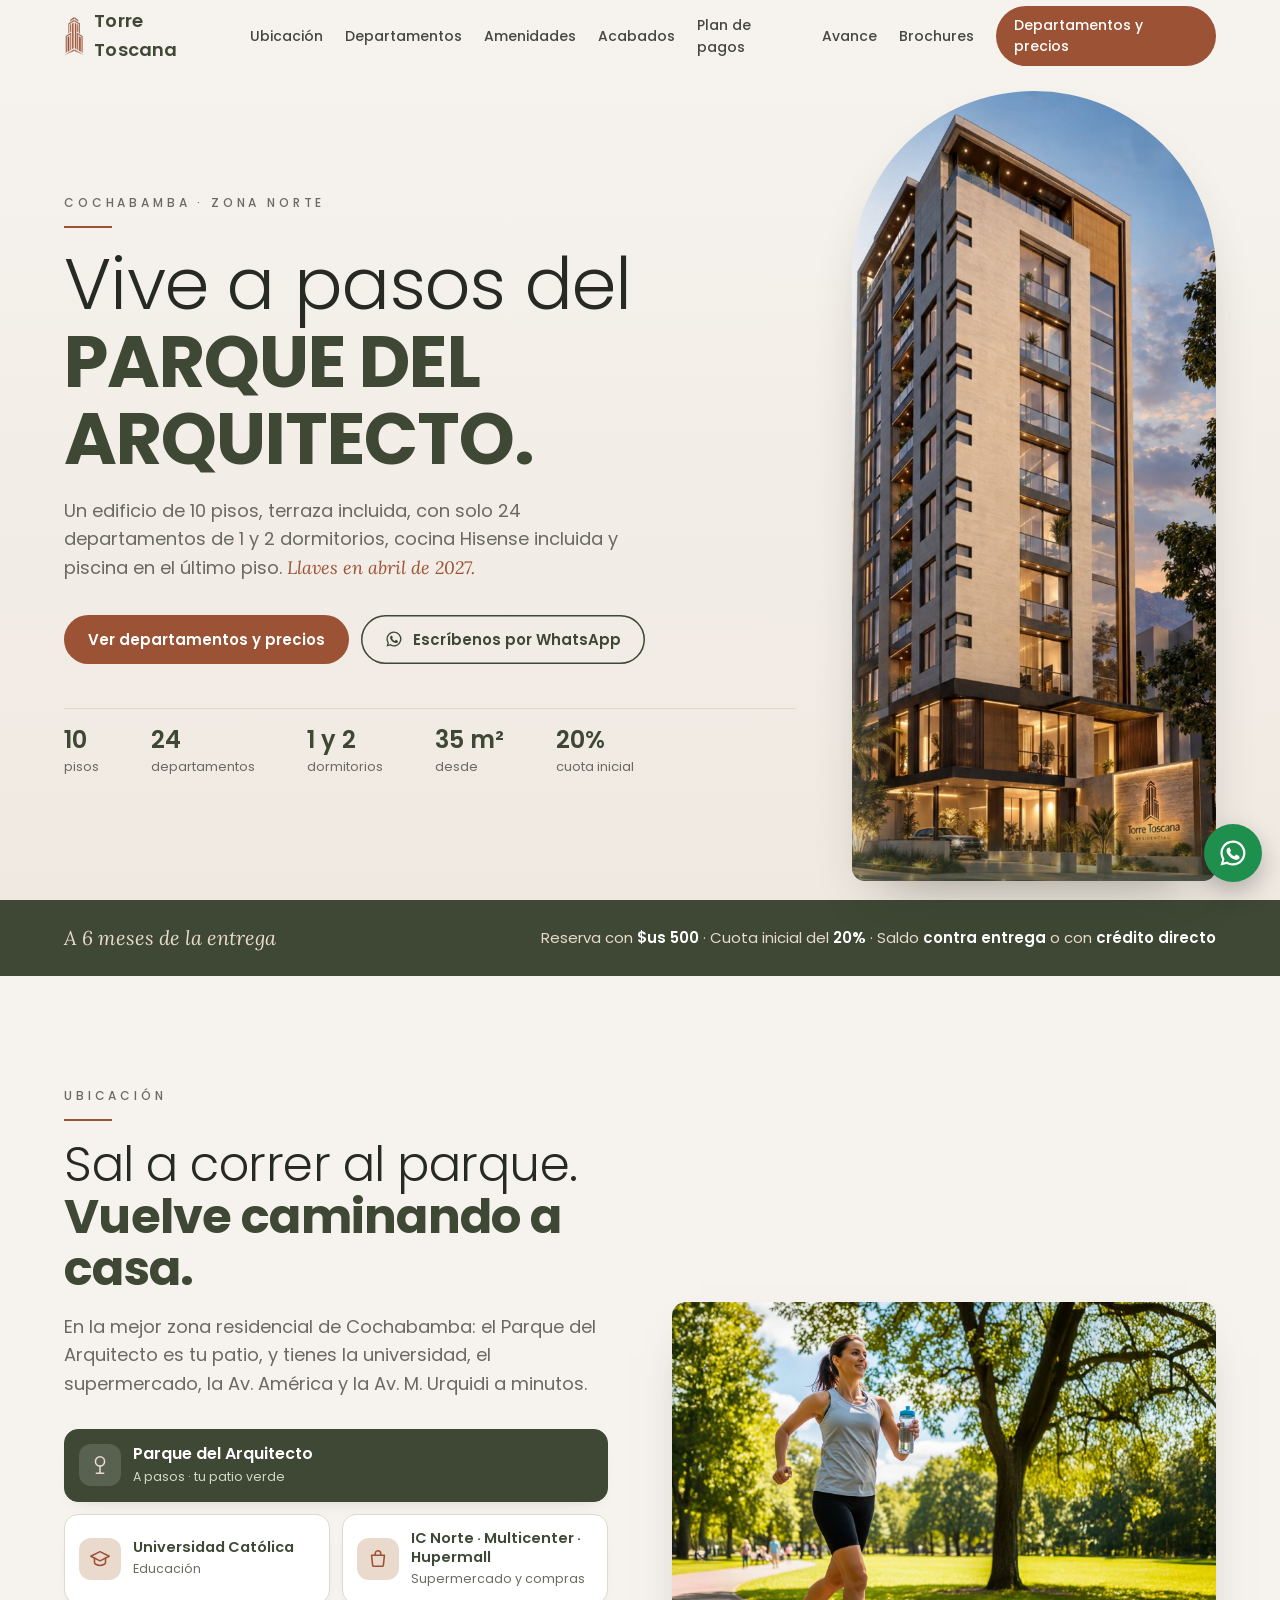
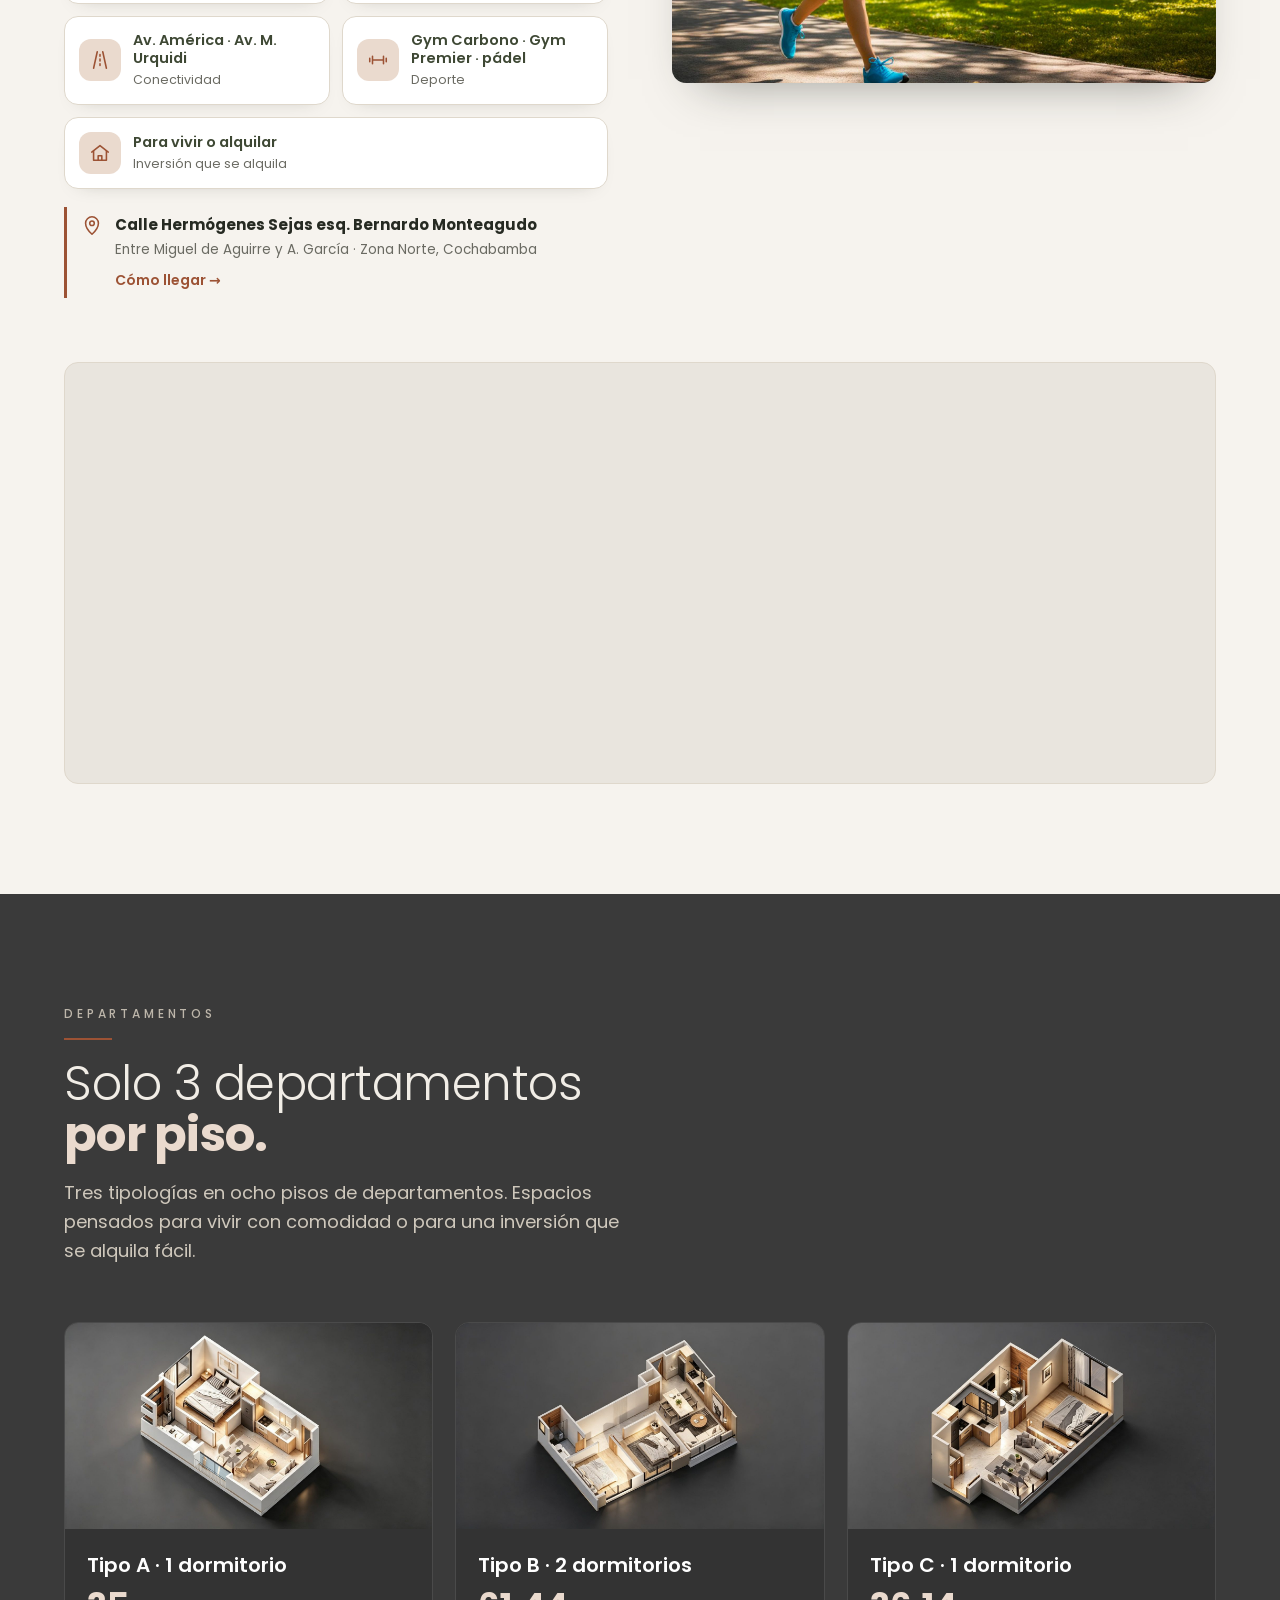
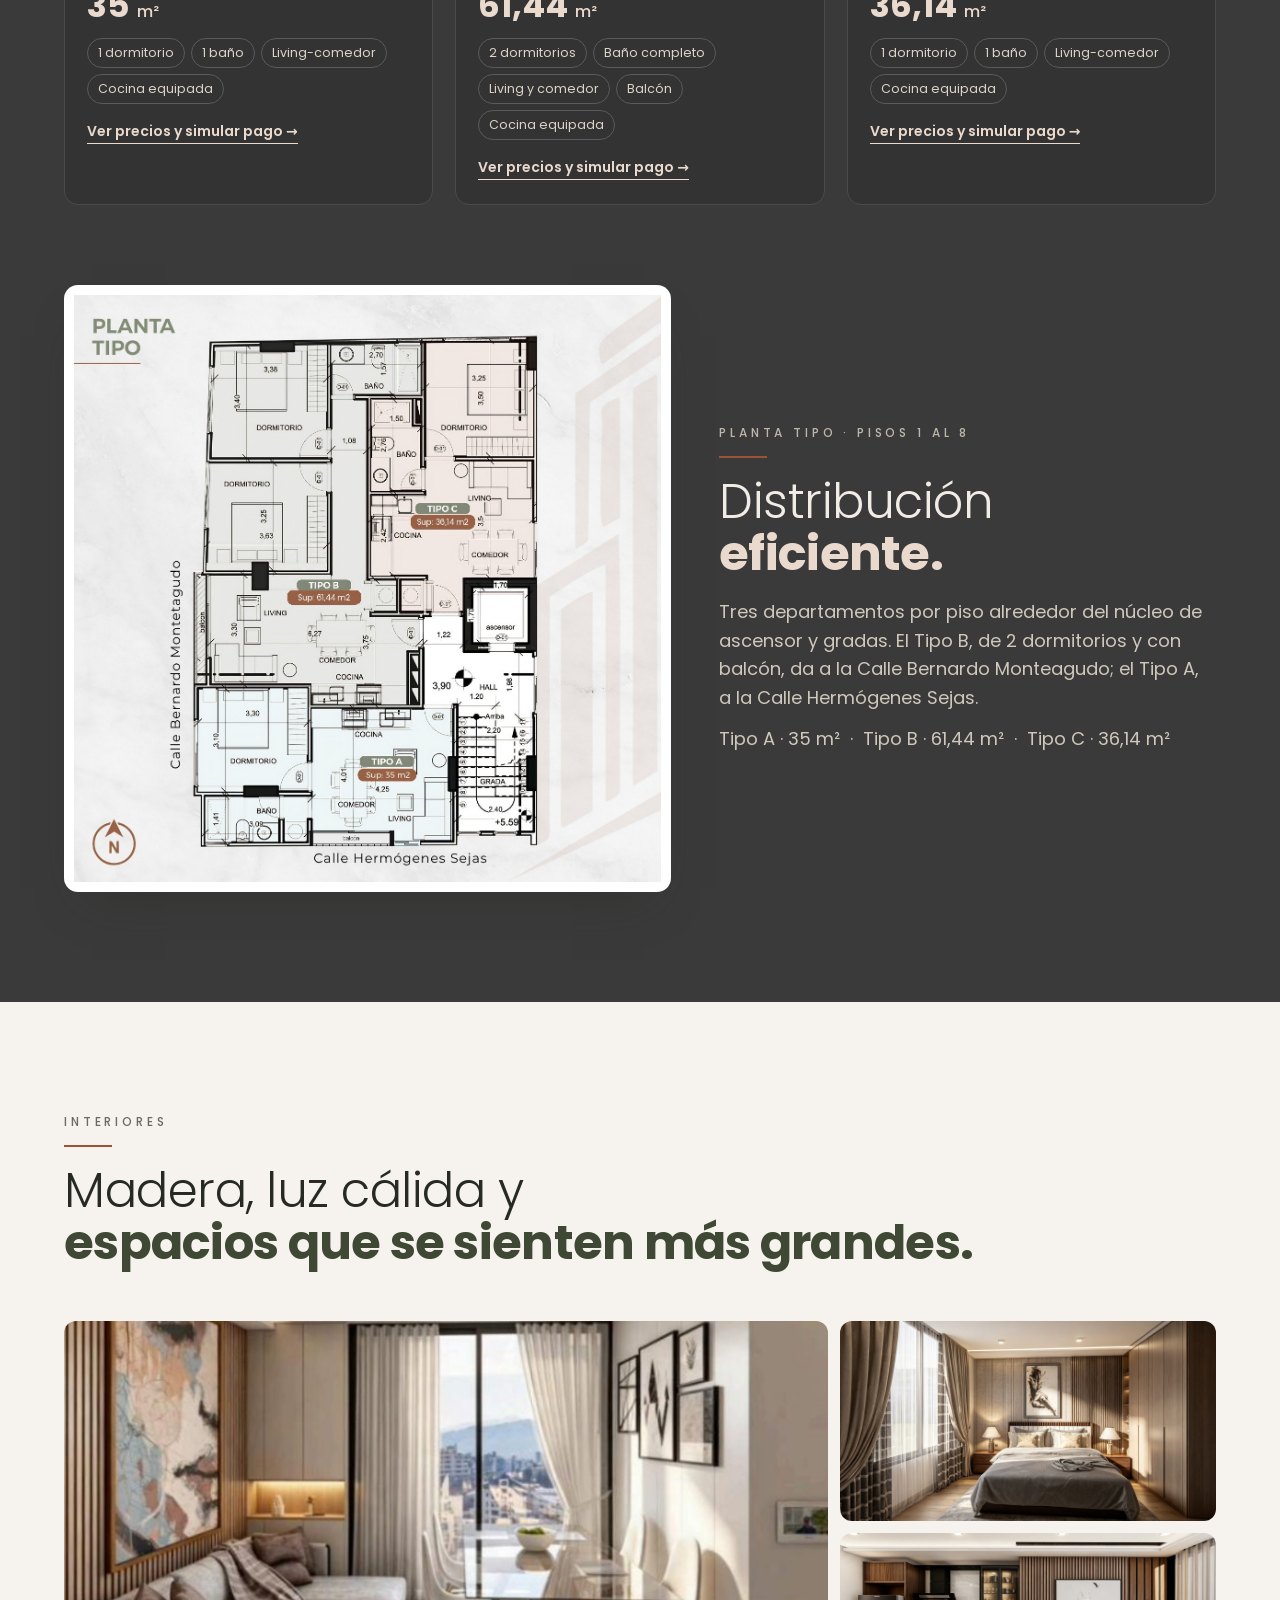
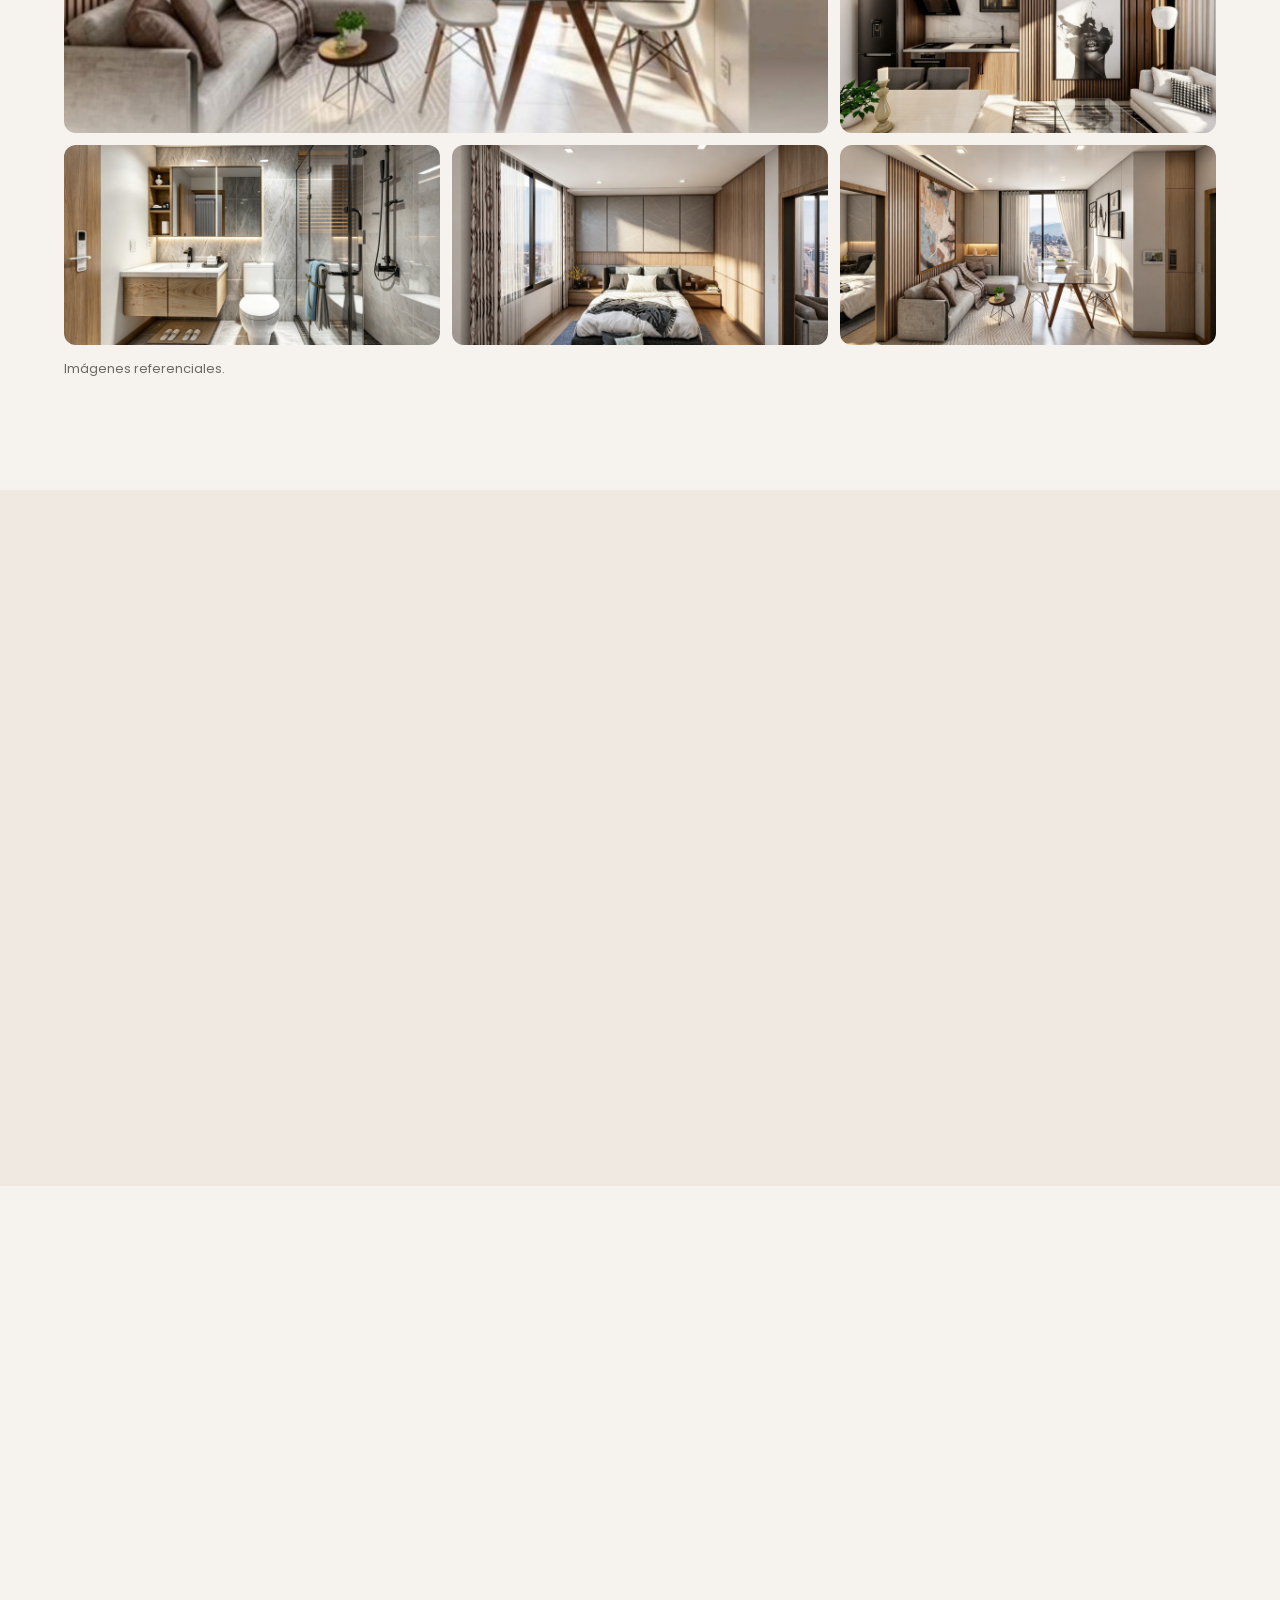
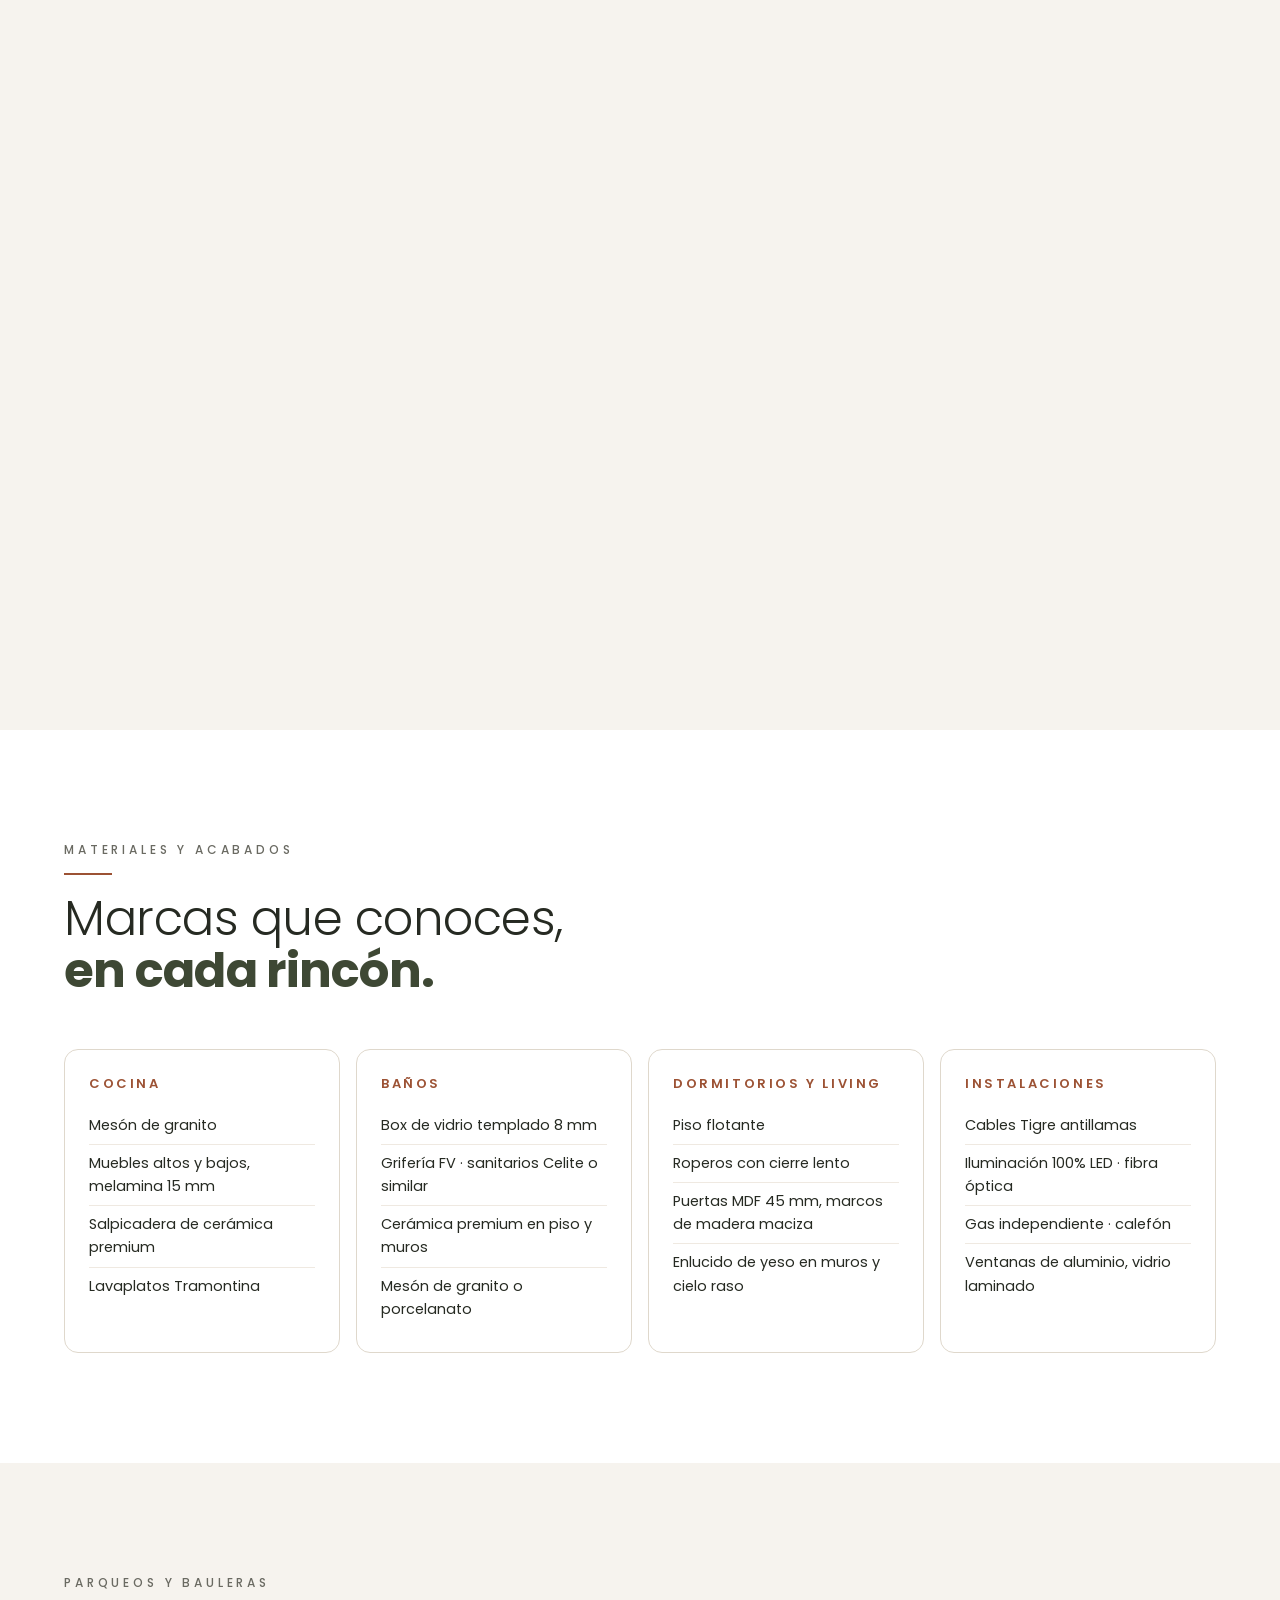
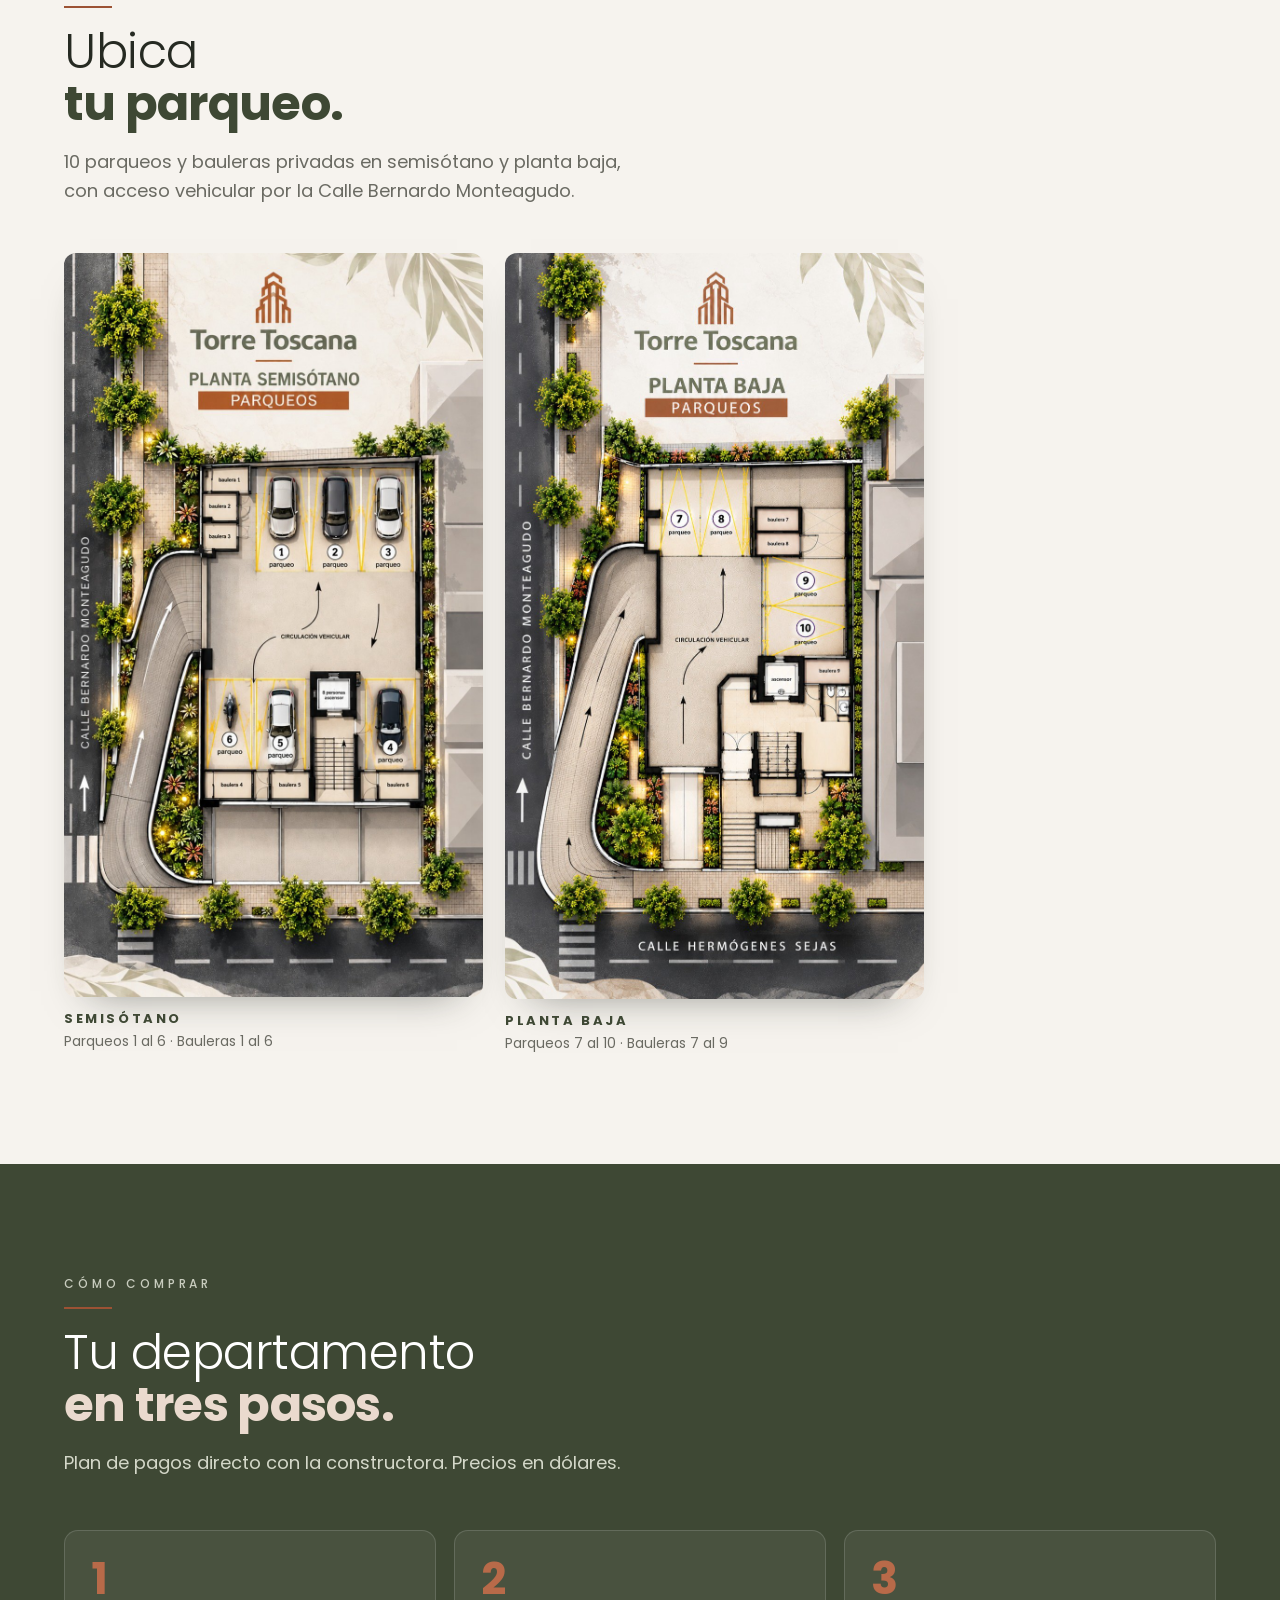
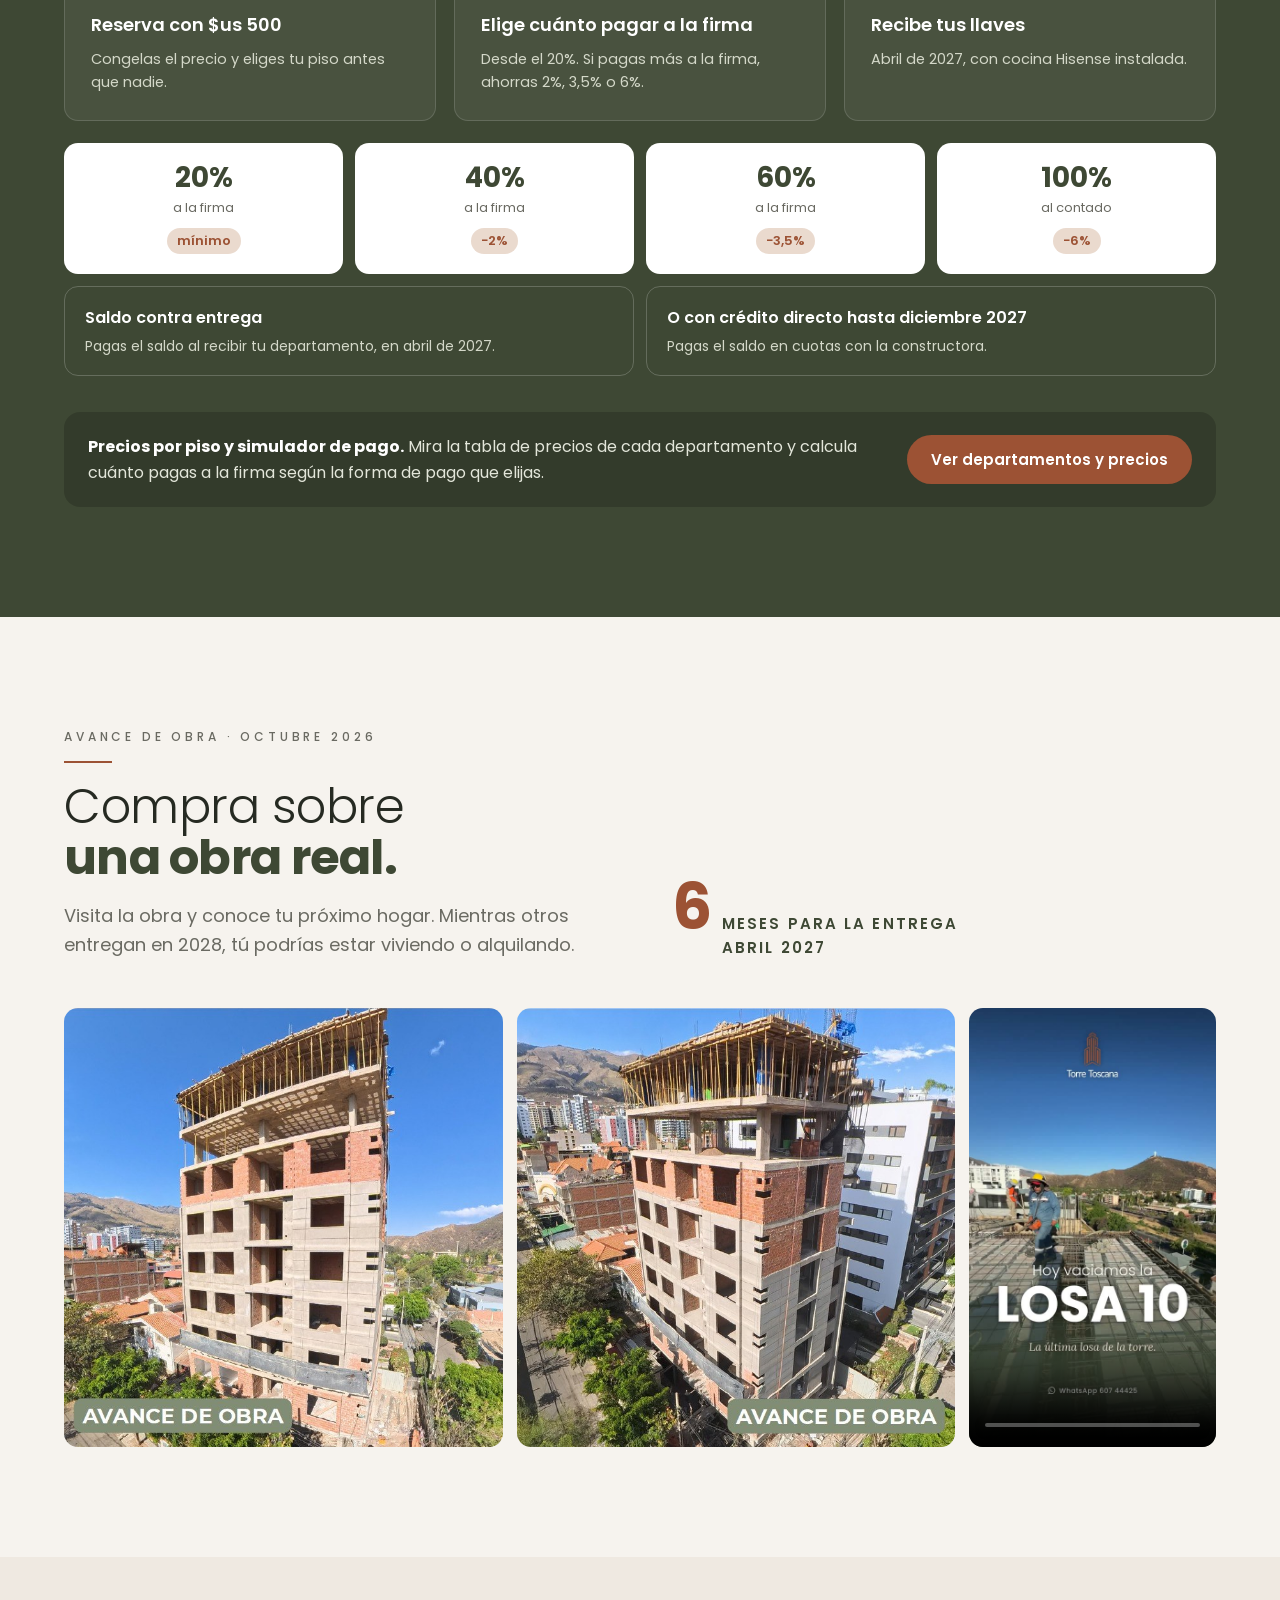
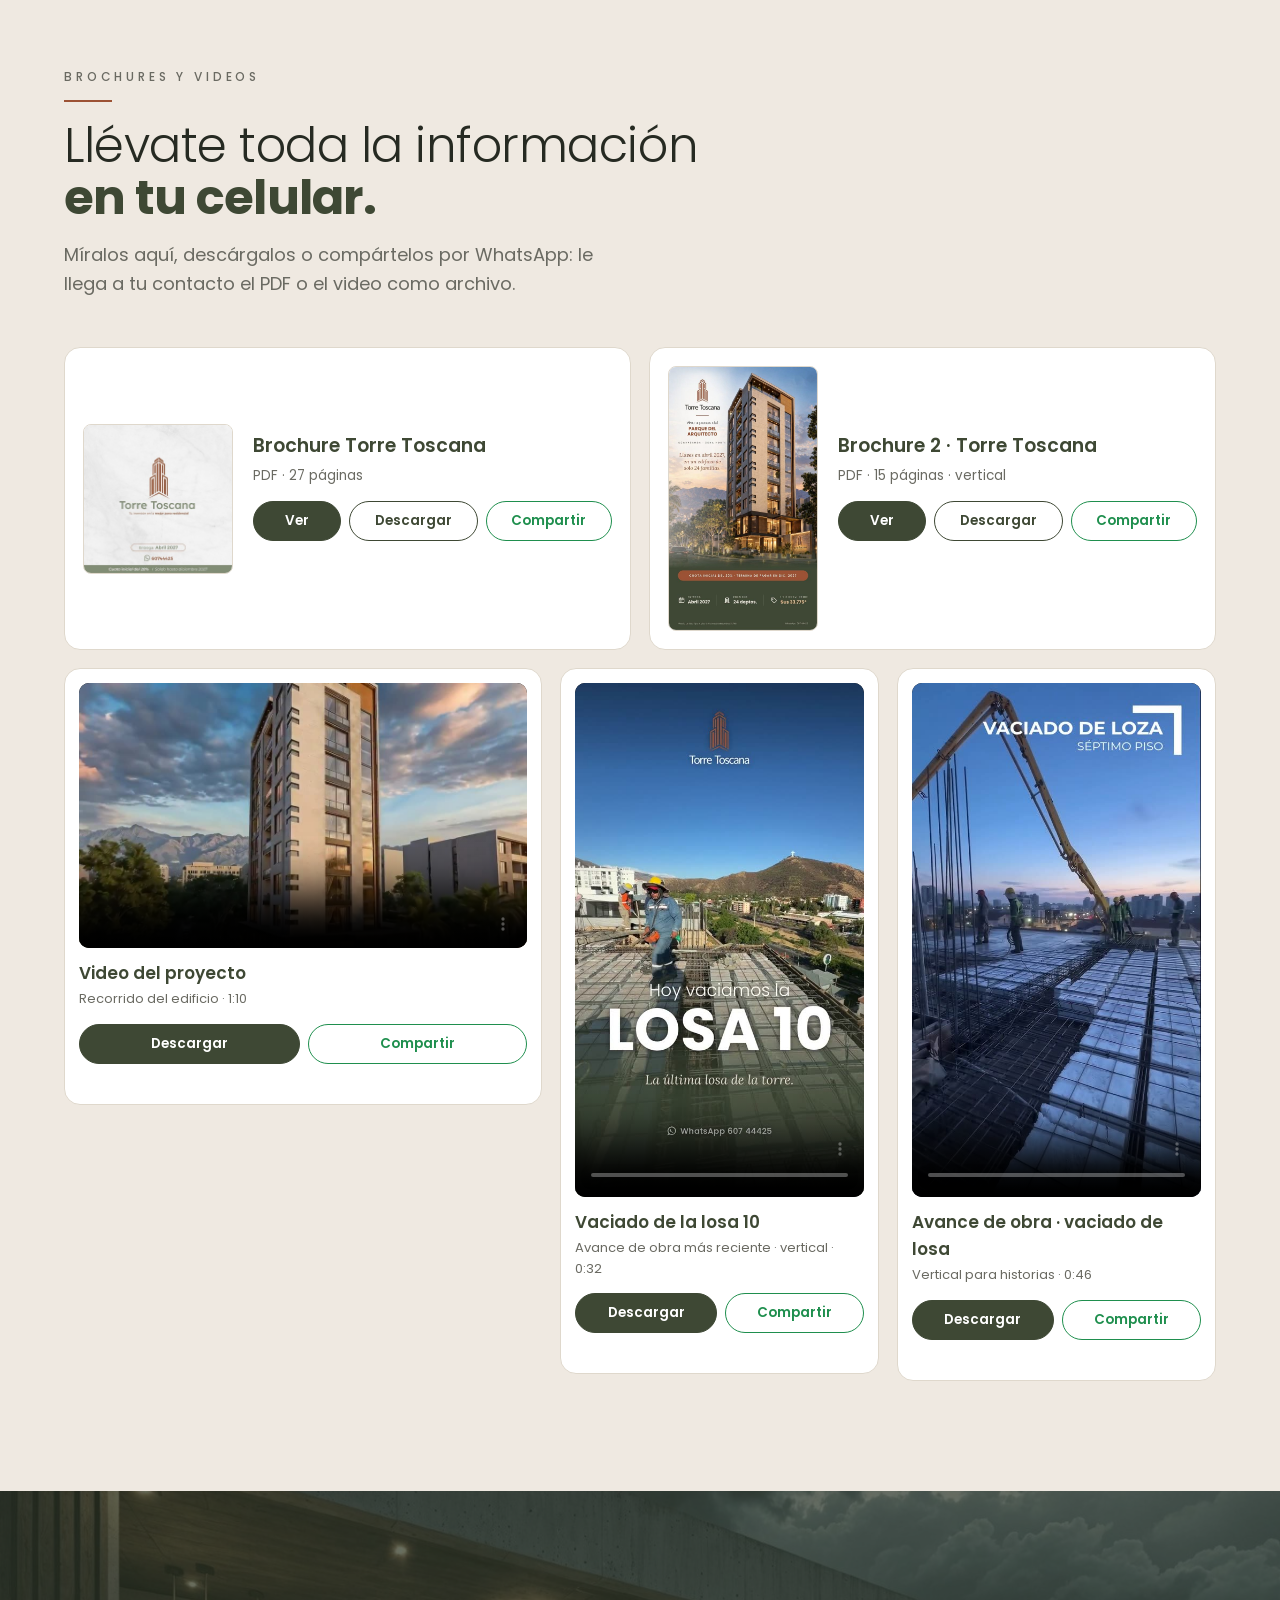
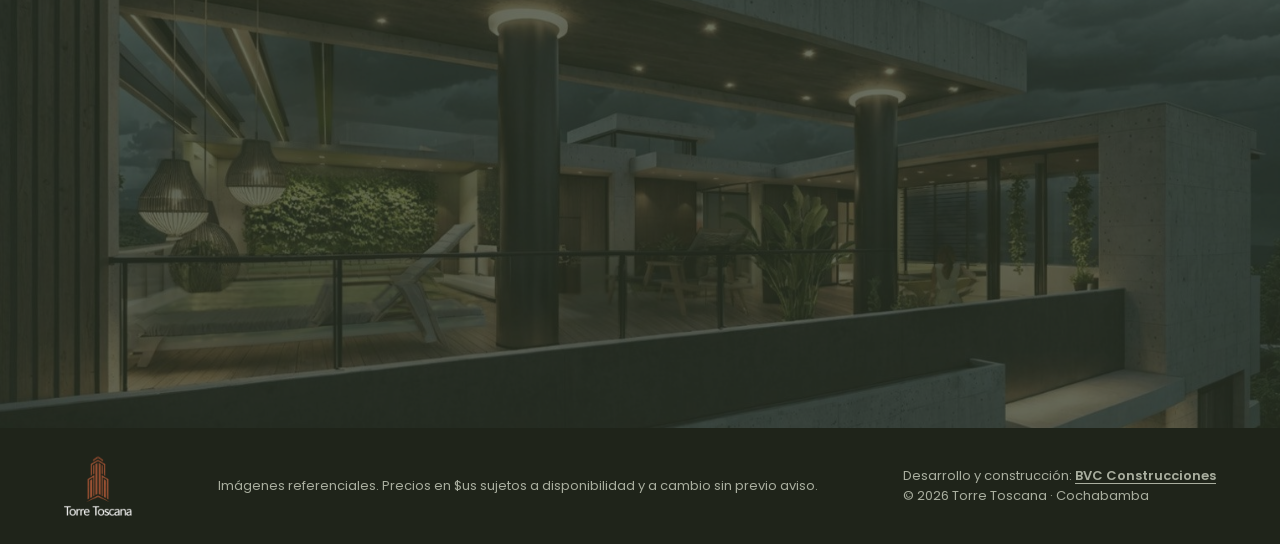
<file: index.html>
<!doctype html>
<html lang="es">
<head>
<meta charset="utf-8">
<meta name="viewport" content="width=device-width,initial-scale=1,viewport-fit=cover">
<!-- publicado 2026-11-05 balcón Tipo A -->
<title>Torre Toscana · Departamentos en Zona Norte, Cochabamba</title>
<meta name="description" content="Torre Toscana: edificio de 24 departamentos de 1 y 2 dormitorios a pasos del Parque del Arquitecto, Zona Norte de Cochabamba. Entrega abril 2027. Cuota inicial del 20%.">
<meta property="og:title" content="Torre Toscana · Vive a pasos del Parque del Arquitecto">
<meta property="og:description" content="24 departamentos de 1 y 2 dormitorios en Zona Norte, Cochabamba. Entrega abril 2027.">
<meta property="og:image" content="https://torre-toscana.com/img/fachada-full.jpg">
<meta property="og:type" content="website">
<meta property="og:url" content="https://torre-toscana.com/">
<link rel="canonical" href="https://torre-toscana.com/">
<meta name="theme-color" content="#3e4834">
<link rel="icon" href="img/favicon.png">
<link rel="preconnect" href="https://fonts.googleapis.com">
<link rel="preconnect" href="https://fonts.gstatic.com" crossorigin>
<link href="https://fonts.googleapis.com/css2?family=Lora:ital,wght@1,400;1,500&family=Poppins:wght@300;400;500;600;700&display=swap" rel="stylesheet">
<link rel="stylesheet" href="/estilo.css?v=8">
<!-- Meta Pixel Code -->
<script>
!function(f,b,e,v,n,t,s)
{if(f.fbq)return;n=f.fbq=function(){n.callMethod?
n.callMethod.apply(n,arguments):n.queue.push(arguments)};
if(!f._fbq)f._fbq=n;n.push=n;n.loaded=!0;n.version='2.0';
n.queue=[];t=b.createElement(e);t.async=!0;
t.src=v;s=b.getElementsByTagName(e)[0];
s.parentNode.insertBefore(t,s)}(window, document,'script',
'https://connect.facebook.net/en_US/fbevents.js');
fbq('init', '1004506519348487');
fbq('track', 'PageView');
document.addEventListener('click',function(e){var a=e.target.closest&&e.target.closest('a[href*="wa.me"],a[href*="api.whatsapp.com"]');if(a&&window.fbq){var z=a.href.indexOf('59160744425')<0?'Compartir':a.closest('#simulador')?'Simulador':a.closest('#unidades')?'Departamento':a.closest('.flota')?'BotonFlotante':'BotonPagina';var ad=false;try{ad=(Date.now()-(+localStorage.getItem('tt_fb')||0))<7*864e5;}catch(x){}if(z!=='Compartir'){fbq('track','Contact',{content_name:z,content_category:ad?'anuncio':'organico'});}fbq('trackCustom','WhatsApp_'+z,{origen:ad?'anuncio':'organico'});}},true);
(function(){var K='tt_fb',W='wa.me/59160744425';try{if(/[?&](fbclid=|utm_source=(facebook|fb|instagram|ig|meta)\b)/i.test(location.search)||/(^|\.)(facebook|instagram)\.com/i.test((document.referrer.split('/')[2])||'')){localStorage.setItem(K,String(Date.now()));}}catch(e){}
function vieneDeAnuncio(){try{var t=+localStorage.getItem(K);return !!t&&(Date.now()-t)<7*864e5;}catch(e){return false;}}
document.addEventListener('click',function(e){var a=e.target.closest&&e.target.closest('a[href*="'+W+'"]');if(!a||!vieneDeAnuncio())return;try{var u=new URL(a.href);var t=u.searchParams.get('text')||'Hola, me interesa Torre Toscana';if(t.indexOf('TSC7:')!==0){a.href=u.origin+u.pathname+'?text='+encodeURIComponent('TSC7: '+t);}}catch(err){}},true);})();
</script>
<noscript><img height="1" width="1" style="display:none"
src="https://www.facebook.com/tr?id=1004506519348487&ev=PageView&noscript=1"
/></noscript>
<!-- End Meta Pixel Code -->
</head>
<body>

<header class="nav" id="nav">
  <div class="wrap">
    <a class="marca" href="#inicio" aria-label="Torre Toscana, inicio"><img src="img/icono.png" alt=""><span>Torre Toscana</span></a>
    <nav class="links" id="links" aria-label="Secciones">
      <a href="#ubicacion">Ubicación</a>
      <a href="#departamentos">Departamentos</a>
      <a href="#amenidades">Amenidades</a>
      <a href="#acabados">Acabados</a>
      <a href="#pagos">Plan de pagos</a>
      <a href="#obra">Avance</a>
      <a href="#brochures">Brochures</a>
      <a class="btn btn-terra btn-sm" href="departamentos/">Departamentos y precios</a>
    </nav>
    <button class="menu-btn" id="menuBtn" aria-label="Abrir menú" aria-expanded="false" aria-controls="links">
      <svg viewBox="0 0 24 24" fill="none" stroke="currentColor" stroke-width="2" stroke-linecap="round"><path d="M4 7h16M4 12h16M4 17h16"/></svg>
    </button>
  </div>
</header>

<main>
<!-- ================= HERO ================= -->
<section class="hero" id="inicio">
  <div class="wrap">
    <div>
      <div class="eyebrow">Cochabamba · Zona Norte</div>
      <div class="raya"></div>
      <h1>Vive a pasos del <b>Parque del Arquitecto.</b></h1>
      <p class="lead">Un edificio de 10 pisos, terraza incluida, con solo 24 departamentos de 1 y 2 dormitorios, cocina Hisense incluida y piscina en el último piso. <span class="serif">Llaves en abril de 2027.</span></p>
      <div class="acciones">
        <a class="btn btn-terra" href="departamentos/">Ver departamentos y precios</a>
        <a class="btn btn-borde" href="https://wa.me/59160744425?text=Hola%2C%20me%20interesa%20Torre%20Toscana" target="_blank" rel="noopener"><svg class="ico-wa" width="18" height="18" style="width:18px;height:18px;flex:none" viewBox="0 0 24 24" fill="currentColor" aria-hidden="true"><path d="M12 2a10 10 0 0 0-8.6 15.1L2 22l5-1.3A10 10 0 1 0 12 2zm0 18.2c-1.5 0-3-.4-4.3-1.2l-.3-.2-3 .8.8-2.9-.2-.3A8.2 8.2 0 1 1 12 20.2zm4.5-6.1c-.2-.1-1.5-.7-1.7-.8-.2-.1-.4-.1-.6.1l-.8 1c-.1.2-.3.2-.5.1a6.7 6.7 0 0 1-3.3-2.9c-.2-.4.2-.4.7-1.3.1-.2 0-.3 0-.4l-.8-1.8c-.2-.5-.4-.4-.6-.4h-.5a1 1 0 0 0-.7.3 3 3 0 0 0-.9 2.2c0 1.3.9 2.5 1.1 2.7.1.2 1.8 2.8 4.4 3.9 1.6.7 2.3.8 3.1.6.5-.1 1.5-.6 1.7-1.2.2-.6.2-1.1.2-1.2-.1-.1-.3-.2-.6-.3z"/></svg>Escríbenos por WhatsApp</a>
      </div>
      <div class="datos">
        <div><b>10</b><span>pisos</span></div>
        <div><b>24</b><span>departamentos</span></div>
        <div><b>1 y 2</b><span>dormitorios</span></div>
        <div><b>35 m²</b><span>desde</span></div>
        <div><b>20%</b><span>cuota inicial</span></div>
      </div>
    </div>
    <div class="hero-img"><img src="img/portada-edificio.jpg" alt="Fachada de Torre Toscana al atardecer" fetchpriority="high"></div>
  </div>
</section>

<div class="cinta">
  <div class="wrap">
    <p><span class="serif">A 6 meses de la entrega</span></p>
    <p>Reserva con <b>$us 500</b> · Cuota inicial del <b>20%</b> · Saldo <b>contra entrega</b> o con <b>crédito directo</b></p>
  </div>
</div>

<!-- ================= UBICACIÓN ================= -->
<section id="ubicacion">
  <div class="wrap">
    <div class="dos">
      <div class="rev">
        <div class="eyebrow">Ubicación</div>
        <div class="raya"></div>
        <h2>Sal a correr al parque. <b>Vuelve caminando a casa.</b></h2>
        <p class="lead">En la mejor zona residencial de Cochabamba: el Parque del Arquitecto es tu patio, y tienes la universidad, el supermercado, la Av. América y la Av. M. Urquidi a minutos.</p>
        <ul class="cerca"><li class="top"><i><svg viewBox="0 0 24 24" fill="none" stroke="currentColor" stroke-width="1.7" stroke-linecap="round" stroke-linejoin="round" aria-hidden="true"><path d="M12 3c3 0 5 2.4 5 5.2 0 2.6-2 4.8-5 4.8s-5-2.2-5-4.8C7 5.4 9 3 12 3z"/><path d="M12 13v8M8 21h8"/></svg></i><div><b>Parque del Arquitecto</b><span>A pasos · tu patio verde</span></div></li><li><i><svg viewBox="0 0 24 24" fill="none" stroke="currentColor" stroke-width="1.7" stroke-linecap="round" stroke-linejoin="round" aria-hidden="true"><path d="M2 9l10-5 10 5-10 5z"/><path d="M6 11v5c0 1.5 3 3 6 3s6-1.5 6-3v-5"/></svg></i><div><b>Universidad Católica</b><span>Educación</span></div></li><li><i><svg viewBox="0 0 24 24" fill="none" stroke="currentColor" stroke-width="1.7" stroke-linecap="round" stroke-linejoin="round" aria-hidden="true"><path d="M5 8h14l-1.2 11.2a1 1 0 0 1-1 .8H7.2a1 1 0 0 1-1-.8z"/><path d="M9 8V6a3 3 0 0 1 6 0v2"/></svg></i><div><b>IC Norte · Multicenter · Hupermall</b><span>Supermercado y compras</span></div></li><li><i><svg viewBox="0 0 24 24" fill="none" stroke="currentColor" stroke-width="1.7" stroke-linecap="round" stroke-linejoin="round" aria-hidden="true"><path d="M5 21L9 3M19 21L15 3M12 6v2M12 11v2M12 16v2"/></svg></i><div><b>Av. América · Av. M. Urquidi</b><span>Conectividad</span></div></li><li><i><svg viewBox="0 0 24 24" fill="none" stroke="currentColor" stroke-width="1.7" stroke-linecap="round" stroke-linejoin="round" aria-hidden="true"><path d="M6 8v8M18 8v8M3 10v4M21 10v4M6 12h12"/></svg></i><div><b>Gym Carbono · Gym Premier · pádel</b><span>Deporte</span></div></li><li><i><svg viewBox="0 0 24 24" fill="none" stroke="currentColor" stroke-width="1.7" stroke-linecap="round" stroke-linejoin="round" aria-hidden="true"><path d="M3 11l9-7 9 7"/><path d="M5 10v10h14V10"/><path d="M10 20v-5h4v5"/></svg></i><div><b>Para vivir o alquilar</b><span>Inversión que se alquila</span></div></li></ul>
        <div class="direccion"><i><svg viewBox="0 0 24 24" fill="none" stroke="currentColor" stroke-width="1.7" stroke-linecap="round" stroke-linejoin="round" aria-hidden="true"><path d="M12 21s-7-6.2-7-12a7 7 0 0 1 14 0c0 5.8-7 12-7 12z"/><circle cx="12" cy="9" r="2.5"/></svg></i><div><b>Calle Hermógenes Sejas esq. Bernardo Monteagudo</b><span>Entre Miguel de Aguirre y A. García · Zona Norte, Cochabamba</span><a href="https://www.google.com/maps/search/?api=1&query=Calle+Herm%C3%B3genes+Sejas+y+Bernardo+Monteagudo,+Cochabamba,+Bolivia" target="_blank" rel="noopener">Cómo llegar →</a></div></div>
      </div>
      <div class="foto rev"><img src="img/parque.jpg" alt="Persona corriendo en el Parque del Arquitecto" loading="lazy"></div>
    </div>
    <div class="mapa rev">
      <iframe title="Mapa de ubicación de Torre Toscana" loading="lazy" referrerpolicy="no-referrer-when-downgrade"
        src="https://www.google.com/maps?q=Calle+Herm%C3%B3genes+Sejas+y+Bernardo+Monteagudo,+Cochabamba,+Bolivia&z=16&output=embed"></iframe>
    </div>
  </div>
</section>

<!-- ================= DEPARTAMENTOS ================= -->
<section class="oscuro" id="departamentos">
  <div class="wrap">
    <div class="rev">
      <div class="eyebrow">Departamentos</div>
      <div class="raya"></div>
      <h2>Solo 3 departamentos <b>por piso.</b></h2>
      <p class="lead">Tres tipologías en ocho pisos de departamentos. Espacios pensados para vivir con comodidad o para una inversión que se alquila fácil.</p>
    </div>
    <div class="tipos">
      <article class="tipo rev">
        <img src="img/tipo-a-balcon.jpg" alt="Vista isométrica del departamento Tipo A" loading="lazy">
        <div><h3>Tipo A · 1 dormitorio</h3><p class="m2">35 <small>m²</small></p>
          <ul><li>1 dormitorio</li><li>1 baño</li><li>Living-comedor</li><li>Cocina equipada</li></ul><a class="ver-precio" href="departamentos/#tipo-a">Ver precios y simular pago →</a></div>
      </article>
      <article class="tipo rev">
        <img src="img/tipo-b.jpg" alt="Vista isométrica del departamento Tipo B" loading="lazy">
        <div><h3>Tipo B · 2 dormitorios</h3><p class="m2">61,44 <small>m²</small></p>
          <ul><li>2 dormitorios</li><li>Baño completo</li><li>Living y comedor</li><li>Balcón</li><li>Cocina equipada</li></ul><a class="ver-precio" href="departamentos/#tipo-b">Ver precios y simular pago →</a></div>
      </article>
      <article class="tipo rev">
        <img src="img/tipo-c.jpg" alt="Vista isométrica del departamento Tipo C" loading="lazy">
        <div><h3>Tipo C · 1 dormitorio</h3><p class="m2">36,14 <small>m²</small></p>
          <ul><li>1 dormitorio</li><li>1 baño</li><li>Living-comedor</li><li>Cocina equipada</li></ul><a class="ver-precio" href="departamentos/#tipo-c">Ver precios y simular pago →</a></div>
      </article>
    </div>
    <div class="planta">
      <div class="foto rev"><img src="img/planta-tipo-balcon.jpg" alt="Planta tipo, pisos 1 al 8, con los tipos A, B y C" loading="lazy"></div>
      <div class="rev">
        <div class="eyebrow">Planta tipo · Pisos 1 al 8</div>
        <div class="raya"></div>
        <h2>Distribución <b>eficiente.</b></h2>
        <p class="lead">Tres departamentos por piso alrededor del núcleo de ascensor y gradas. El Tipo B, de 2 dormitorios y con balcón, da a la Calle Bernardo Monteagudo; el Tipo A, a la Calle Hermógenes Sejas.</p>
        <p class="lead" style="margin-top:12px">Tipo A · 35 m² &nbsp;·&nbsp; Tipo B · 61,44 m² &nbsp;·&nbsp; Tipo C · 36,14 m²</p>
      </div>
    </div>
  </div>
</section>

<!-- ================= INTERIORES ================= -->
<section id="interiores">
  <div class="wrap">
    <div class="rev">
      <div class="eyebrow">Interiores</div>
      <div class="raya"></div>
      <h2>Madera, luz cálida y <b>espacios que se sienten más grandes.</b></h2>
    </div>
    <div class="galeria rev" id="galeria">
      <button class="g1" data-src="img/living.jpg"><img src="img/living.jpg" alt="Living comedor con ventanal" loading="lazy"></button>
      <button class="g2" data-src="img/dormitorio.jpg"><img src="img/dormitorio.jpg" alt="Dormitorio principal" loading="lazy"></button>
      <button class="g3" data-src="img/living-cocina.jpg"><img src="img/living-cocina.jpg" alt="Living y cocina" loading="lazy"></button>
      <button class="g4" data-src="img/bano.jpg"><img src="img/bano.jpg" alt="Baño con box de vidrio templado" loading="lazy"></button>
      <button class="g5" data-src="img/dormitorio-2.jpg"><img src="img/dormitorio-2.jpg" alt="Segundo dormitorio" loading="lazy"></button>
      <button class="g6" data-src="img/living-2.jpg"><img src="img/living-2.jpg" alt="Living" loading="lazy"></button>
    </div>
    <p class="lead" style="font-size:13px;margin-top:14px">Imágenes referenciales.</p>
  </div>
</section>

<!-- ================= COCINA ================= -->
<section class="cocina">
  <div class="wrap dos">
    <div class="rev"><div class="foto" style="width:92.3%;margin:0 auto"><img src="img/cocina-hisense-2.jpg" alt="Cocina equipada con horno, encimera y campana Hisense" loading="lazy" style="height:auto;object-fit:contain"></div></div>
    <div class="rev">
      <div class="eyebrow">Incluida en tu precio</div>
      <div class="raya"></div>
      <h2>Cocina equipada <b>Hisense.</b></h2>
      <p class="lead">Cada departamento se entrega con encimera, campana y horno instalados. <span class="serif">Llegas y cocinas, sin gasto extra.</span></p>
      <div class="equipos">
        <button type="button" data-eq="0"><img src="img/hisense-horno.jpg" alt="" loading="lazy"><b>Horno empotrable</b><span>67 L · 2.200 W</span><i>Ver foto ›</i></button>
        <button type="button" data-eq="2"><img src="img/hisense-encimera.jpg" alt="" loading="lazy"><b>Encimera a gas</b><span>4 quemadores · inox</span><i>Ver foto ›</i></button>
        <button type="button" data-eq="4"><img src="img/hisense-campana.jpg" alt="" loading="lazy"><b>Campana</b><span>450 m³/h · LED</span><i>Ver foto ›</i></button>
      </div>
    </div>
  </div>
</section>

<!-- ================= AMENIDADES ================= -->
<section id="amenidades">
  <div class="wrap">
    <div class="rev">
      <div class="eyebrow">Áreas comunes · Último piso</div>
      <div class="raya"></div>
      <h2>El fin de semana <b>empieza en casa.</b></h2>
      <p class="lead">En el último piso: piscina con deck, churrasquero techado y terraza con vista a la ciudad.</p>
    </div>
    <div class="amen">
      <figure class="a1 rev"><img src="img/piscina.jpg" alt="Piscina con deck en el último piso" loading="lazy"><figcaption>Piscina con deck</figcaption></figure>
      <figure class="rev"><img src="img/churrasquero.jpg" alt="Churrasquero techado" loading="lazy"><figcaption>Churrasquero techado</figcaption></figure>
      <figure class="rev"><img src="img/terraza-noche.jpg" alt="Terraza con vista a la ciudad" loading="lazy"><figcaption>Terraza con vista</figcaption></figure>
    </div>
    <div class="iconos rev">
      <div><svg viewBox="0 0 24 24" fill="none" stroke="currentColor" stroke-width="1.6" stroke-linecap="round"><path d="M2 18c2 0 2-1.5 4-1.5S8 18 10 18s2-1.5 4-1.5 2 1.5 4 1.5 2-1.5 4-1.5"/><path d="M7 15V5a2 2 0 0 1 4 0M15 15V5a2 2 0 0 1 4 0M7 9h8"/></svg><b>Piscina</b><span>con deck</span></div>
      <div><svg viewBox="0 0 24 24" fill="none" stroke="currentColor" stroke-width="1.6" stroke-linecap="round"><path d="M4 10h16a8 8 0 0 1-16 0zM8 21l2-4M16 21l-2-4M9 6c0-1 1-1 1-2M13 6c0-1 1-1 1-2"/></svg><b>Churrasquero</b><span>techado</span></div>
      <div><svg viewBox="0 0 24 24" fill="none" stroke="currentColor" stroke-width="1.6" stroke-linecap="round"><path d="M3 21h18M5 21V9l7-5 7 5v12"/><path d="M9 21v-6h6v6"/></svg><b>Terraza</b><span>último piso</span></div>
      <div><svg viewBox="0 0 24 24" fill="none" stroke="currentColor" stroke-width="1.6" stroke-linecap="round"><rect x="5" y="3" width="14" height="18" rx="2"/><path d="M12 3v18M9 9l-1.5 2h3zM15 13l1.5-2h-3z"/></svg><b>Ascensor</b><span>para 8 personas</span></div>
      <div><svg viewBox="0 0 24 24" fill="none" stroke="currentColor" stroke-width="1.6" stroke-linecap="round"><path d="M5 17h14M6 17l1.5-6h9l1.5 6M7 17v2M17 17v2"/><circle cx="8" cy="14.5" r=".8"/><circle cx="16" cy="14.5" r=".8"/></svg><b>Parqueos</b><span>semisótano y PB</span></div>
      <div><svg viewBox="0 0 24 24" fill="none" stroke="currentColor" stroke-width="1.6" stroke-linecap="round"><rect x="4" y="4" width="16" height="16" rx="2"/><path d="M4 12h16M10 8h4M10 16h4"/></svg><b>Bauleras</b><span>privadas</span></div>
    </div>
  </div>
</section>

<!-- ================= ACABADOS ================= -->
<section id="acabados" style="background:#fff">
  <div class="wrap">
    <div class="rev">
      <div class="eyebrow">Materiales y acabados</div>
      <div class="raya"></div>
      <h2>Marcas que conoces, <b>en cada rincón.</b></h2>
    </div>
    <div class="acab">
      <div class="rev"><h3>Cocina</h3><ul><li>Mesón de granito</li><li>Muebles altos y bajos, melamina 15 mm</li><li>Salpicadera de cerámica premium</li><li>Lavaplatos Tramontina</li></ul></div>
      <div class="rev"><h3>Baños</h3><ul><li>Box de vidrio templado 8 mm</li><li>Grifería FV · sanitarios Celite o similar</li><li>Cerámica premium en piso y muros</li><li>Mesón de granito o porcelanato</li></ul></div>
      <div class="rev"><h3>Dormitorios y living</h3><ul><li>Piso flotante</li><li>Roperos con cierre lento</li><li>Puertas MDF 45 mm, marcos de madera maciza</li><li>Enlucido de yeso en muros y cielo raso</li></ul></div>
      <div class="rev"><h3>Instalaciones</h3><ul><li>Cables Tigre antillamas</li><li>Iluminación 100% LED · fibra óptica</li><li>Gas independiente · calefón</li><li>Ventanas de aluminio, vidrio laminado</li></ul></div>
    </div>
  </div>
</section>

<!-- ================= PARQUEOS ================= -->
<section id="parqueos">
  <div class="wrap">
    <div class="rev">
      <div class="eyebrow">Parqueos y bauleras</div>
      <div class="raya"></div>
      <h2>Ubica <b>tu parqueo.</b></h2>
      <p class="lead">10 parqueos y bauleras privadas en semisótano y planta baja, con acceso vehicular por la Calle Bernardo Monteagudo.</p>
    </div>
    <div class="planos">
      <figure class="rev"><img src="img/plano-semisotano.jpg" alt="Plano del semisótano: parqueos 1 al 6 y bauleras 1 al 6" loading="lazy"><figcaption><b>Semisótano</b>Parqueos 1 al 6 · Bauleras 1 al 6</figcaption></figure>
      <figure class="rev"><img src="img/plano-planta-baja.jpg" alt="Plano de planta baja: parqueos 7 al 10 y bauleras 7 al 9" loading="lazy"><figcaption><b>Planta baja</b>Parqueos 7 al 10 · Bauleras 7 al 9</figcaption></figure>
    </div>
  </div>
</section>

<!-- ================= PLAN DE PAGOS ================= -->
<section class="pagos" id="pagos">
  <div class="wrap">
    <div class="rev">
      <div class="eyebrow">Cómo comprar</div>
      <div class="raya"></div>
      <h2>Tu departamento <b>en tres pasos.</b></h2>
      <p class="lead">Plan de pagos directo con la constructora. Precios en dólares.</p>
    </div>
    <div class="pasos">
      <div class="paso rev"><div class="n">1</div><h3>Reserva con $us 500</h3><p>Congelas el precio y eliges tu piso antes que nadie.</p></div>
      <div class="paso rev"><div class="n">2</div><h3>Elige cuánto pagar a la firma</h3><p>Desde el 20%. Si pagas más a la firma, ahorras 2%, 3,5% o 6%.</p></div>
      <div class="paso rev"><div class="n">3</div><h3>Recibe tus llaves</h3><p>Abril de 2027, con cocina Hisense instalada.</p></div>
    </div>
    <div class="modal-tabla rev">
      <div><b>20%</b><span>a la firma</span><br><span class="desc">mínimo</span></div>
      <div><b>40%</b><span>a la firma</span><br><span class="desc">−2%</span></div>
      <div><b>60%</b><span>a la firma</span><br><span class="desc">−3,5%</span></div>
      <div><b>100%</b><span>al contado</span><br><span class="desc">−6%</span></div>
    </div>
    <div class="saldo rev">
      <div><b>Saldo contra entrega</b><p>Pagas el saldo al recibir tu departamento, en abril de 2027.</p></div>
      <div><b>O con crédito directo hasta diciembre 2027</b><p>Pagas el saldo en cuotas con la constructora.</p></div>
    </div>
    <div class="cta-disp rev">
      <p><b>Precios por piso y simulador de pago.</b> Mira la tabla de precios de cada departamento y calcula cuánto pagas a la firma según la forma de pago que elijas.</p>
      <a class="btn btn-terra" href="departamentos/">Ver departamentos y precios</a>
    </div>
  </div>
</section>

<!-- ================= AVANCE ================= -->
<section id="obra">
  <div class="wrap">
    <div class="dos" style="align-items:end">
      <div class="rev">
        <div class="eyebrow">Avance de obra · Octubre 2026</div>
        <div class="raya"></div>
        <h2>Compra sobre <b>una obra real.</b></h2>
        <p class="lead">Visita la obra y conoce tu próximo hogar. Mientras otros entregan en 2028, tú podrías estar viviendo o alquilando.</p>
      </div>
      <div class="rev"><div class="seis"><b>6</b><span>meses para la entrega<br>abril 2027</span></div></div>
    </div>
    <div class="obra">
      <img class="rev" src="img/obra-1.jpg" alt="Foto actual de la obra de Torre Toscana">
      <img class="rev" src="img/obra-2.jpg" alt="Foto actual de la obra desde otro ángulo">
      <div class="ov rev"><video controls playsinline preload="metadata" poster="img/poster-losa-10.jpg" src="toscana/Torre_Toscana_Losa_10.mp4"></video></div>
    </div>
  </div>
</section>

<!-- ================= BROCHURES Y VIDEOS ================= -->
<section class="recursos" id="brochures">
  <div class="wrap">
    <div class="rev">
      <div class="eyebrow">Brochures y videos</div>
      <div class="raya"></div>
      <h2>Llévate toda la información <b>en tu celular.</b></h2>
      <p class="lead">Míralos aquí, descárgalos o compártelos por WhatsApp: le llega a tu contacto el PDF o el video como archivo.</p>
    </div>
    <div class="docs">
      <div class="doc rev">
        <a href="toscana/Torre_Toscana_Brochure_v6.pdf" target="_blank" rel="noopener"><img src="img/portada-brochure-c.jpg" alt="Portada del Brochure Torre Toscana"></a>
        <div><h3>Brochure Torre Toscana</h3><p>PDF · 27 páginas</p>
          <div class="bts"><a class="p" href="toscana/Torre_Toscana_Brochure_v6.pdf" target="_blank" rel="noopener">Ver</a><a href="toscana/Torre_Toscana_Brochure_v6.pdf" download>Descargar</a><button class="w" data-f="b1">Compartir</button></div>
          <div class="estado" id="e_b1"></div></div>
      </div>
      <div class="doc rev">
        <a href="toscana/Torre_Toscana_Brochure_2_v6.pdf" target="_blank" rel="noopener"><img src="img/portada-brochure-2c.jpg" alt="Portada del Brochure 2 Torre Toscana"></a>
        <div><h3>Brochure 2 · Torre Toscana</h3><p>PDF · 15 páginas · vertical</p>
          <div class="bts"><a class="p" href="toscana/Torre_Toscana_Brochure_2_v6.pdf" target="_blank" rel="noopener">Ver</a><a href="toscana/Torre_Toscana_Brochure_2_v6.pdf" download>Descargar</a><button class="w" data-f="b2">Compartir</button></div>
          <div class="estado" id="e_b2"></div></div>
      </div>
    </div>
    <div class="vids">
      <div class="vid rev">
        <video controls playsinline preload="metadata" poster="img/poster-proyecto.jpg" src="toscana/Torre_Toscana_Video_Proyecto.mp4"></video>
        <h3>Video del proyecto</h3><p>Recorrido del edificio · 1:10</p>
        <div class="bts"><a class="p" href="toscana/Torre_Toscana_Video_Proyecto.mp4" download>Descargar</a><button class="w" data-f="v1">Compartir</button></div>
        <div class="estado" id="e_v1"></div>
      </div>
      <div class="vid vert rev">
        <video controls playsinline preload="metadata" poster="img/poster-losa-10.jpg" src="toscana/Torre_Toscana_Losa_10.mp4"></video>
        <h3>Vaciado de la losa 10</h3><p>Avance de obra más reciente · vertical · 0:32</p>
        <div class="bts"><a class="p" href="toscana/Torre_Toscana_Losa_10.mp4" download>Descargar</a><button class="w" data-f="v3">Compartir</button></div>
        <div class="estado" id="e_v3"></div>
      </div>
      <div class="vid vert rev">
        <video controls playsinline preload="metadata" poster="img/poster-avance.jpg" src="toscana/Torre_Toscana_Avance_de_Obra.mp4"></video>
        <h3>Avance de obra · vaciado de losa</h3><p>Vertical para historias · 0:46</p>
        <div class="bts"><a class="p" href="toscana/Torre_Toscana_Avance_de_Obra.mp4" download>Descargar</a><button class="w" data-f="v2">Compartir</button></div>
        <div class="estado" id="e_v2"></div>
      </div>
    </div>
  </div>
</section>

<!-- ================= CONTACTO ================= -->
<section class="contacto" id="contacto">
  <div class="fondo" aria-hidden="true"></div>
  <div class="wrap">
    <div class="rev">
      <div class="eyebrow" style="color:#c9cdbf">Quedan pocas unidades</div>
      <div class="raya"></div>
      <h2>Elige tu piso <b>antes que se vaya.</b></h2>
      <p>Agenda tu visita a la obra o pide tu cotización. Te respondemos por WhatsApp.</p>
      <p class="datos-c">Oficina: Torre Norte, piso 5, of. 5-B · Av. América entre Santa Cruz y Villarroel<br>Desarrolla y construye <a class="bvc" href="https://cbarrera.com" target="_blank" rel="noopener">BVC Construcciones</a> · Comercializa Barú Ventas, expertos en proyectos inmobiliarios.</p>
    </div>
    <div class="acciones rev">
      <a class="btn btn-wa" href="https://wa.me/59160744425?text=Hola%2C%20quiero%20agendar%20una%20visita%20a%20Torre%20Toscana" target="_blank" rel="noopener"><svg class="ico-wa" width="18" height="18" style="width:18px;height:18px;flex:none" viewBox="0 0 24 24" fill="currentColor" aria-hidden="true"><path d="M12 2a10 10 0 0 0-8.6 15.1L2 22l5-1.3A10 10 0 1 0 12 2zm0 18.2c-1.5 0-3-.4-4.3-1.2l-.3-.2-3 .8.8-2.9-.2-.3A8.2 8.2 0 1 1 12 20.2zm4.5-6.1c-.2-.1-1.5-.7-1.7-.8-.2-.1-.4-.1-.6.1l-.8 1c-.1.2-.3.2-.5.1a6.7 6.7 0 0 1-3.3-2.9c-.2-.4.2-.4.7-1.3.1-.2 0-.3 0-.4l-.8-1.8c-.2-.5-.4-.4-.6-.4h-.5a1 1 0 0 0-.7.3 3 3 0 0 0-.9 2.2c0 1.3.9 2.5 1.1 2.7.1.2 1.8 2.8 4.4 3.9 1.6.7 2.3.8 3.1.6.5-.1 1.5-.6 1.7-1.2.2-.6.2-1.1.2-1.2-.1-.1-.3-.2-.6-.3z"/></svg>WhatsApp 607 44425</a>
      <a class="btn btn-terra" href="departamentos/">Ver departamentos y precios</a>
      <a class="btn btn-borde" style="color:#fff;box-shadow:inset 0 0 0 1.5px #fff" href="tel:+59160744425">Llamar</a>
    </div>
  </div>
</section>
</main>

<footer>
  <div class="wrap">
    <img src="img/logo-claro.png" alt="Torre Toscana">
    <span>Imágenes referenciales. Precios en $us sujetos a disponibilidad y a cambio sin previo aviso.</span>
    <span>Desarrollo y construcción: <a class="bvc" href="https://cbarrera.com" target="_blank" rel="noopener">BVC Construcciones</a><br>© 2026 Torre Toscana · Cochabamba</span>
  </div>
</footer>

<a class="flota" href="https://wa.me/59160744425?text=Hola%2C%20me%20interesa%20Torre%20Toscana" target="_blank" rel="noopener" aria-label="Escribir por WhatsApp">
  <svg viewBox="0 0 24 24" fill="currentColor"><path d="M12 2a10 10 0 0 0-8.6 15.1L2 22l5-1.3A10 10 0 1 0 12 2zm0 18.2c-1.5 0-3-.4-4.3-1.2l-.3-.2-3 .8.8-2.9-.2-.3A8.2 8.2 0 1 1 12 20.2zm4.5-6.1c-.2-.1-1.5-.7-1.7-.8-.2-.1-.4-.1-.6.1l-.8 1c-.1.2-.3.2-.5.1a6.7 6.7 0 0 1-3.3-2.9c-.2-.4.2-.4.7-1.3.1-.2 0-.3 0-.4l-.8-1.8c-.2-.5-.4-.4-.6-.4h-.5a1 1 0 0 0-.7.3 3 3 0 0 0-.9 2.2c0 1.3.9 2.5 1.1 2.7.1.2 1.8 2.8 4.4 3.9 1.6.7 2.3.8 3.1.6.5-.1 1.5-.6 1.7-1.2.2-.6.2-1.1.2-1.2-.1-.1-.3-.2-.6-.3z"/></svg>
</a>

<script>
(function(){
  // Barra superior sólida al hacer scroll
  const nav = document.getElementById('nav');
  const onScroll = () => nav.classList.toggle('solid', window.scrollY > 20);
  onScroll(); window.addEventListener('scroll', onScroll, {passive:true});

  // Menú móvil
  const btn = document.getElementById('menuBtn'), links = document.getElementById('links');
  btn.addEventListener('click', () => { const o = links.classList.toggle('open'); btn.setAttribute('aria-expanded', o); });
  links.querySelectorAll('a').forEach(a => a.addEventListener('click', () => { links.classList.remove('open'); btn.setAttribute('aria-expanded', false); }));

  // Aparición suave
  if ('IntersectionObserver' in window) {
    const io = new IntersectionObserver(es => es.forEach(e => { if (e.isIntersecting) { e.target.classList.add('in'); io.unobserve(e.target); } }), {rootMargin:'0px 0px -8% 0px'});
    document.querySelectorAll('.rev').forEach(el => io.observe(el));
  } else document.querySelectorAll('.rev').forEach(el => el.classList.add('in'));

  // Galería ampliada
  document.querySelectorAll('#galeria button').forEach(b => b.addEventListener('click', () => {
    const lb = document.createElement('div'); lb.className = 'lightbox'; lb.setAttribute('role','dialog'); lb.setAttribute('aria-modal','true');
    lb.innerHTML = '<img src="' + b.dataset.src + '" alt="' + b.querySelector('img').alt + '"><button aria-label="Cerrar">✕</button>';
    const cerrar = () => { lb.remove(); document.removeEventListener('keydown', esc); b.focus(); };
    const esc = e => { if (e.key === 'Escape') cerrar(); };
    lb.addEventListener('click', e => { if (e.target === lb || e.target.tagName === 'BUTTON') cerrar(); });
    document.addEventListener('keydown', esc); document.body.appendChild(lb); lb.querySelector('button').focus();
  }));

  // Compartir el archivo directo por WhatsApp (menú de compartir del teléfono)
  const ITEMS = {
    b1:{t:'Brochure Torre Toscana', f:'Torre_Toscana_Brochure_v6.pdf', type:'application/pdf'},
    b2:{t:'Brochure 2 · Torre Toscana', f:'Torre_Toscana_Brochure_2_v6.pdf', type:'application/pdf'},
    v1:{t:'Video del proyecto · Torre Toscana', f:'Torre_Toscana_Video_Proyecto.mp4', type:'video/mp4'},
    v2:{t:'Avance de obra · Torre Toscana', f:'Torre_Toscana_Avance_de_Obra.mp4', type:'video/mp4'},
    v3:{t:'Vaciado de la losa 10 · Torre Toscana', f:'Torre_Toscana_Losa_10.mp4', type:'video/mp4'}
  };
  const cache = {};
  function preparar(k, est){
    if (cache[k]) return cache[k];
    const it = ITEMS[k];
    cache[k] = (async () => {
      const r = await fetch('toscana/' + it.f, {cache: 'no-cache'});
      if (!r.ok) throw new Error('No se encontró el archivo');
      const total = +r.headers.get('content-length') || 0;
      let blob;
      if (r.body && r.body.getReader) {
        const rd = r.body.getReader(), partes = []; let n = 0;
        for (;;) { const {done, value} = await rd.read(); if (done) break; partes.push(value); n += value.length;
          est.textContent = 'Preparando… ' + (total ? Math.round(n * 100 / total) + '%' : (n / 1048576).toFixed(1) + ' MB'); }
        blob = new Blob(partes, {type: it.type});
      } else blob = await r.blob();
      return new File([blob], it.f, {type: it.type});
    })().catch(e => { delete cache[k]; throw e; });
    return cache[k];
  }
  const enlaceWA = k => 'https://wa.me/?text=' + encodeURIComponent(ITEMS[k].t + ': ' + location.origin + '/toscana/' + ITEMS[k].f);
  document.querySelectorAll('button[data-f]').forEach(b => b.addEventListener('click', async () => {
    const k = b.dataset.f, est = document.getElementById('e_' + k);
    if (!navigator.canShare || !navigator.share) { window.open(enlaceWA(k), '_blank'); return; }
    let file;
    try { file = await preparar(k, est); } catch (e) { est.textContent = e.message; return; }
    if (!navigator.canShare({files:[file]})) { window.open(enlaceWA(k), '_blank'); return; }
    try { await navigator.share({files:[file], title: ITEMS[k].t}); est.textContent = ''; b.classList.remove('listo'); b.textContent = 'Compartir'; }
    catch (e) {
      if (e.name === 'AbortError') { est.textContent = ''; return; }
      // El archivo tardó en descargar: el teléfono pide un toque más
      b.classList.add('listo'); b.textContent = 'Enviar por WhatsApp'; est.textContent = 'Listo. Toca «Enviar por WhatsApp».';
    }
  }));
})();
</script>

<div class="eqm" id="eqm" role="dialog" aria-modal="true" aria-labelledby="eqmT" hidden>
  <div class="eqm-caja">
    <button type="button" class="eqm-x" aria-label="Cerrar">✕</button>
    <div class="eqm-pista" id="eqmPista"></div>
    <button type="button" class="eqm-f eqm-prev" aria-label="Anterior">‹</button>
    <button type="button" class="eqm-f eqm-next" aria-label="Siguiente">›</button>
    <div class="eqm-pie"><b id="eqmT"></b><div class="eqm-dots" id="eqmDots"></div></div>
  </div>
</div>
<script>
(function(){
  const EQ = [
    {t:'Horno empotrable Hisense', img:'img/hisense-horno.jpg', f:['Capacidad de 67 litros','Potencia de 2.200 W','Acabado negro con puerta de vidrio','Controles de perilla','Empotrado en el mueble de cocina']},
    {t:'Encimera a gas Hisense', img:'img/hisense-encimera.jpg', f:['4 quemadores a gas','Quemador grande para olla y wok','Cubierta de acero inoxidable','Parrillas de hierro fundido','Controles frontales de perilla']},
    {t:'Campana extractora Hisense', img:'img/hisense-campana.jpg', f:['Succión de 450 m³/h','Iluminación LED','Acero inoxidable','Diseño telescópico, se integra bajo el mueble alto']}
  ];
  const slides = [];
  EQ.forEach(e => { slides.push({t:e.t, h:'<img src="' + e.img + '" alt="' + e.t + '">'}); slides.push({t:e.t, h:'<div class="eqm-spec"><span>Características</span><h3>' + e.t + '</h3><ul>' + e.f.map(x => '<li>' + x + '</li>').join('') + '</ul><p>Incluido en todos los departamentos, instalado y sin costo extra.</p></div>'}); });
  const m = document.getElementById('eqm'), pista = document.getElementById('eqmPista'), tit = document.getElementById('eqmT'), dots = document.getElementById('eqmDots');
  pista.innerHTML = slides.map((s, i) => '<div class="eqm-sl" data-i="' + i + '">' + s.h + '</div>').join('');
  dots.innerHTML = slides.map((s, i) => '<button type="button" aria-label="Ir a ' + (i + 1) + '"></button>').join('');
  let i = 0, origen = null;
  const ir = n => { i = (n + slides.length) % slides.length; pista.style.transform = 'translateX(' + (-100 * i) + '%)'; tit.textContent = slides[i].t + (i % 2 ? ' · características' : ''); dots.querySelectorAll('button').forEach((d, k) => d.setAttribute('aria-current', String(k === i))); };
  const abrir = (n, btn) => { origen = btn; m.hidden = false; document.body.style.overflow = 'hidden'; pista.style.transition = 'none'; ir(n); requestAnimationFrame(() => { pista.style.transition = ''; }); m.querySelector('.eqm-x').focus(); };
  const cerrar = () => { m.hidden = true; document.body.style.overflow = ''; if (origen) origen.focus(); };
  document.querySelectorAll('[data-eq]').forEach(b => b.addEventListener('click', () => abrir(+b.dataset.eq, b)));
  m.querySelector('.eqm-x').addEventListener('click', cerrar);
  m.querySelector('.eqm-prev').addEventListener('click', () => ir(i - 1));
  m.querySelector('.eqm-next').addEventListener('click', () => ir(i + 1));
  dots.querySelectorAll('button').forEach((d, k) => d.addEventListener('click', () => ir(k)));
  m.addEventListener('click', e => { if (e.target === m) cerrar(); });
  document.addEventListener('keydown', e => { if (m.hidden) return; if (e.key === 'Escape') cerrar(); if (e.key === 'ArrowRight') ir(i + 1); if (e.key === 'ArrowLeft') ir(i - 1); });
  let x0 = null;
  pista.addEventListener('touchstart', e => { x0 = e.touches[0].clientX; }, {passive:true});
  pista.addEventListener('touchend', e => { if (x0 === null) return; const dx = e.changedTouches[0].clientX - x0; if (Math.abs(dx) > 40) ir(i + (dx < 0 ? 1 : -1)); x0 = null; });
})();
</script>
</body>
</html>
</file>
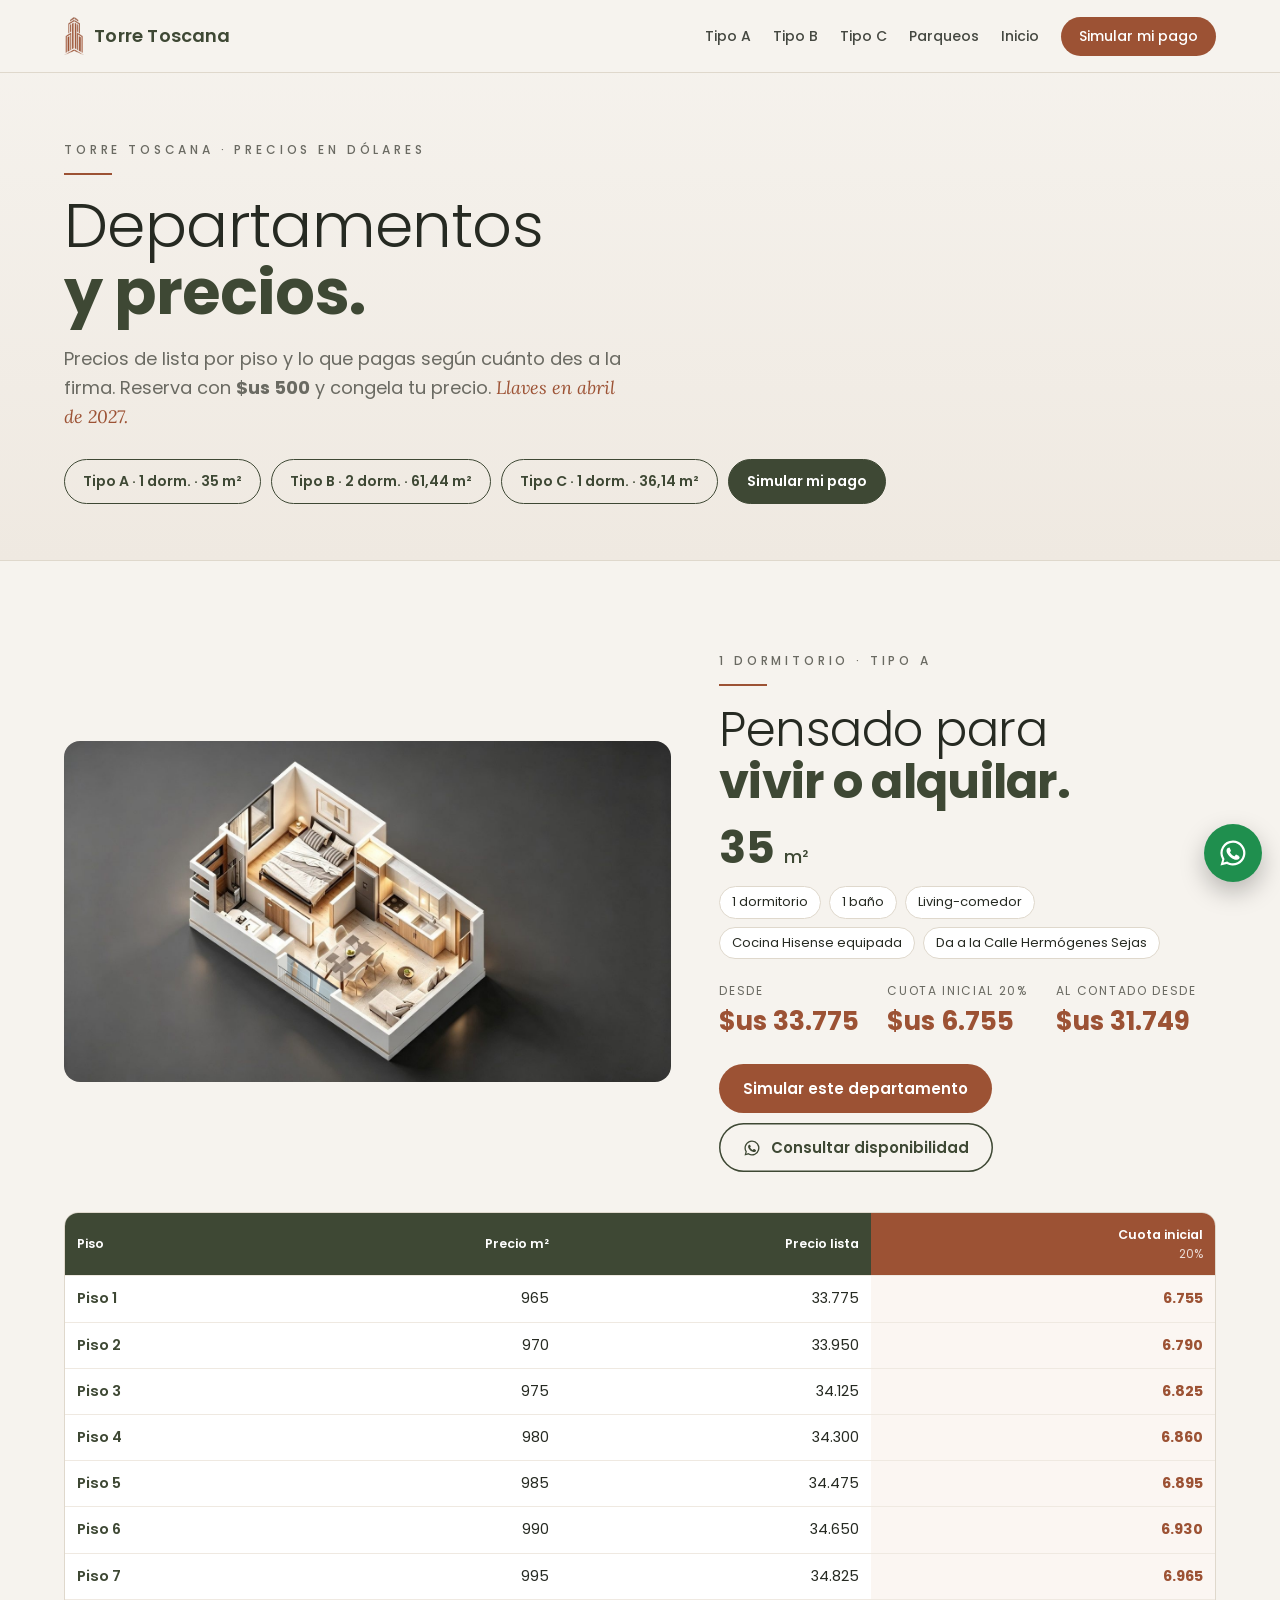
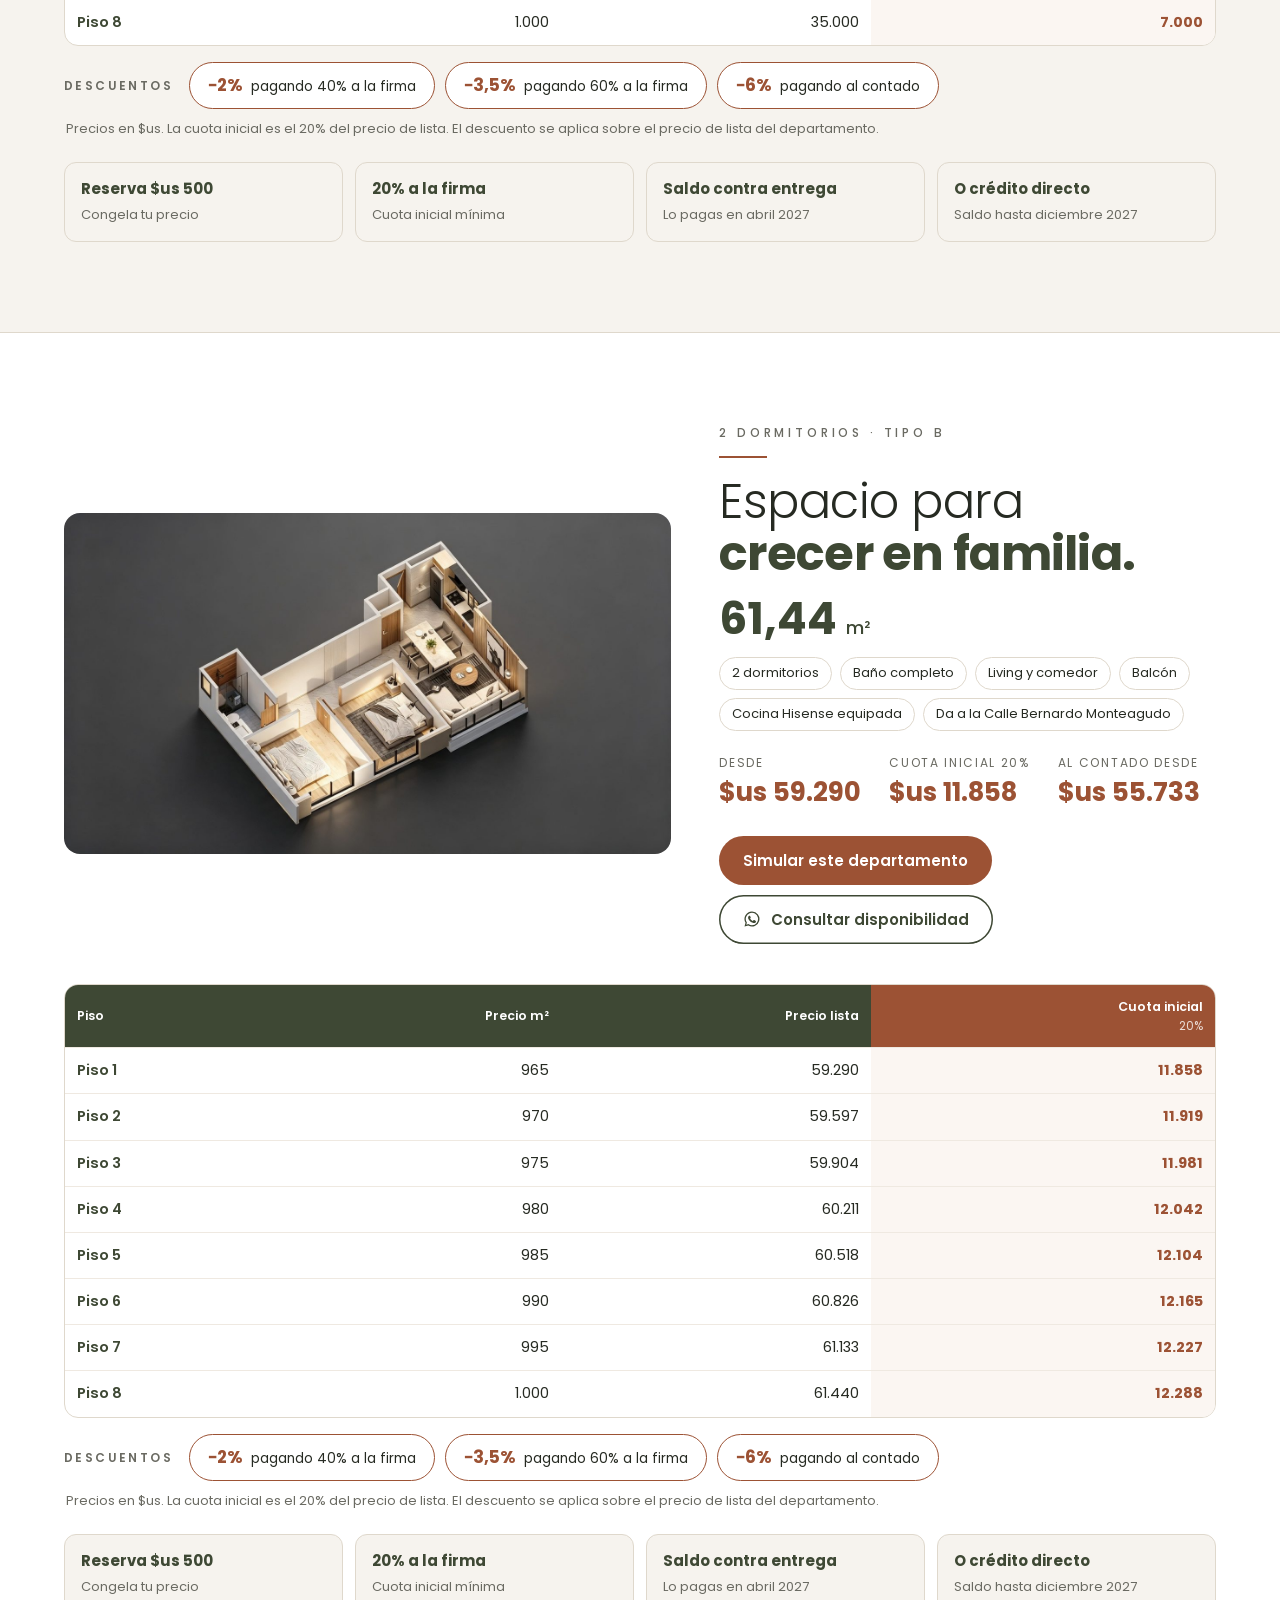
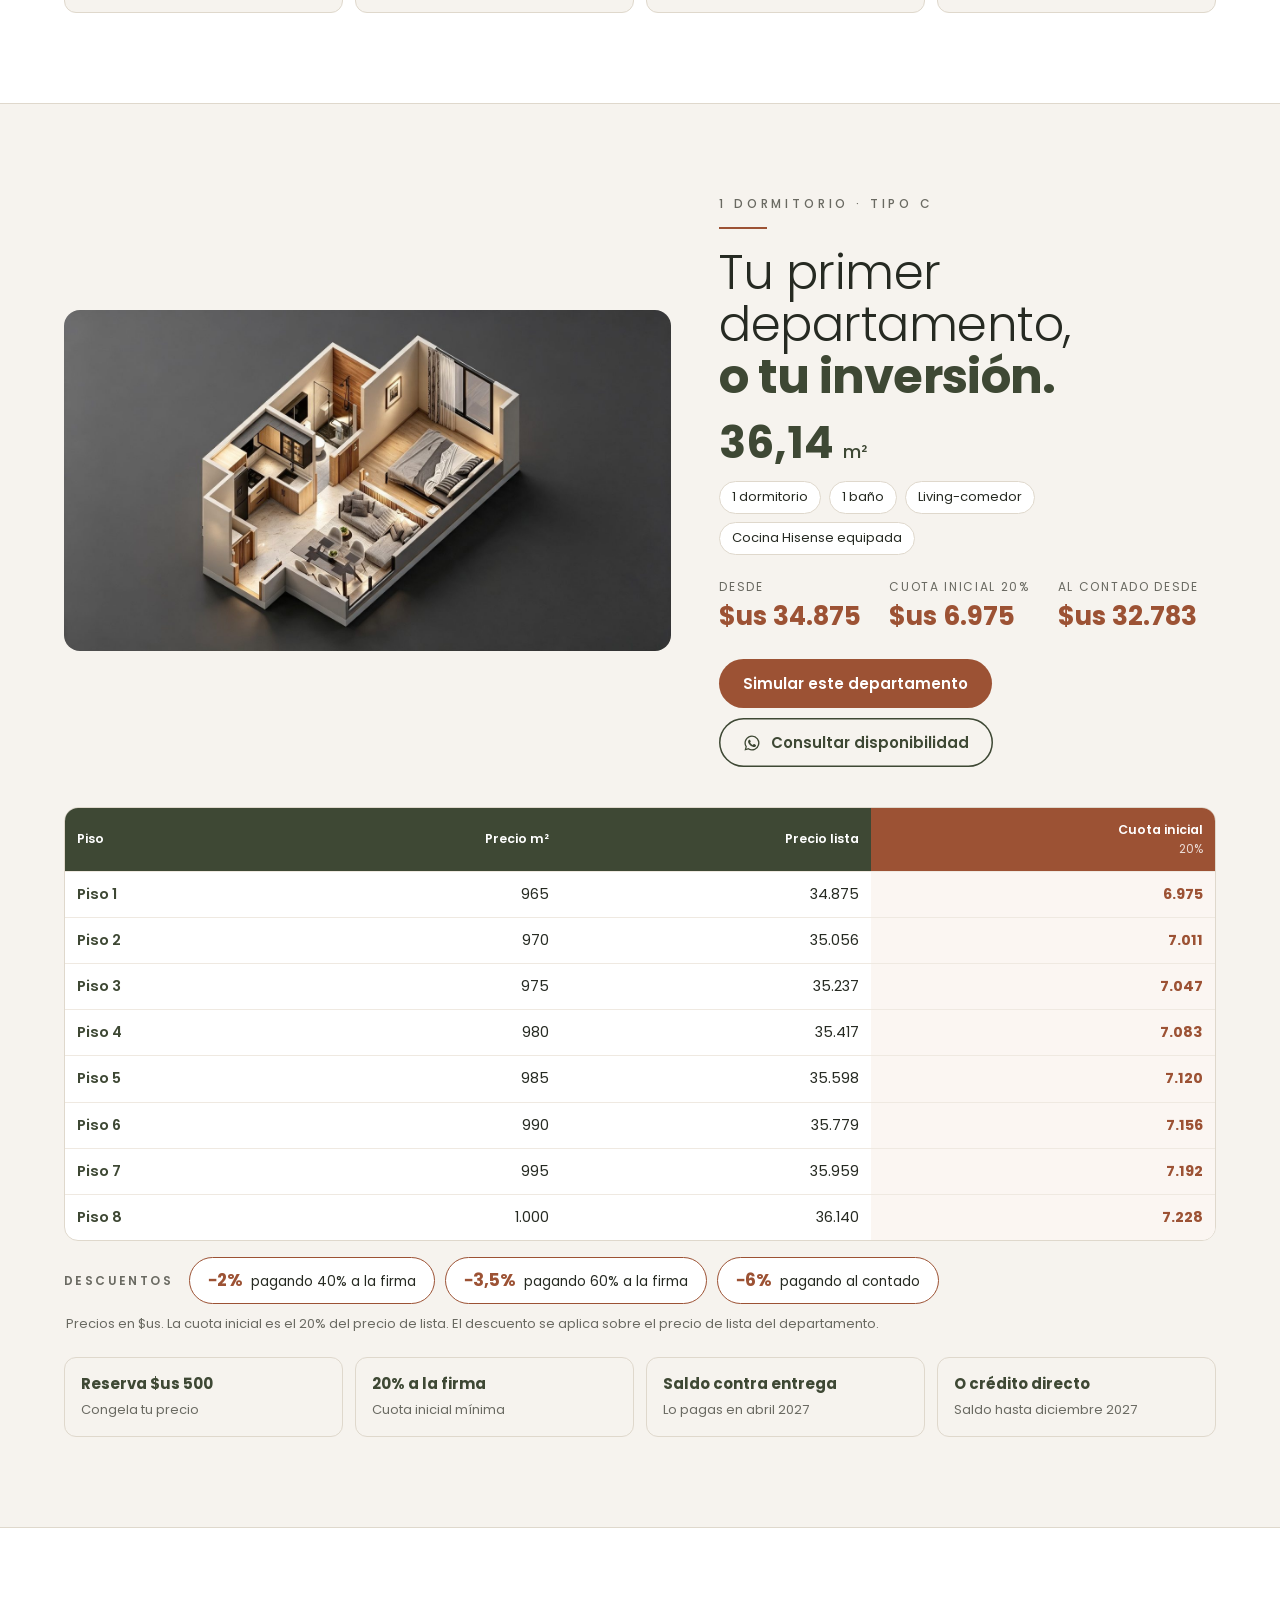
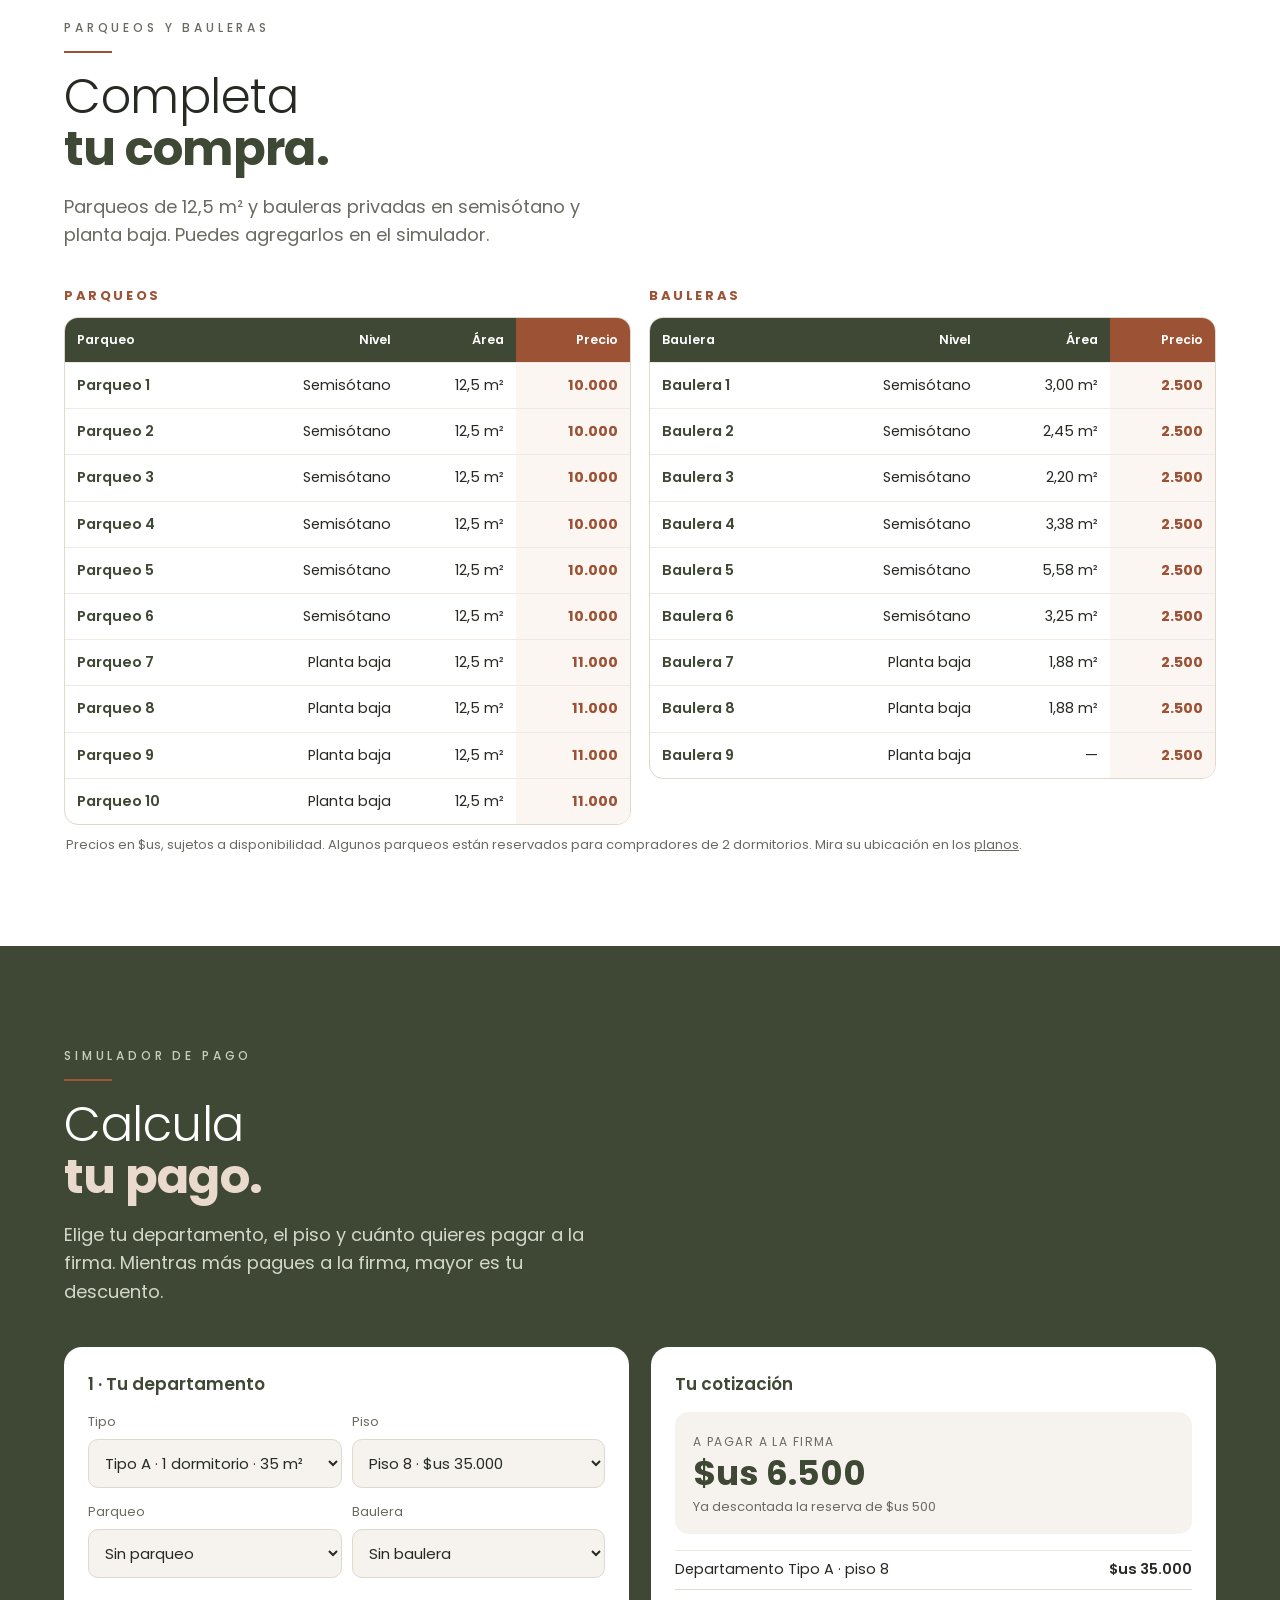
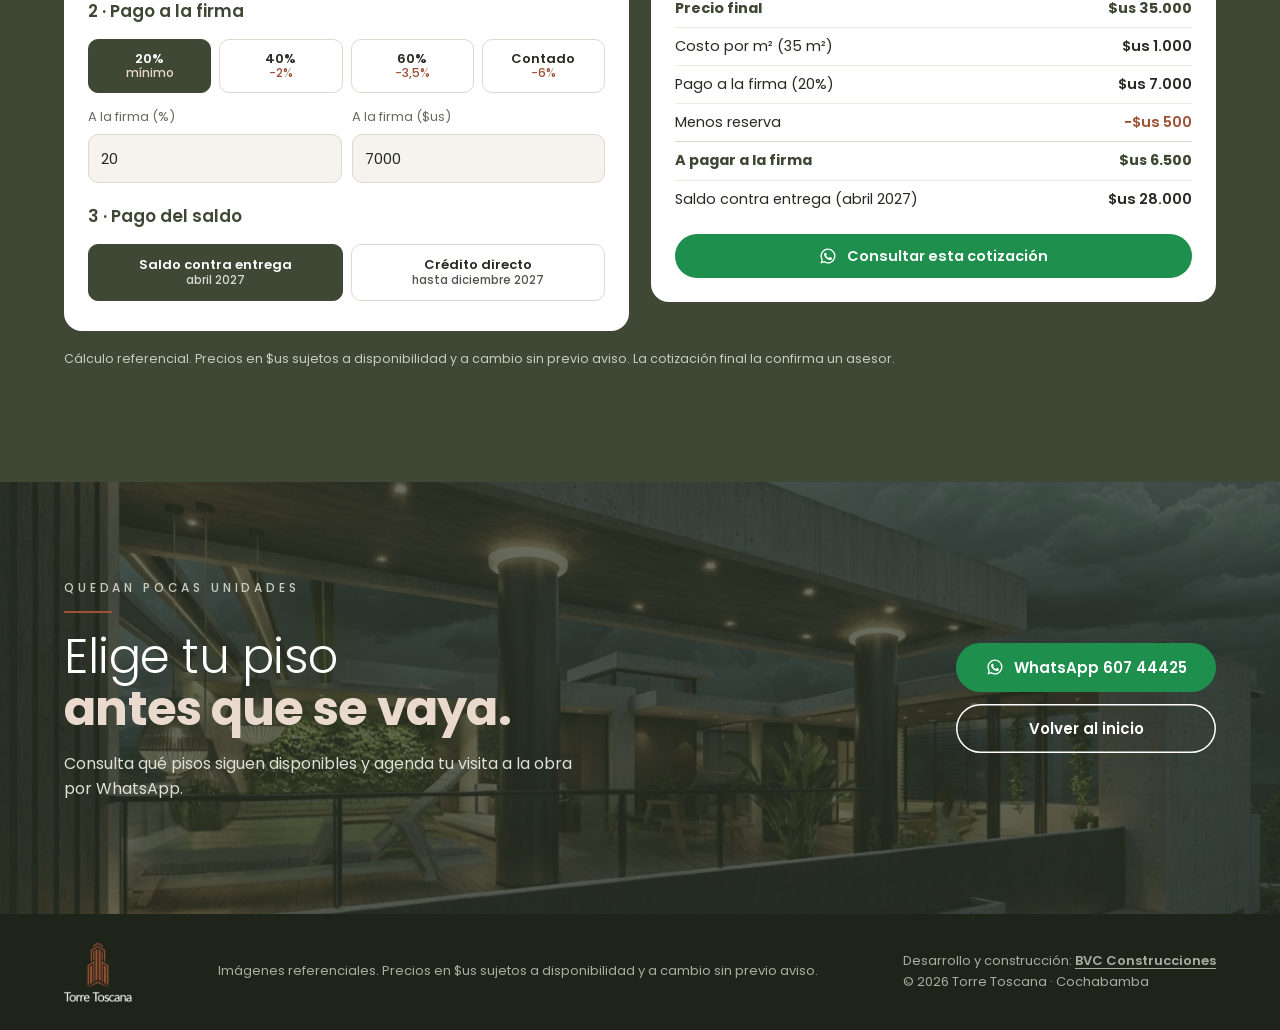
<file: departamentos/index.html>
<!doctype html>
<html lang="es">
<head>
<meta charset="utf-8">
<meta name="viewport" content="width=device-width,initial-scale=1,viewport-fit=cover">
<title>Departamentos y precios · Torre Toscana</title>
<meta name="description" content="Precios por piso de los departamentos de 1 y 2 dormitorios de Torre Toscana, descuentos por forma de pago y simulador de pago.">
<meta property="og:title" content="Departamentos y precios · Torre Toscana">
<meta property="og:image" content="https://torre-toscana.com/img/fachada-full.jpg">
<meta property="og:url" content="https://torre-toscana.com/departamentos/">
<link rel="canonical" href="https://torre-toscana.com/departamentos/">
<meta name="theme-color" content="#3e4834">
<link rel="icon" href="/img/favicon.png">
<link rel="preconnect" href="https://fonts.googleapis.com">
<link rel="preconnect" href="https://fonts.gstatic.com" crossorigin>
<link href="https://fonts.googleapis.com/css2?family=Lora:ital,wght@1,400;1,500&family=Poppins:wght@300;400;500;600;700&display=swap" rel="stylesheet">
<link rel="stylesheet" href="/estilo.css?v=8">
<style>
.nav{background:rgba(246,243,238,.94);backdrop-filter:blur(10px);-webkit-backdrop-filter:blur(10px);box-shadow:0 1px 0 var(--linea)}
.cab{padding:140px 0 56px;background:linear-gradient(180deg,var(--crema) 0%,var(--crema-2) 100%)}
.cab h1{font-size:clamp(36px,5vw,62px)}
.saltos{display:flex;flex-wrap:wrap;gap:10px;margin-top:28px}
.saltos a{text-decoration:none;border:1.5px solid var(--verde);color:var(--verde);border-radius:999px;padding:10px 18px;font-weight:600;font-size:14px}
.saltos a.p{background:var(--verde);color:#fff}
.unidad{padding:90px 0;border-top:1px solid var(--linea)}
.unidad:nth-of-type(even){background:#fff}
.u-top{display:grid;grid-template-columns:1.1fr .9fr;gap:48px;align-items:center}
@media (max-width:900px){.u-top{grid-template-columns:1fr;gap:28px}}
.u-img{border-radius:16px;overflow:hidden;background:#3a3a3a}
.u-img img{width:100%;aspect-ratio:1400/786;object-fit:cover}
.u-m2{font-size:44px;font-weight:700;color:var(--verde);line-height:1;margin:18px 0 4px}
.u-m2 small{font-size:18px;font-weight:500}
.chips{list-style:none;padding:0;margin:16px 0 0;display:flex;flex-wrap:wrap;gap:8px}
.chips li{font-size:13px;border:1px solid var(--linea);background:#fff;border-radius:999px;padding:5px 12px;color:var(--tinta)}
.desde{margin-top:22px;display:flex;gap:28px;flex-wrap:wrap}
.desde div span{display:block;font-size:12px;letter-spacing:.14em;text-transform:uppercase;color:var(--gris)}
.desde div b{font-size:26px;color:var(--terra);font-weight:700}
.tabla-wrap{margin-top:40px;overflow-x:auto;border:1px solid var(--linea);border-radius:14px;background:#fff;-webkit-overflow-scrolling:touch}
table.precios{width:100%;border-collapse:collapse;font-variant-numeric:tabular-nums;font-size:14.5px}
.precios th{background:var(--verde);color:#fff;font-weight:600;font-size:12.5px;padding:12px 12px;text-align:right;white-space:nowrap}
.precios th small{display:block;font-weight:400;opacity:.8;font-size:11.5px}
.precios th:first-child,.precios td:first-child{text-align:left}
.precios th.dest{background:var(--terra)}
.precios td{padding:11px 12px;text-align:right;border-top:1px solid var(--crema-2);white-space:nowrap}
.precios td:first-child{font-weight:600;color:var(--verde)}
.precios td.dest{font-weight:700;color:var(--terra);background:#fbf6f2}
.precios tr:hover td{background:var(--crema)}
.nota-t{font-size:13px;color:var(--gris);margin:10px 2px 0}
.descs{display:flex;flex-wrap:wrap;align-items:center;gap:10px;margin-top:16px}
.descs-t{font-size:12px;font-weight:600;letter-spacing:.2em;text-transform:uppercase;color:var(--gris);margin-right:6px}
.desc{display:flex;align-items:baseline;gap:8px;background:#fff;border:1.5px solid var(--terra);border-radius:999px;padding:9px 18px}
.desc b{color:var(--terra);font-size:17px;font-weight:700}
.desc span{font-size:13.5px;color:var(--tinta)}
@media (max-width:600px){.descs{flex-direction:column;align-items:stretch}.descs-t{margin:0 0 2px}.desc{justify-content:flex-start}}
.cond{display:grid;grid-template-columns:repeat(4,1fr);gap:12px;margin-top:22px}
.cond div{border:1px solid var(--linea);border-radius:12px;padding:14px 16px;background:var(--crema)}
.unidad:nth-of-type(even) .cond div{background:var(--crema)}
.cond b{display:block;color:var(--verde);font-size:15px}
.cond span{font-size:13px;color:var(--gris)}
@media (max-width:800px){.cond{grid-template-columns:1fr 1fr}}
.u-acc{display:flex;gap:10px;flex-wrap:wrap;margin-top:22px}
/* parqueos */
.pq{display:grid;grid-template-columns:1fr 1fr;gap:18px;margin-top:36px}
@media (max-width:820px){.pq{grid-template-columns:1fr}}
.pq h3{margin:0 0 10px;font-size:13px;letter-spacing:.2em;text-transform:uppercase;color:var(--terra)}
.pq table{min-width:0}
.pq tr.ocup td{color:#a9a39a}
.pq>div{min-width:0}
@media (max-width:480px){.pq .precios th,.pq .precios td{padding:10px 8px;font-size:13.5px}}
/* simulador */
.sim{background:var(--verde);color:#efe9df;padding:100px 0}
.sim .eyebrow{color:#c9cdbf}.sim h2{color:#fff}.sim h2 b{color:var(--durazno)}.sim .lead{color:#d4d8c9}
.sim-grid{display:grid;grid-template-columns:1fr 1fr;gap:22px;margin-top:40px;align-items:start}
@media (max-width:900px){.sim-grid{grid-template-columns:1fr}}
.caja{background:#fff;color:var(--tinta);border-radius:18px;padding:24px}
.caja h3{margin:0 0 14px;font-size:17px;font-weight:600;color:var(--verde)}
.campo{display:grid;gap:6px;font-size:13px;color:var(--gris);margin-bottom:14px}
.campo select,.campo input{padding:12px;border:1px solid var(--linea);border-radius:10px;background:var(--crema);color:var(--tinta);font:15px var(--sans);width:100%;min-width:0}
.fila2{display:grid;grid-template-columns:1fr 1fr;gap:10px}
.campo option:disabled{color:#9a9a9a;background:#ececec}
.agotado{background:var(--crema);border-radius:14px;padding:18px;font-size:14.5px}
.planes{display:grid;grid-template-columns:repeat(4,1fr);gap:8px;margin-bottom:14px}
.planes button,.modos button{padding:11px 4px;border:1.5px solid var(--linea);border-radius:10px;background:#fff;color:var(--tinta);font:600 13px/1.2 var(--sans);cursor:pointer}
.planes button small{display:block;font-weight:500;color:var(--terra);font-size:12px}
.planes button[aria-pressed="true"],.modos button[aria-pressed="true"]{background:var(--verde);border-color:var(--verde);color:#fff}
.planes button[aria-pressed="true"] small{color:var(--durazno)}
.modos{display:grid;grid-template-columns:1fr 1fr;gap:8px;margin-bottom:6px}
.modos button{padding:12px 8px;text-align:center}
.modos button small{display:block;font-weight:500;font-size:11.5px;opacity:.8;margin-top:2px}
.grande{background:var(--crema);border-radius:14px;padding:16px 18px;margin-bottom:16px}
.grande span{font-size:12px;letter-spacing:.12em;text-transform:uppercase;color:var(--gris)}
.grande b{display:block;font-size:34px;font-weight:700;color:var(--verde);line-height:1.15;font-variant-numeric:tabular-nums}
.grande small{color:var(--gris);font-size:13px}
.desg{width:100%;border-collapse:collapse;font-size:14.5px;font-variant-numeric:tabular-nums}
.desg td{padding:7px 0;border-top:1px solid var(--crema-2)}
.desg td:last-child{text-align:right;font-weight:600;white-space:nowrap;padding-left:10px}
.desg tr.f td{font-weight:700;color:var(--verde);border-top:1.5px solid var(--linea)}
.desg tr.neg td:last-child{color:var(--terra)}
.aviso{font-size:13px;color:var(--terra);margin:10px 0 0}
.credito{background:var(--crema);border-radius:14px;padding:18px;font-size:14.5px}
.credito b{color:var(--verde)}
.caja .btn{width:100%;margin-top:16px;padding:13px 16px;font-size:14.5px;line-height:1.25;text-align:center}
.nota-wa{font-size:12.5px;color:var(--gris);margin:8px 2px 0;text-align:center}
.legal{font-size:12.5px;color:#c9cdbf;margin-top:18px}
</style>
<!-- Meta Pixel Code -->
<script>
!function(f,b,e,v,n,t,s)
{if(f.fbq)return;n=f.fbq=function(){n.callMethod?
n.callMethod.apply(n,arguments):n.queue.push(arguments)};
if(!f._fbq)f._fbq=n;n.push=n;n.loaded=!0;n.version='2.0';
n.queue=[];t=b.createElement(e);t.async=!0;
t.src=v;s=b.getElementsByTagName(e)[0];
s.parentNode.insertBefore(t,s)}(window, document,'script',
'https://connect.facebook.net/en_US/fbevents.js');
fbq('init', '1004506519348487');
fbq('track', 'PageView');
document.addEventListener('click',function(e){var a=e.target.closest&&e.target.closest('a[href*="wa.me"],a[href*="api.whatsapp.com"]');if(a&&window.fbq){var z=a.href.indexOf('59160744425')<0?'Compartir':a.closest('#simulador')?'Simulador':a.closest('#unidades')?'Departamento':a.closest('.flota')?'BotonFlotante':'BotonPagina';var ad=false;try{ad=(Date.now()-(+localStorage.getItem('tt_fb')||0))<7*864e5;}catch(x){}if(z!=='Compartir'){fbq('track','Contact',{content_name:z,content_category:ad?'anuncio':'organico'});}fbq('trackCustom','WhatsApp_'+z,{origen:ad?'anuncio':'organico'});}},true);
(function(){var K='tt_fb',W='wa.me/59160744425';try{if(/[?&](fbclid=|utm_source=(facebook|fb|instagram|ig|meta)\b)/i.test(location.search)||/(^|\.)(facebook|instagram)\.com/i.test((document.referrer.split('/')[2])||'')){localStorage.setItem(K,String(Date.now()));}}catch(e){}
function vieneDeAnuncio(){try{var t=+localStorage.getItem(K);return !!t&&(Date.now()-t)<7*864e5;}catch(e){return false;}}
document.addEventListener('click',function(e){var a=e.target.closest&&e.target.closest('a[href*="'+W+'"]');if(!a||!vieneDeAnuncio())return;try{var u=new URL(a.href);var t=u.searchParams.get('text')||'Hola, me interesa Torre Toscana';if(t.indexOf('TSC7:')!==0){a.href=u.origin+u.pathname+'?text='+encodeURIComponent('TSC7: '+t);}}catch(err){}},true);})();
</script>
<noscript><img height="1" width="1" style="display:none"
src="https://www.facebook.com/tr?id=1004506519348487&ev=PageView&noscript=1"
/></noscript>
<!-- End Meta Pixel Code -->
</head>
<body>

<header class="nav solid" id="nav">
  <div class="wrap">
    <a class="marca" href="/" aria-label="Torre Toscana, inicio"><img src="/img/icono.png" alt=""><span>Torre Toscana</span></a>
    <nav class="links" id="links" aria-label="Secciones">
      <a href="#tipo-a">Tipo A</a>
      <a href="#tipo-b">Tipo B</a>
      <a href="#tipo-c">Tipo C</a>
      <a href="#parqueos">Parqueos</a>
      <a href="/">Inicio</a>
      <a class="btn btn-terra btn-sm" href="#simulador">Simular mi pago</a>
    </nav>
    <button class="menu-btn" id="menuBtn" aria-label="Abrir menú" aria-expanded="false" aria-controls="links">
      <svg viewBox="0 0 24 24" fill="none" stroke="currentColor" stroke-width="2" stroke-linecap="round"><path d="M4 7h16M4 12h16M4 17h16"/></svg>
    </button>
  </div>
</header>

<main>
<section class="cab">
  <div class="wrap">
    <div class="eyebrow">Torre Toscana · Precios en dólares</div>
    <div class="raya"></div>
    <h1>Departamentos <b>y precios.</b></h1>
    <p class="lead">Precios de lista por piso y lo que pagas según cuánto des a la firma. Reserva con <b>$us 500</b> y congela tu precio. <span class="serif">Llaves en abril de 2027.</span></p>
    <div class="saltos">
      <a href="#tipo-a">Tipo A · 1 dorm. · 35 m²</a>
      <a href="#tipo-b">Tipo B · 2 dorm. · 61,44 m²</a>
      <a href="#tipo-c">Tipo C · 1 dorm. · 36,14 m²</a>
      <a class="p" href="#simulador">Simular mi pago</a>
    </div>
  </div>
</section>

<div id="unidades"></div>

<section class="unidad" id="parqueos">
  <div class="wrap">
    <div class="eyebrow">Parqueos y bauleras</div>
    <div class="raya"></div>
    <h2>Completa <b>tu compra.</b></h2>
    <p class="lead">Parqueos de 12,5 m² y bauleras privadas en semisótano y planta baja. Puedes agregarlos en el simulador.</p>
    <div class="pq" id="pq"></div>
    <p class="nota-t">Precios en $us, sujetos a disponibilidad. Algunos parqueos están reservados para compradores de 2 dormitorios. Mira su ubicación en los <a href="/#parqueos">planos</a>.</p>
  </div>
</section>

<section class="sim" id="simulador">
  <div class="wrap">
    <div class="eyebrow">Simulador de pago</div>
    <div class="raya"></div>
    <h2>Calcula <b>tu pago.</b></h2>
    <p class="lead">Elige tu departamento, el piso y cuánto quieres pagar a la firma. Mientras más pagues a la firma, mayor es tu descuento.</p>
    <div class="sim-grid">
      <div class="caja">
        <h3>1 · Tu departamento</h3>
        <div class="fila2">
          <label class="campo">Tipo<select id="sTipo"></select></label>
          <label class="campo">Piso<select id="sPiso"></select></label>
        </div>
        <div class="fila2">
          <label class="campo">Parqueo<select id="sParq"></select></label>
          <label class="campo">Baulera<select id="sBaul"></select></label>
        </div>
        <h3 style="margin-top:6px">2 · Pago a la firma</h3>
        <div class="planes" id="planes" role="group" aria-label="Pago a la firma"></div>
        <div class="fila2">
          <label class="campo">A la firma (%)<input id="sPct" type="number" inputmode="decimal" min="20" max="100" step="any"></label>
          <label class="campo">A la firma ($us)<input id="sMon" type="number" inputmode="decimal" min="0" step="any"></label>
        </div>
        <h3 style="margin-top:6px">3 · Pago del saldo</h3>
        <div class="modos" id="modos" role="group" aria-label="Pago del saldo">
          <button type="button" data-m="entrega" aria-pressed="true">Saldo contra entrega<small>abril 2027</small></button>
          <button type="button" data-m="credito" aria-pressed="false">Crédito directo<small>hasta diciembre 2027</small></button>
        </div>
      </div>
      <div class="caja" id="resultado" aria-live="polite"></div>
    </div>
    <p class="legal">Cálculo referencial. Precios en $us sujetos a disponibilidad y a cambio sin previo aviso. La cotización final la confirma un asesor.</p>
  </div>
</section>

<section class="contacto" id="contacto">
  <div class="fondo" aria-hidden="true"></div>
  <div class="wrap">
    <div>
      <div class="eyebrow" style="color:#c9cdbf">Quedan pocas unidades</div>
      <div class="raya"></div>
      <h2>Elige tu piso <b>antes que se vaya.</b></h2>
      <p>Consulta qué pisos siguen disponibles y agenda tu visita a la obra por WhatsApp.</p>
    </div>
    <div class="acciones">
      <a class="btn btn-wa" href="https://wa.me/59160744425?text=Hola%2C%20quiero%20saber%20qu%C3%A9%20departamentos%20de%20Torre%20Toscana%20est%C3%A1n%20disponibles" target="_blank" rel="noopener"><svg class="ico-wa" width="18" height="18" style="width:18px;height:18px;flex:none" viewBox="0 0 24 24" fill="currentColor" aria-hidden="true"><path d="M12 2a10 10 0 0 0-8.6 15.1L2 22l5-1.3A10 10 0 1 0 12 2zm0 18.2c-1.5 0-3-.4-4.3-1.2l-.3-.2-3 .8.8-2.9-.2-.3A8.2 8.2 0 1 1 12 20.2zm4.5-6.1c-.2-.1-1.5-.7-1.7-.8-.2-.1-.4-.1-.6.1l-.8 1c-.1.2-.3.2-.5.1a6.7 6.7 0 0 1-3.3-2.9c-.2-.4.2-.4.7-1.3.1-.2 0-.3 0-.4l-.8-1.8c-.2-.5-.4-.4-.6-.4h-.5a1 1 0 0 0-.7.3 3 3 0 0 0-.9 2.2c0 1.3.9 2.5 1.1 2.7.1.2 1.8 2.8 4.4 3.9 1.6.7 2.3.8 3.1.6.5-.1 1.5-.6 1.7-1.2.2-.6.2-1.1.2-1.2-.1-.1-.3-.2-.6-.3z"/></svg>WhatsApp 607 44425</a>
      <a class="btn btn-borde" style="color:#fff;box-shadow:inset 0 0 0 1.5px #fff" href="/">Volver al inicio</a>
    </div>
  </div>
</section>
</main>

<footer>
  <div class="wrap">
    <img src="/img/logo-claro.png" alt="Torre Toscana">
    <span>Imágenes referenciales. Precios en $us sujetos a disponibilidad y a cambio sin previo aviso.</span>
    <span>Desarrollo y construcción: <a class="bvc" href="https://cbarrera.com" target="_blank" rel="noopener">BVC Construcciones</a><br>© 2026 Torre Toscana · Cochabamba</span>
  </div>
</footer>

<a class="flota" href="https://wa.me/59160744425?text=Hola%2C%20me%20interesa%20Torre%20Toscana" target="_blank" rel="noopener" aria-label="Escribir por WhatsApp">
  <svg viewBox="0 0 24 24" fill="currentColor"><path d="M12 2a10 10 0 0 0-8.6 15.1L2 22l5-1.3A10 10 0 1 0 12 2zm0 18.2c-1.5 0-3-.4-4.3-1.2l-.3-.2-3 .8.8-2.9-.2-.3A8.2 8.2 0 1 1 12 20.2zm4.5-6.1c-.2-.1-1.5-.7-1.7-.8-.2-.1-.4-.1-.6.1l-.8 1c-.1.2-.3.2-.5.1a6.7 6.7 0 0 1-3.3-2.9c-.2-.4.2-.4.7-1.3.1-.2 0-.3 0-.4l-.8-1.8c-.2-.5-.4-.4-.6-.4h-.5a1 1 0 0 0-.7.3 3 3 0 0 0-.9 2.2c0 1.3.9 2.5 1.1 2.7.1.2 1.8 2.8 4.4 3.9 1.6.7 2.3.8 3.1.6.5-.1 1.5-.6 1.7-1.2.2-.6.2-1.1.2-1.2-.1-.1-.3-.2-.6-.3z"/></svg>
</a>

<script>
(function(){
  /* ====== DATOS DE PRECIOS (editar aquí) ====== */
  const P = {
    pm2: {1:965, 2:970, 3:975, 4:980, 5:985, 6:990, 7:995, 8:1000},   // $us por m² según piso
    reserva: 500, minimo: 20,
    d40: 2, d60: 3.5, d100: 6,                                          // % de descuento
    entrega: 'abril 2027', credito: 'diciembre 2027'
  };
  const TIPOS = {
    A: {n:'Tipo A', dorm:'1 dormitorio', m2:35, img:'tipo-a-balcon.jpg', id:'tipo-a', tit:'Pensado para <b>vivir o alquilar.</b>',
        chips:['1 dormitorio','1 baño','Living-comedor','Cocina Hisense equipada','Da a la Calle Hermógenes Sejas']},
    B: {n:'Tipo B', dorm:'2 dormitorios', m2:61.44, img:'tipo-b.jpg', id:'tipo-b', tit:'Espacio para <b>crecer en familia.</b>',
        chips:['2 dormitorios','Baño completo','Living y comedor','Balcón','Cocina Hisense equipada','Da a la Calle Bernardo Monteagudo']},
    C: {n:'Tipo C', dorm:'1 dormitorio', m2:36.14, img:'tipo-c.jpg', id:'tipo-c', tit:'Tu primer departamento, <b>o tu inversión.</b>',
        chips:['1 dormitorio','1 baño','Living-comedor','Cocina Hisense equipada']}
  };
  const EXTRAS = [
    {id:'P1', t:'P', n:'Parqueo 1', l:'Semisótano', p:10000}, {id:'P2', t:'P', n:'Parqueo 2', l:'Semisótano', p:10000},
    {id:'P3', t:'P', n:'Parqueo 3', l:'Semisótano', p:10000}, {id:'P4', t:'P', n:'Parqueo 4', l:'Semisótano', p:10000},
    {id:'P5', t:'P', n:'Parqueo 5', l:'Semisótano', p:10000}, {id:'P6', t:'P', n:'Parqueo 6', l:'Semisótano', p:10000},
    {id:'P7', t:'P', n:'Parqueo 7', l:'Planta baja', p:11000}, {id:'P8', t:'P', n:'Parqueo 8', l:'Planta baja', p:11000},
    {id:'P9', t:'P', n:'Parqueo 9', l:'Planta baja', p:11000}, {id:'P10', t:'P', n:'Parqueo 10', l:'Planta baja', p:11000},
    {id:'B1', t:'B', n:'Baulera 1', l:'Semisótano', m2:'3,00', p:2500}, {id:'B2', t:'B', n:'Baulera 2', l:'Semisótano', m2:'2,45', p:2500},
    {id:'B3', t:'B', n:'Baulera 3', l:'Semisótano', m2:'2,20', p:2500}, {id:'B4', t:'B', n:'Baulera 4', l:'Semisótano', m2:'3,38', p:2500},
    {id:'B5', t:'B', n:'Baulera 5', l:'Semisótano', m2:'5,58', p:2500}, {id:'B6', t:'B', n:'Baulera 6', l:'Semisótano', m2:'3,25', p:2500},
    {id:'B7', t:'B', n:'Baulera 7', l:'Planta baja', m2:'1,88', p:2500}, {id:'B8', t:'B', n:'Baulera 8', l:'Planta baja', m2:'1,88', p:2500},
    {id:'B9', t:'B', n:'Baulera 9', l:'Planta baja', m2:'—', p:2500}
  ];
  const WA = '59160744425';

  /* ====== disponibilidad (se sincroniza con el sistema de reservas y ventas) ======
     Claves: departamentos '3A'..; parqueos 'P1'..'P10'; bauleras 'B1'..'B10'. Lo que no figura está libre. */
  let EST = {"1A": "vendido", "2A": "vendido", "3A": "vendido", "3B": "vendido", "4A": "vendido", "4B": "vendido", "5A": "reservado", "6A": "vendido", "6C": "reservado", "7C": "reservado", "B5": "vendido", "B9": "vendido", "P1": "vendido", "P10": "vendido", "P2": "vendido", "P5": "vendido"};   // copia de respaldo; al cargar se lee estado.json actualizado
  const URL_EST = 'https://raw.githubusercontent.com/ingcebarrera-ai/torre-toscana-web/main/departamentos/estado.json';
  const est = id => EST[id] || 'libre';
  const libre = id => est(id) === 'libre';
  const marca = id => libre(id) ? '' : ' (' + (est(id) === 'vendido' ? 'Vendido' : 'Reservado') + ')';

  /* ====== utilidades ====== */
  const r2 = x => Math.round(Number(x.toFixed(4)) * 100) / 100;
  const r0 = x => Math.round(Number(x.toFixed(2)));
  const miles = n => r0(n).toLocaleString('es-BO');
  const fmt = n => '$us ' + (r2(n)).toLocaleString('es-BO', {minimumFractionDigits:0, maximumFractionDigits:2});
  const pct = n => (Math.round(n * 100) / 100).toLocaleString('es-BO', {maximumFractionDigits:2});
  const lista = (t, piso) => r2(TIPOS[t].m2 * P.pm2[piso]);
  const desc = x => x >= 100 ? P.d100 : x >= 60 ? r2(P.d60 + (x - 60) / 40 * (P.d100 - P.d60)) : x >= 40 ? r2(P.d40 + (x - 40) / 20 * (P.d60 - P.d40)) : 0;
  const m2txt = m => String(m).replace('.', ',');

  /* ====== secciones por tipo ====== */
  const cont = document.getElementById('unidades');
  cont.innerHTML = Object.entries(TIPOS).map(([k, t]) => {
    const filas = Object.keys(P.pm2).map(piso => { const L = r0(lista(k, piso));
      return '<tr><td>Piso ' + piso + '</td><td>' + miles(P.pm2[piso]) + '</td><td>' + miles(L) + '</td><td class="dest">' + miles(L * .20) + '</td></tr>'; }).join('');
    const L1 = r0(lista(k, 1));
    return '<section class="unidad" id="' + t.id + '"><div class="wrap">' +
      '<div class="u-top"><div class="u-img"><img src="/img/' + t.img + '" alt="Vista isométrica del departamento ' + t.n + '" loading="lazy"></div>' +
      '<div><div class="eyebrow">' + t.dorm + ' · ' + t.n + '</div><div class="raya"></div><h2>' + t.tit + '</h2>' +
      '<p class="u-m2">' + m2txt(t.m2) + ' <small>m²</small></p>' +
      '<ul class="chips">' + t.chips.map(c => '<li>' + c + '</li>').join('') + '</ul>' +
      '<div class="desde"><div><span>Desde</span><b>$us ' + miles(L1) + '</b></div><div><span>Cuota inicial 20%</span><b>$us ' + miles(L1 * .2) + '</b></div><div><span>Al contado desde</span><b>$us ' + miles(L1 * (1 - P.d100 / 100)) + '</b></div></div>' +
      '<div class="u-acc"><button class="btn btn-terra" data-sim="' + k + '">Simular este departamento</button>' +
      '<a class="btn btn-borde" target="_blank" rel="noopener" href="https://wa.me/' + WA + '?text=' + encodeURIComponent('Hola, me interesa el departamento ' + t.n + ' (' + t.dorm + ', ' + m2txt(t.m2) + ' m²) de Torre Toscana. ¿Qué pisos están disponibles?') + '"><svg class="ico-wa" width="18" height="18" style="width:18px;height:18px;flex:none" viewBox="0 0 24 24" fill="currentColor" aria-hidden="true"><path d="M12 2a10 10 0 0 0-8.6 15.1L2 22l5-1.3A10 10 0 1 0 12 2zm0 18.2c-1.5 0-3-.4-4.3-1.2l-.3-.2-3 .8.8-2.9-.2-.3A8.2 8.2 0 1 1 12 20.2zm4.5-6.1c-.2-.1-1.5-.7-1.7-.8-.2-.1-.4-.1-.6.1l-.8 1c-.1.2-.3.2-.5.1a6.7 6.7 0 0 1-3.3-2.9c-.2-.4.2-.4.7-1.3.1-.2 0-.3 0-.4l-.8-1.8c-.2-.5-.4-.4-.6-.4h-.5a1 1 0 0 0-.7.3 3 3 0 0 0-.9 2.2c0 1.3.9 2.5 1.1 2.7.1.2 1.8 2.8 4.4 3.9 1.6.7 2.3.8 3.1.6.5-.1 1.5-.6 1.7-1.2.2-.6.2-1.1.2-1.2-.1-.1-.3-.2-.6-.3z"/></svg>Consultar disponibilidad</a></div></div></div>' +
      '<div class="tabla-wrap"><table class="precios"><thead><tr><th>Piso</th><th>Precio m²</th><th>Precio lista</th><th class="dest">Cuota inicial<small>20%</small></th></tr></thead><tbody>' + filas + '</tbody></table></div>' +
      '<div class="descs"><span class="descs-t">Descuentos</span>' +
        '<div class="desc"><b>−' + pct(P.d40) + '%</b><span>pagando 40% a la firma</span></div>' +
        '<div class="desc"><b>−' + pct(P.d60) + '%</b><span>pagando 60% a la firma</span></div>' +
        '<div class="desc"><b>−' + pct(P.d100) + '%</b><span>pagando al contado</span></div></div>' +
      '<p class="nota-t">Precios en $us. La cuota inicial es el 20% del precio de lista. El descuento se aplica sobre el precio de lista del departamento.</p>' +
      '<div class="cond"><div><b>Reserva $us ' + miles(P.reserva) + '</b><span>Congela tu precio</span></div><div><b>' + P.minimo + '% a la firma</b><span>Cuota inicial mínima</span></div>' +
      '<div><b>Saldo contra entrega</b><span>Lo pagas en ' + P.entrega + '</span></div><div><b>O crédito directo</b><span>Saldo hasta ' + P.credito + '</span></div></div>' +
      '</div></section>';
  }).join('');

  /* ====== tabla de parqueos y bauleras ====== */
  const tab = (tit, rows, head) => '<div><h3>' + tit + '</h3><div class="tabla-wrap" style="margin-top:0"><table class="precios" style="min-width:0"><thead><tr>' + head + '</tr></thead><tbody>' + rows + '</tbody></table></div></div>';
  const precioCelda = e => miles(e.p);   // tabla informativa: sin estados de venta
  const tablaExtras = () => { document.getElementById('pq').innerHTML =
    tab('Parqueos', EXTRAS.filter(e => e.t === 'P').map(e => '<tr><td>' + e.n + '</td><td>' + e.l + '</td><td>12,5 m²</td><td class="dest">' + precioCelda(e) + '</td></tr>').join(''), '<th>Parqueo</th><th>Nivel</th><th>Área</th><th class="dest">Precio</th>') +
    tab('Bauleras', EXTRAS.filter(e => e.t === 'B').map(e => '<tr><td>' + e.n + '</td><td>' + e.l + '</td><td>' + (e.m2 === '—' ? '—' : e.m2 + ' m²') + '</td><td class="dest">' + precioCelda(e) + '</td></tr>').join(''), '<th>Baulera</th><th>Nivel</th><th>Área</th><th class="dest">Precio</th>'); };

  /* ====== simulador ====== */
  const S = {tipo:'A', piso:1, parq:'', baul:'', pct:20, modo:'entrega'};
  const $ = id => document.getElementById(id);
  $('sTipo').innerHTML = Object.entries(TIPOS).map(([k, t]) => '<option value="' + k + '">' + t.n + ' · ' + t.dorm + ' · ' + m2txt(t.m2) + ' m²</option>').join('');
  const pisoLibre = () => Object.keys(P.pm2).map(Number).find(p => libre(p + S.tipo)) || null;
  const pisos = () => {
    if (!S.piso || !libre(S.piso + S.tipo)) S.piso = pisoLibre();
    $('sPiso').innerHTML = Object.keys(P.pm2).map(p => { const id = p + S.tipo, ok = libre(id);
      return '<option value="' + p + '"' + (+p === S.piso ? ' selected' : '') + (ok ? '' : ' disabled') + '>Piso ' + p + (ok ? ' · ' + fmt(lista(S.tipo, p)) : marca(id)) + '</option>'; }).join('') +
      (S.piso ? '' : '<option value="" selected disabled>Sin pisos disponibles</option>');
  };
  /* parqueo y baulera: el cliente solo elige nivel; el número exacto se asigna en oficina */
  const NIV = {S:'Semisótano', PB:'Planta baja'};
  const libresEn = (t, l) => EXTRAS.filter(e => e.t === t && e.l === l && libre(e.id));
  const parqObj = () => { if (!S.parq) return null; const d = libresEn('P', NIV[S.parq])[0]; return d ? {n:'Parqueo en ' + NIV[S.parq].toLowerCase(), l:NIV[S.parq], p:d.p} : null; };
  const baulObj = () => {
    if (!S.baul) return null;
    const pref = S.parq === 'PB' ? ['Planta baja', 'Semisótano'] : ['Semisótano', 'Planta baja'];
    for (const l of pref) { const d = libresEn('B', l)[0]; if (d) return {n:'Baulera', l, p:d.p}; }
    return null;
  };
  const extrasSel = () => {
    if (S.parq && !libresEn('P', NIV[S.parq]).length) S.parq = '';
    if (S.baul && !baulObj()) S.baul = '';
    $('sParq').innerHTML = '<option value="">Sin parqueo</option>' + Object.keys(NIV).map(k => { const d = libresEn('P', NIV[k]);
      return '<option value="' + k + '"' + (k === S.parq ? ' selected' : '') + (d.length ? '' : ' disabled') + '>Parqueo en ' + NIV[k].toLowerCase() + (d.length ? ' · ' + fmt(d[0].p) : ' (Agotado)') + '</option>'; }).join('');
    const b = (() => { const keep = S.baul; S.baul = 'si'; const o = baulObj(); S.baul = keep; return o; })();
    $('sBaul').innerHTML = '<option value="">Sin baulera</option><option value="si"' + (S.baul ? ' selected' : '') + (b ? '' : ' disabled') + '>Con baulera' + (b ? ' · ' + fmt(b.p) : ' (Agotado)') + '</option>';
  };
  $('planes').innerHTML = [[20, '20%', 'mínimo'], [40, '40%', '−' + pct(P.d40) + '%'], [60, '60%', '−' + pct(P.d60) + '%'], [100, 'Contado', '−' + pct(P.d100) + '%']]
    .map(([v, t, s]) => '<button type="button" data-p="' + v + '"><span>' + t + '</span><small>' + s + '</small></button>').join('');
  const ex = id => EXTRAS.find(e => e.id === id);
  const total = x => { const L = lista(S.tipo, S.piso), pq = parqObj(), bl = baulObj(); return L - L * desc(x) / 100 + (pq ? pq.p : 0) + (bl ? bl.p : 0); };
  const montoDe = x => r2(total(x) * x / 100);
  const pctDe = m => { if (m >= total(100)) return 100; let lo = 0, hi = 100; for (let i = 0; i < 60; i++) { const mid = (lo + hi) / 2; if (total(mid) * mid / 100 < m) lo = mid; else hi = mid; } return (lo + hi) / 2; };

  function calc(){
    const t = TIPOS[S.tipo], L = lista(S.tipo, S.piso), x = Math.min(Math.max(S.pct, 0), 100), d = desc(x);
    const r = {t, L, x, d, desc: L * d / 100, parq: parqObj(), baul: baulObj()};
    r.total = total(x); r.firma = r.total * x / 100; r.neta = Math.max(r.firma - P.reserva, 0); r.saldo = r.total - r.firma;
    r.pm2 = (L - r.desc) / t.m2;
    return r;
  }
  function resumen(r){
    const l = ['Hola, quiero más información sobre esta cotización de Torre Toscana:', t2(r)];
    if (r.parq) l.push(r.parq.n + ': ' + fmt(r.parq.p));
    if (r.baul) l.push('Con baulera: ' + fmt(r.baul.p));
    if (S.modo === 'credito') { l.push('Pago a la firma: ' + pct(r.x) + '%'); l.push('Quiero pagar el saldo con crédito directo hasta ' + P.credito + '. ¿Cuál sería mi cuota?'); }
    else {
      if (r.d) l.push('Descuento ' + pct(r.d) + '%: −' + fmt(r.desc));
      l.push('Precio final: ' + fmt(r.total));
      l.push('Pago a la firma (' + pct(r.x) + '%): ' + fmt(r.firma) + (r.x < 100 ? '' : ' (al contado)'));
      if (r.x < 100) l.push('Saldo contra entrega (' + P.entrega + '): ' + fmt(r.saldo));
      l.push('¿Este piso está disponible?');
    }
    return l.join('\n');
  }
  const t2 = r => r.t.n + ' (' + r.t.dorm + ', ' + m2txt(r.t.m2) + ' m²), piso ' + S.piso + ': ' + fmt(r.L);
  function pintar(){
    const out = $('resultado');
    if (!S.piso) {
      out.innerHTML = '<h3>Tu cotización</h3><div class="agotado"><b>' + TIPOS[S.tipo].n + ' está vendido o reservado en todos los pisos.</b> Elige otro tipo de departamento o escríbenos para avisarte si se libera alguno.</div>' +
        '<a class="btn btn-wa" target="_blank" rel="noopener" href="https://wa.me/' + WA + '?text=' + encodeURIComponent('Hola, me interesa el departamento ' + TIPOS[S.tipo].n + ' de Torre Toscana. ¿Se libera alguno?') + '">Consultar por WhatsApp</a>';
      return;
    }
    const r = calc();
    document.querySelectorAll('#planes button').forEach(b => b.setAttribute('aria-pressed', String(Math.abs(+b.dataset.p - S.pct) < .005)));
    document.querySelectorAll('#modos button').forEach(b => b.setAttribute('aria-pressed', String(b.dataset.m === S.modo)));
    $('modos').style.display = S.pct >= 100 ? 'none' : '';
    let h = '<h3>Tu cotización</h3>';
    const fila = (a, v, cls) => '<tr' + (cls ? ' class="' + cls + '"' : '') + '><td>' + a + '</td><td>' + v + '</td></tr>';
    if (S.modo === 'credito' && S.pct < 100) {
      h += '<div class="grande"><span>A pagar a la firma</span><b>' + pct(r.x) + '%</b><small>' + r.t.n + ' · piso ' + S.piso + '</small></div>' +
        '<div class="credito"><b>Crédito directo hasta ' + P.credito + '.</b> Pagas el saldo en cuotas con la constructora. Escríbenos y te enviamos tu plan de cuotas con el monto exacto.</div>';
    } else {
      h += '<div class="grande"><span>' + (S.pct >= 100 ? 'Total al contado' : 'A pagar a la firma') + '</span><b>' + fmt(S.pct >= 100 ? r.total : r.neta) + '</b><small>' +
        (S.pct >= 100 ? 'Ahorras ' + fmt(r.desc) + ' (' + pct(r.d) + '%)' : 'Ya descontada la reserva de ' + fmt(P.reserva)) + '</small></div>' +
        '<table class="desg"><tbody>' +
        fila('Departamento ' + r.t.n + ' · piso ' + S.piso, fmt(r.L)) +
        (r.d ? fila('Descuento ' + pct(r.d) + '%', '−' + fmt(r.desc), 'neg') : '') +
        (r.parq ? fila(r.parq.n, fmt(r.parq.p)) : '') + (r.baul ? fila('Baulera', fmt(r.baul.p)) : '') +
        fila('Precio final', fmt(r.total), 'f') +
        fila('Costo por m² (' + m2txt(r.t.m2) + ' m²)', fmt(r.pm2)) +
        fila('Pago a la firma (' + pct(r.x) + '%)', fmt(r.firma)) +
        fila('Menos reserva', '−' + fmt(P.reserva), 'neg') +
        fila('A pagar a la firma', fmt(r.neta), 'f') +
        (r.x < 100 ? fila('Saldo contra entrega (' + P.entrega + ')', fmt(r.saldo)) : '') +
        '</tbody></table>';
    }
    if (S.pct < P.minimo) h += '<p class="aviso">El pago mínimo a la firma es ' + P.minimo + '% (' + fmt(montoDe(P.minimo)) + ').</p>';
    h += '<a class="btn btn-wa" target="_blank" rel="noopener" href="https://wa.me/' + WA + '?text=' + encodeURIComponent(resumen(r)) + '"><svg class="ico-wa" width="18" height="18" style="width:18px;height:18px;flex:none" viewBox="0 0 24 24" fill="currentColor" aria-hidden="true"><path d="M12 2a10 10 0 0 0-8.6 15.1L2 22l5-1.3A10 10 0 1 0 12 2zm0 18.2c-1.5 0-3-.4-4.3-1.2l-.3-.2-3 .8.8-2.9-.2-.3A8.2 8.2 0 1 1 12 20.2zm4.5-6.1c-.2-.1-1.5-.7-1.7-.8-.2-.1-.4-.1-.6.1l-.8 1c-.1.2-.3.2-.5.1a6.7 6.7 0 0 1-3.3-2.9c-.2-.4.2-.4.7-1.3.1-.2 0-.3 0-.4l-.8-1.8c-.2-.5-.4-.4-.6-.4h-.5a1 1 0 0 0-.7.3 3 3 0 0 0-.9 2.2c0 1.3.9 2.5 1.1 2.7.1.2 1.8 2.8 4.4 3.9 1.6.7 2.3.8 3.1.6.5-.1 1.5-.6 1.7-1.2.2-.6.2-1.1.2-1.2-.1-.1-.3-.2-.6-.3z"/></svg>' + (S.modo === 'credito' && S.pct < 100 ? 'Pedir mi plan de cuotas' : 'Consultar esta cotización') + '</a>';
    out.innerHTML = h;
  }
  const syncInputs = () => { $('sPct').value = Math.round(S.pct * 100) / 100; $('sMon').value = S.piso ? montoDe(S.pct) : ''; };
  $('sTipo').addEventListener('change', e => { S.tipo = e.target.value; pisos(); syncInputs(); pintar(); });
  $('sPiso').addEventListener('change', e => { S.piso = +e.target.value || null; syncInputs(); pintar(); });
  $('sParq').addEventListener('change', e => { S.parq = e.target.value; extrasSel(); syncInputs(); pintar(); });
  $('sBaul').addEventListener('change', e => { S.baul = e.target.value; syncInputs(); pintar(); });
  document.querySelectorAll('#planes button').forEach(b => b.addEventListener('click', () => { S.pct = +b.dataset.p; syncInputs(); pintar(); }));
  document.querySelectorAll('#modos button').forEach(b => b.addEventListener('click', () => { S.modo = b.dataset.m; pintar(); }));
  $('sPct').addEventListener('input', e => { const v = parseFloat(String(e.target.value).replace(',', '.')); S.pct = isFinite(v) ? Math.min(Math.max(v, 0), 100) : 0; $('sMon').value = montoDe(S.pct); pintar(); });
  $('sMon').addEventListener('input', e => { const v = parseFloat(String(e.target.value).replace(',', '.')); S.pct = isFinite(v) && v > 0 ? pctDe(v) : 0; $('sPct').value = Math.round(S.pct * 100) / 100; pintar(); });
  document.querySelectorAll('[data-sim]').forEach(b => b.addEventListener('click', () => {
    S.tipo = b.dataset.sim; $('sTipo').value = S.tipo; pisos(); syncInputs(); pintar();
    document.getElementById('simulador').scrollIntoView({behavior: 'smooth'});
  }));
  const refrescar = () => { tablaExtras(); pisos(); extrasSel(); syncInputs(); pintar(); };
  refrescar();
  const cargar = u => fetch(u + '?t=' + Date.now(), {cache: 'no-store'}).then(r => { if (!r.ok) throw 0; return r.json(); });
  cargar(URL_EST).catch(() => cargar('estado.json')).then(d => { EST = (d && d.u) || {}; refrescar(); }).catch(() => {});

  /* ====== menú móvil ====== */
  const btn = $('menuBtn'), links = $('links');
  btn.addEventListener('click', () => { const o = links.classList.toggle('open'); btn.setAttribute('aria-expanded', o); });
  links.querySelectorAll('a').forEach(a => a.addEventListener('click', () => { links.classList.remove('open'); btn.setAttribute('aria-expanded', false); }));
})();
</script>
</body>
</html>
</file>
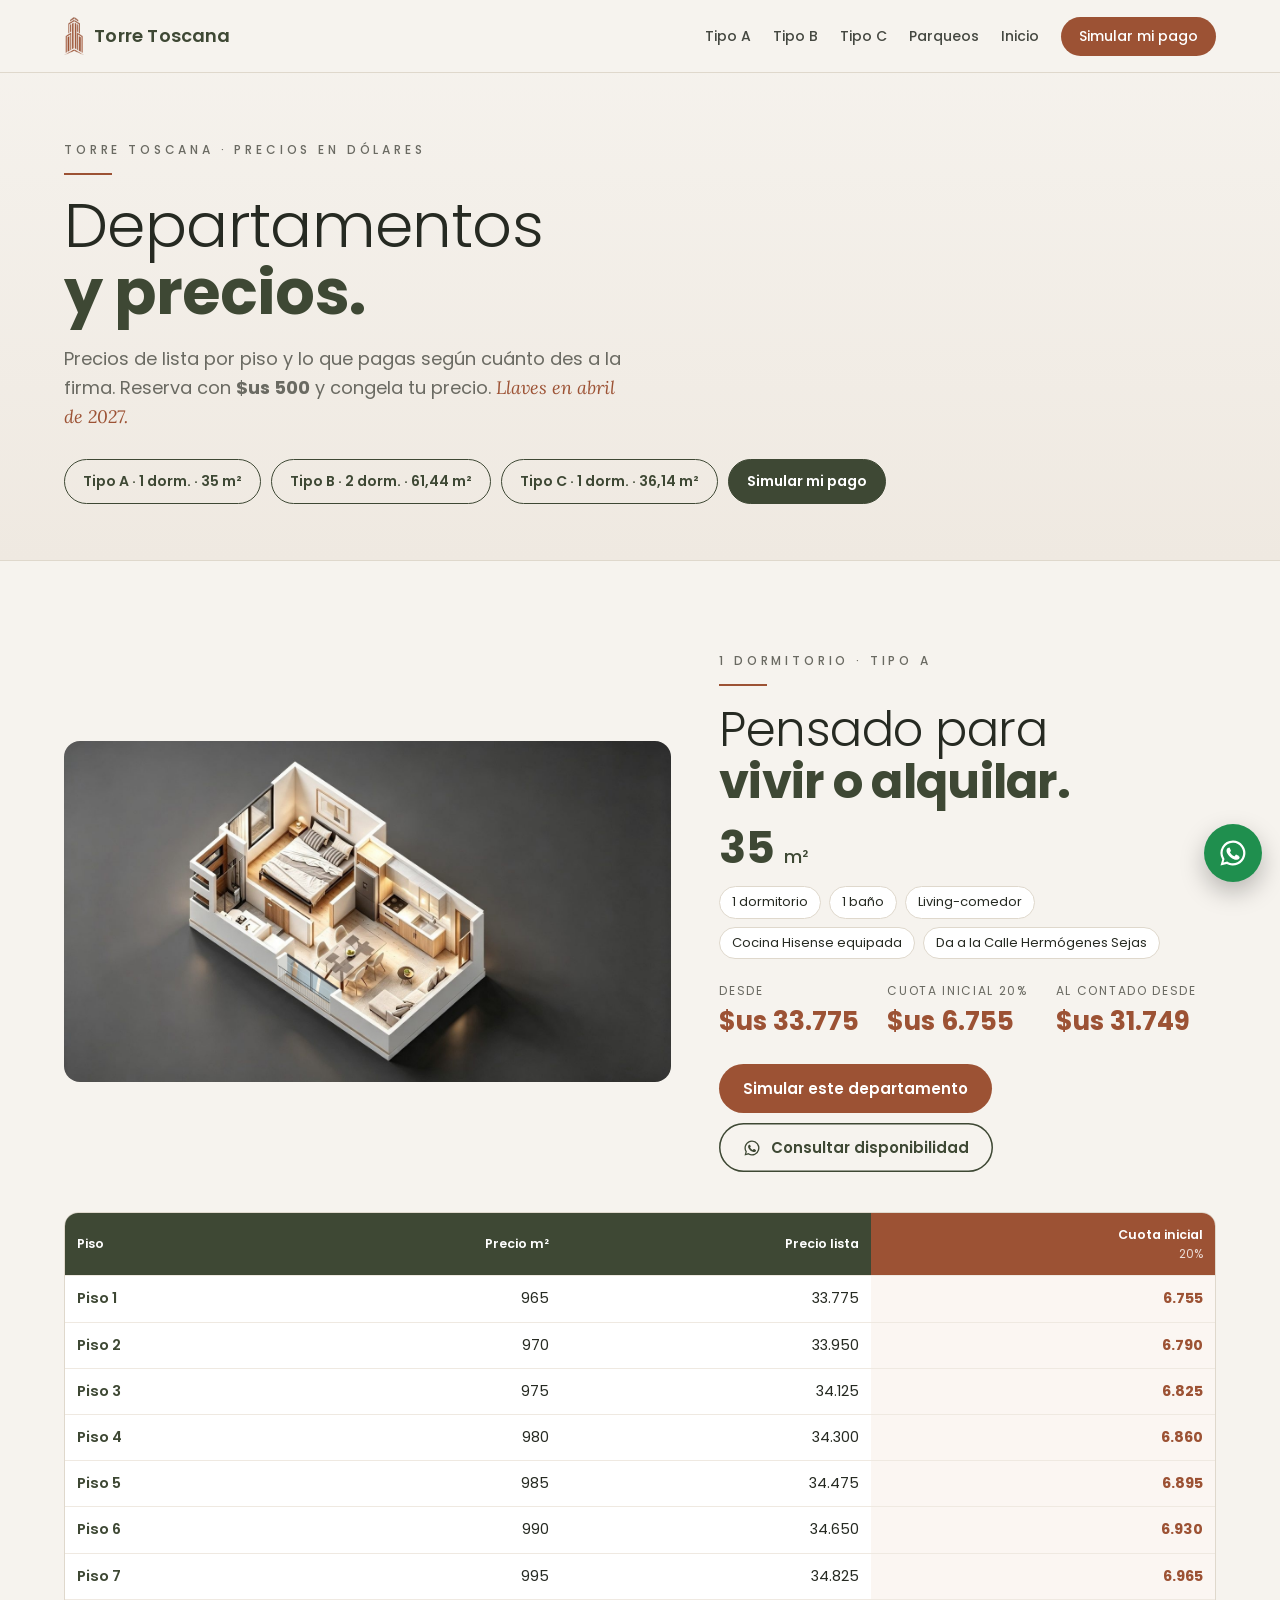
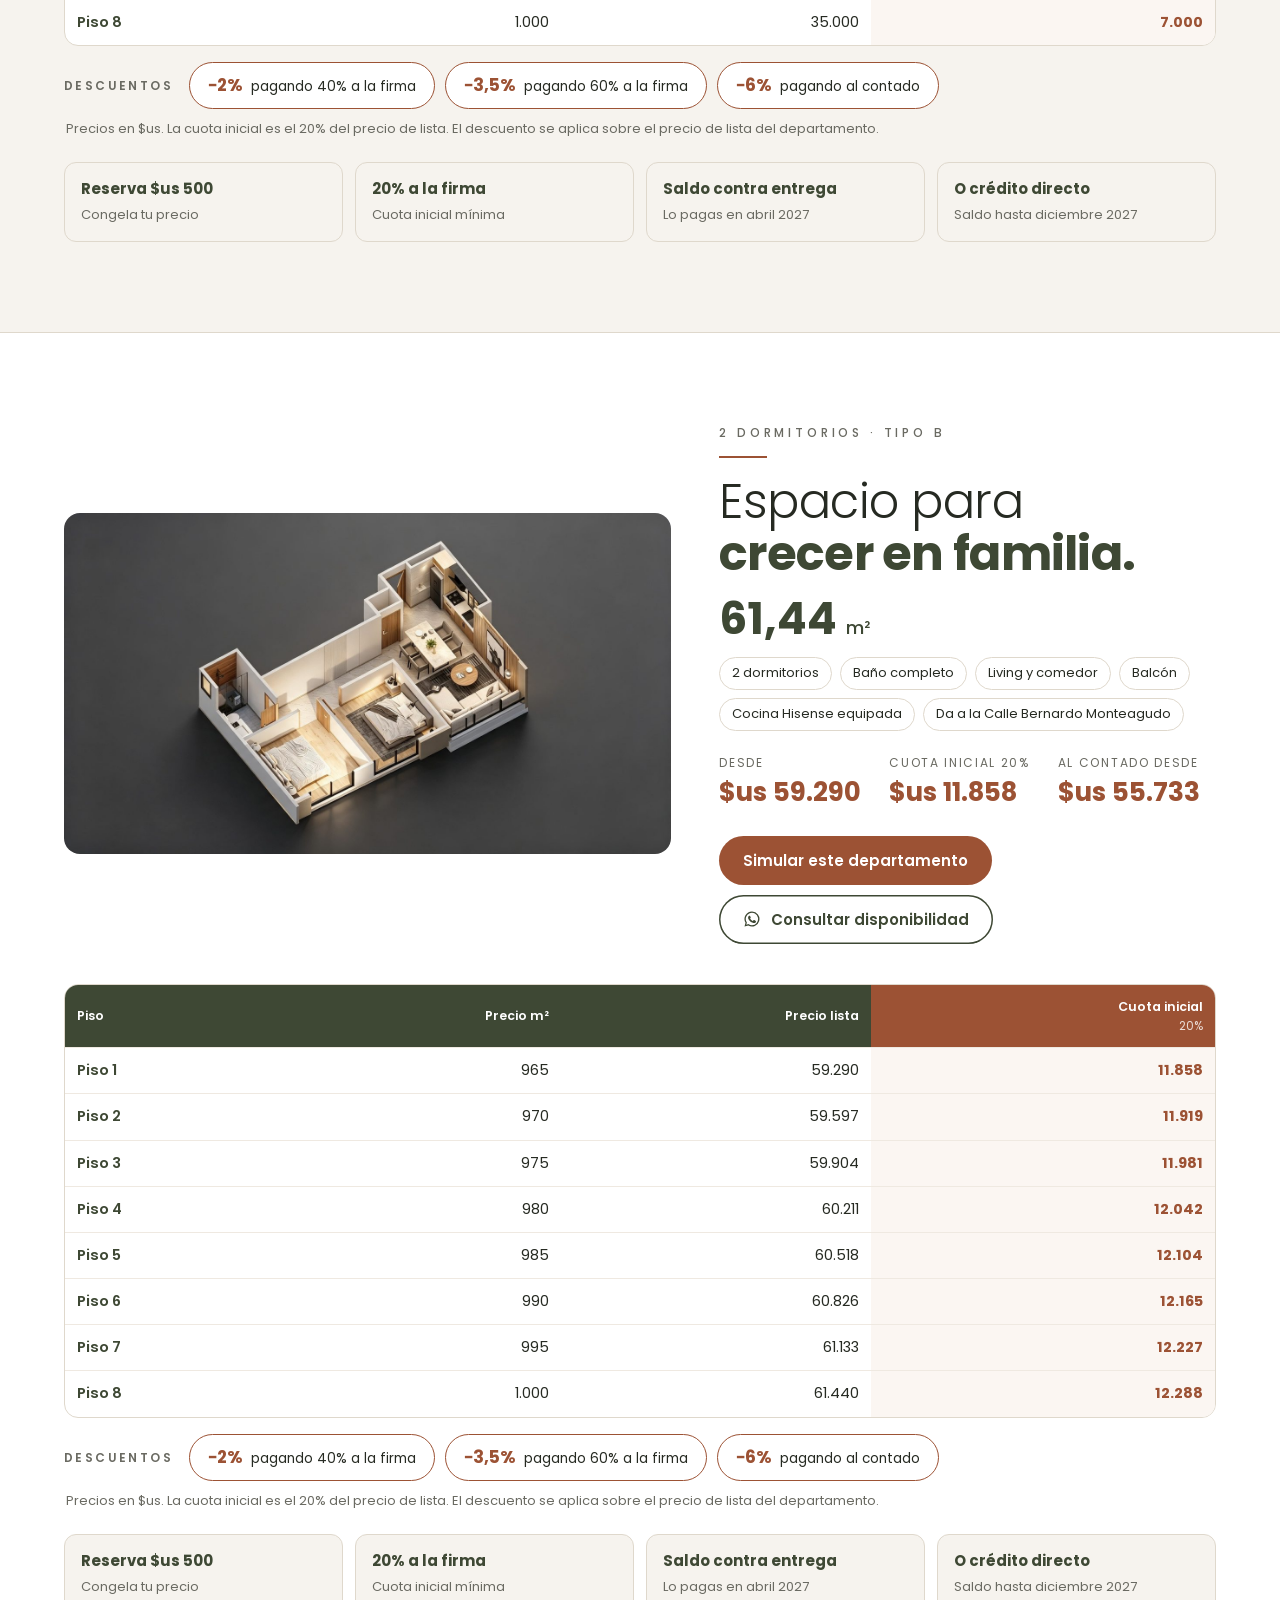
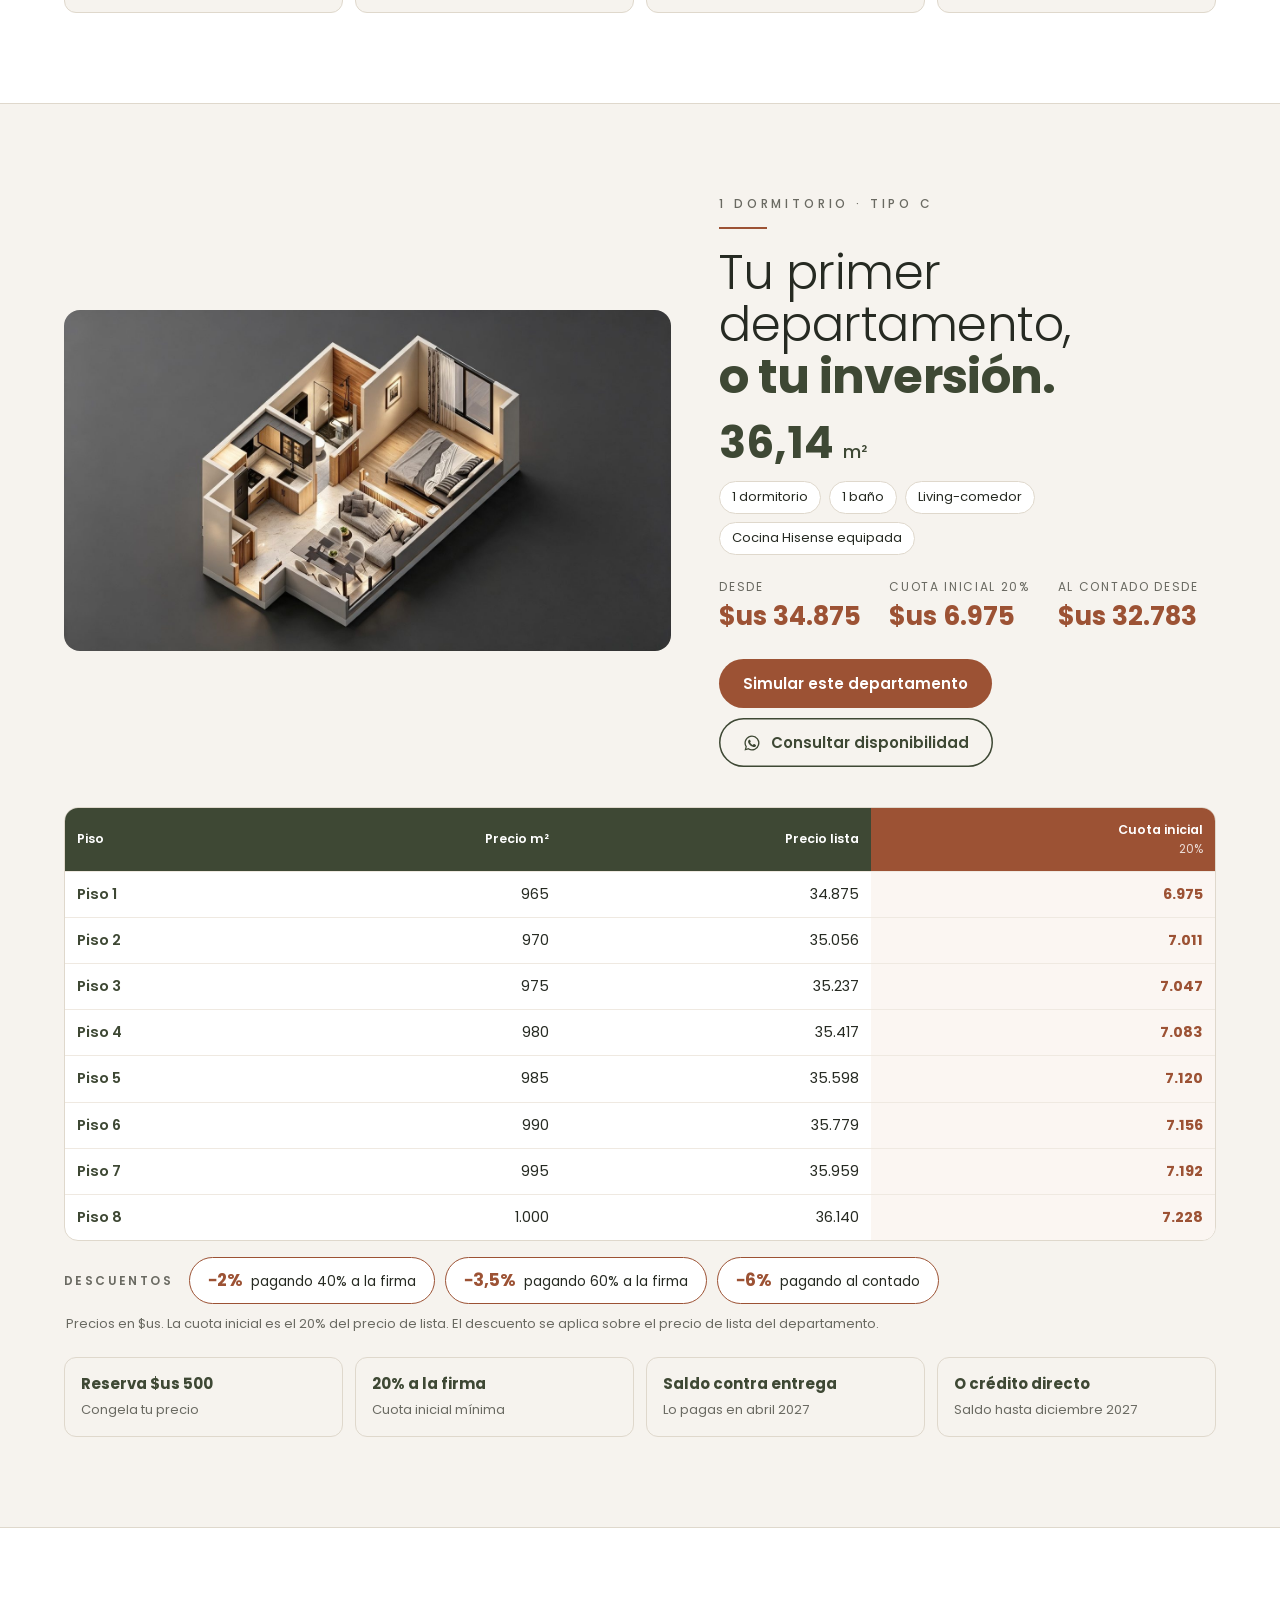
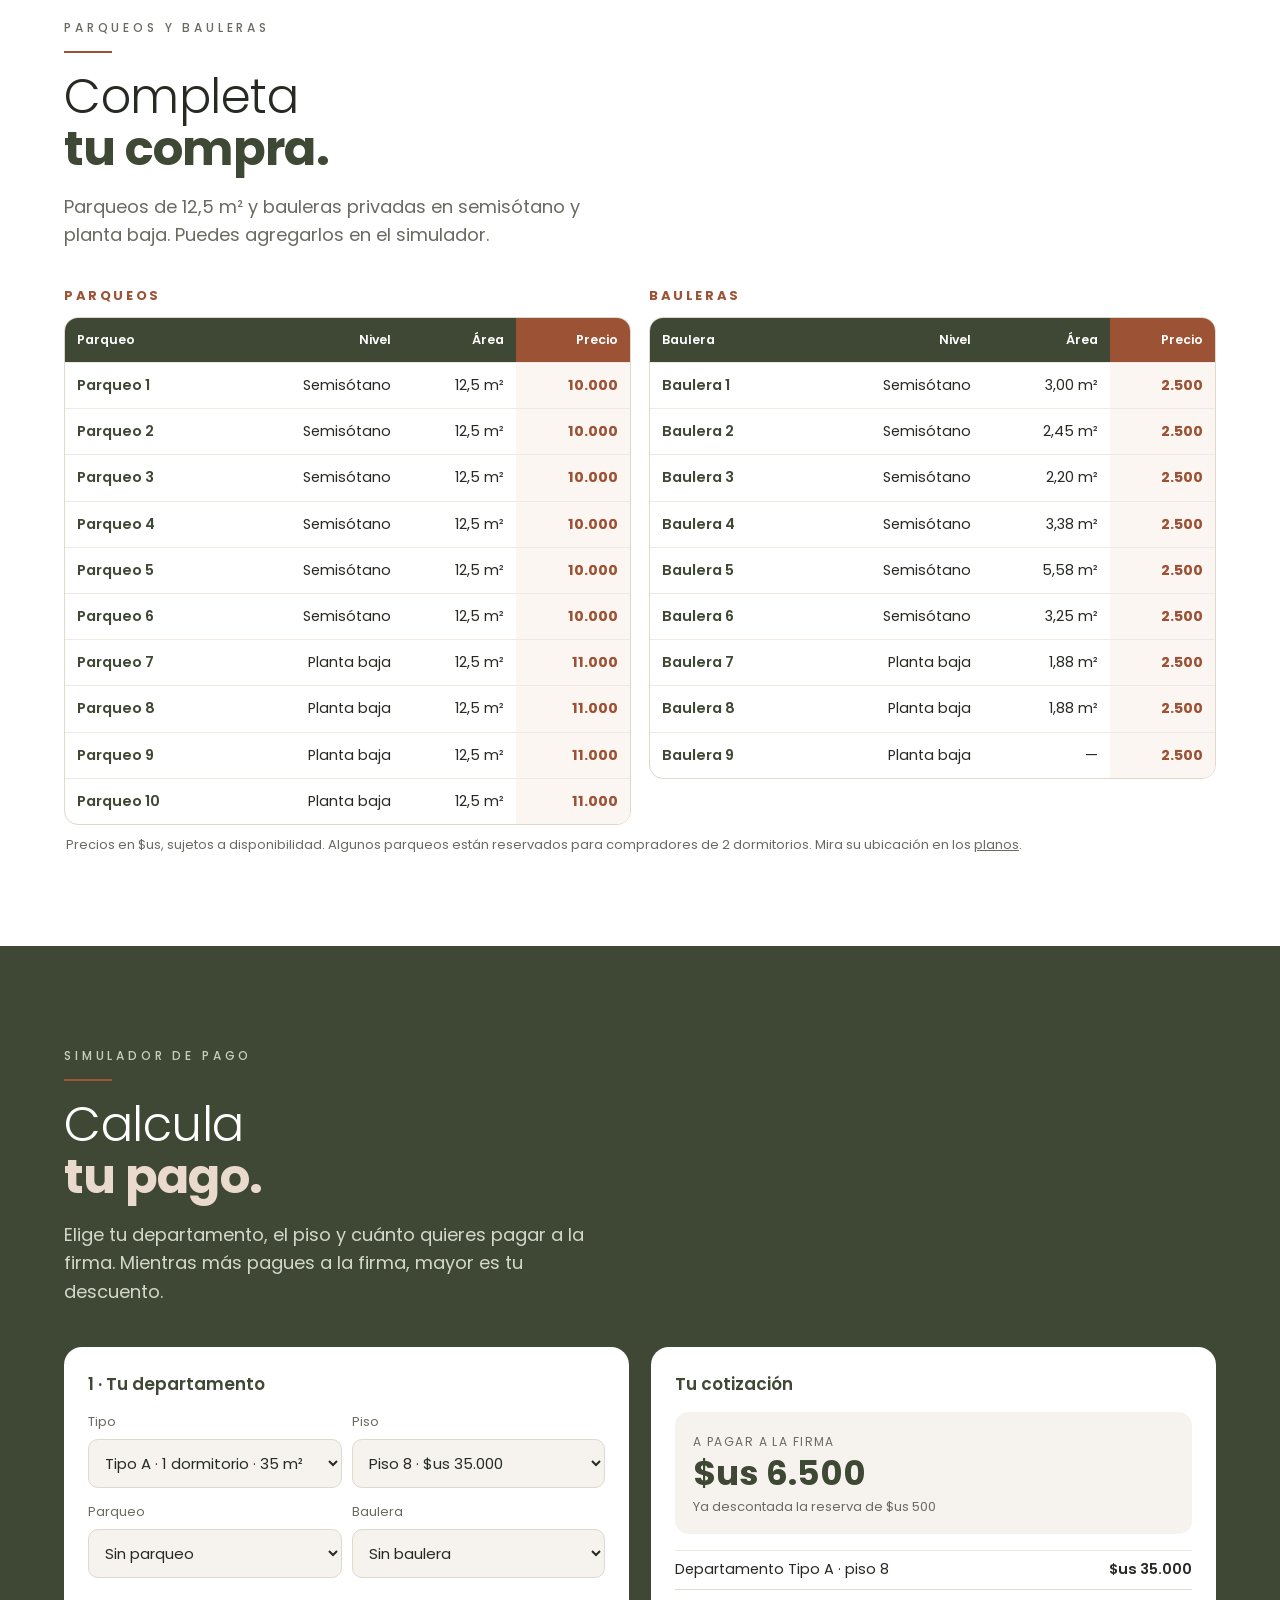
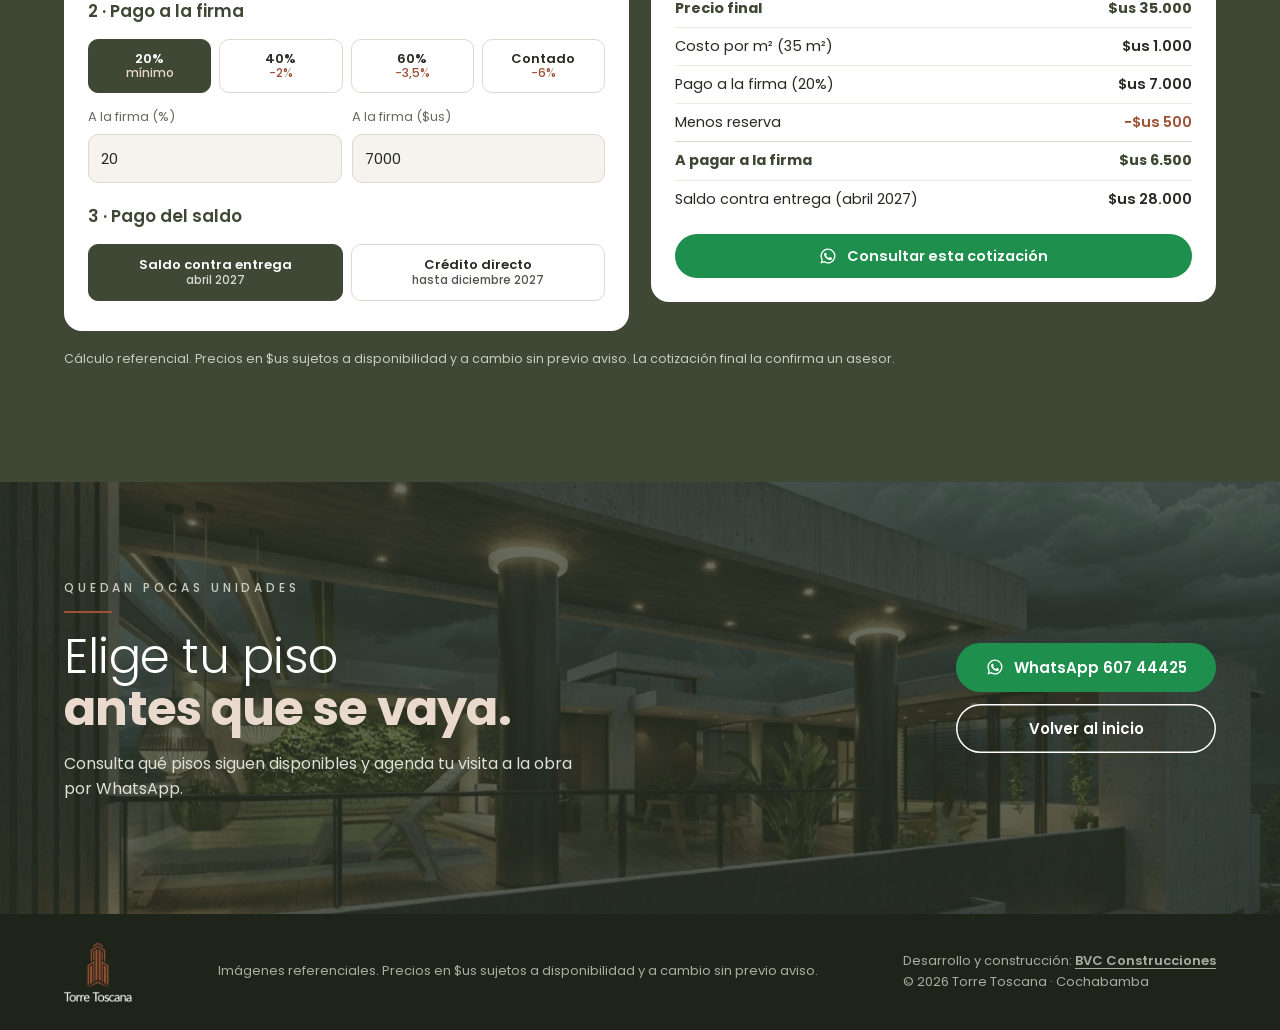
<file: disponibilidad/index.html>
<!doctype html>
<html lang="es"><head><meta charset="utf-8"><meta name="viewport" content="width=device-width,initial-scale=1">
<title>Departamentos y precios · Torre Toscana</title>
<meta http-equiv="refresh" content="0;url=/departamentos/">
<link rel="canonical" href="https://torre-toscana.com/departamentos/">
</head><body><p><a href="/departamentos/">Ver departamentos y precios</a></p>
<script>location.replace('/departamentos/');</script></body></html>
</file>
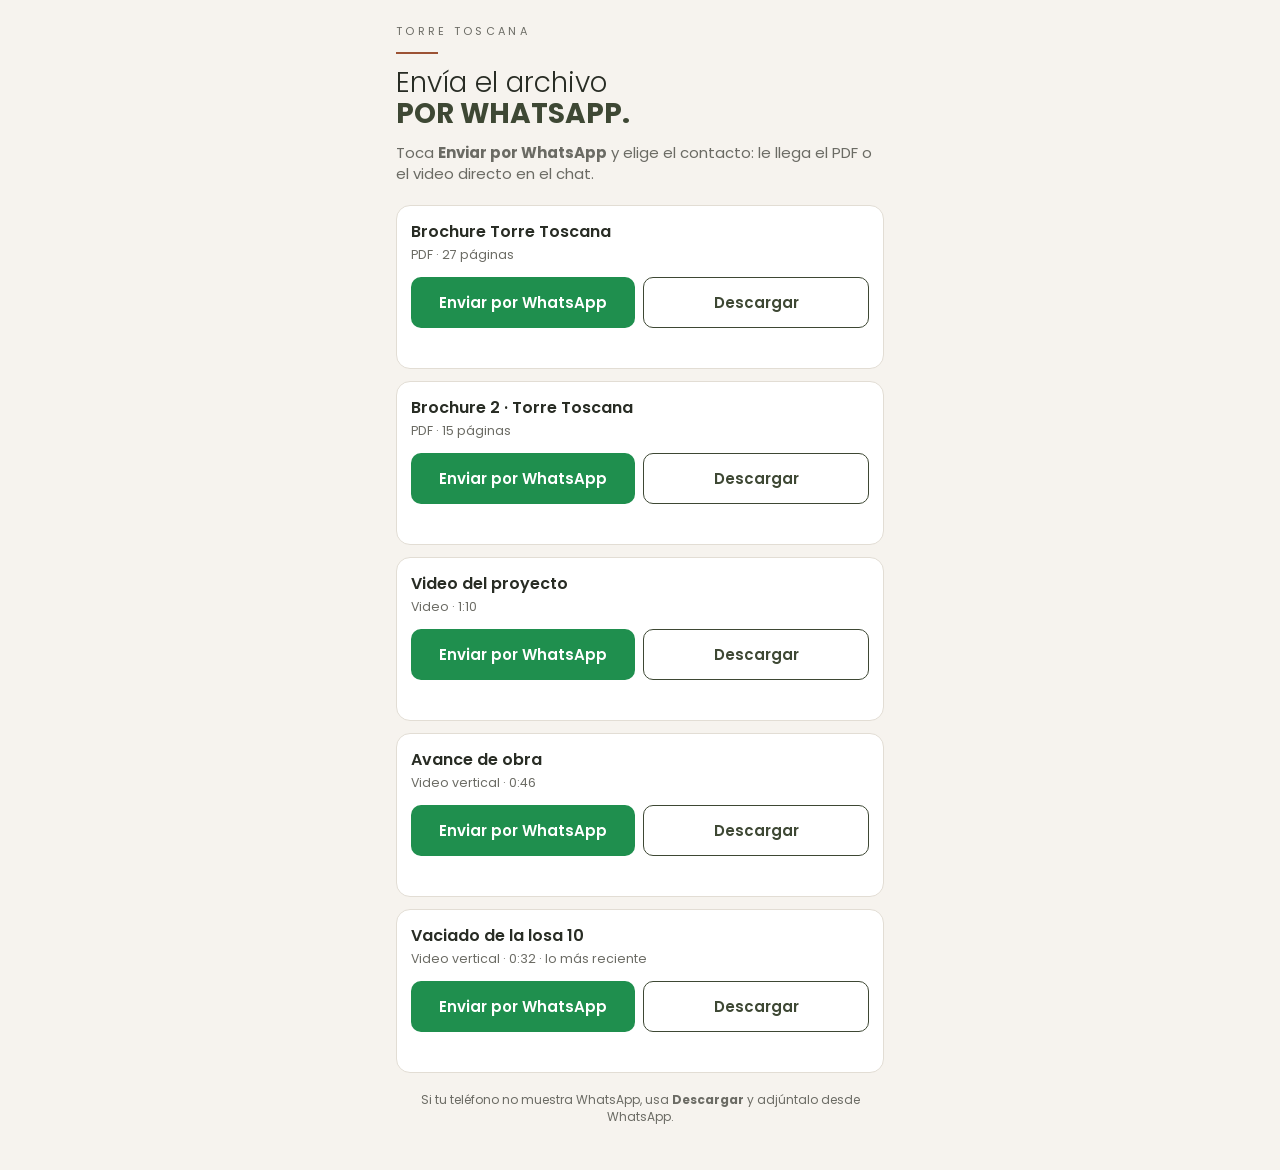
<file: toscana/index.html>
<!doctype html>
<html lang="es">
<head>
<meta charset="utf-8">
<meta name="viewport" content="width=device-width,initial-scale=1,viewport-fit=cover">
<title>Torre Toscana · Compartir</title>
<link rel="stylesheet" href="https://fonts.googleapis.com/css2?family=Poppins:wght@300;400;600;700&display=swap">
<style>
:root{--verde:#3e4834;--terra:#9c5234;--crema:#f6f3ee;--tinta:#282c24;--gris:#6b6b64;--linea:#e2ddd4;--wa:#1f8f4e}
*{box-sizing:border-box}
body{margin:0;background:var(--crema);color:var(--tinta);font:15px/1.45 Poppins,system-ui,sans-serif}
.wrap{max-width:520px;margin:0 auto;padding:24px 16px calc(32px + env(safe-area-inset-bottom,0px))}
.eyebrow{font-size:11px;letter-spacing:.3em;color:var(--gris);text-transform:uppercase}
.raya{width:42px;height:2px;background:var(--terra);margin:12px 0 14px}
h1{font-weight:300;font-size:28px;line-height:1.1;margin:0}
h1 b{display:block;font-weight:700;color:var(--verde)}
p.intro{color:var(--gris);margin:12px 0 20px}
.item{background:#fff;border:1px solid var(--linea);border-radius:14px;padding:14px;margin-bottom:12px}
.item.sel{border-color:var(--verde);box-shadow:0 0 0 2px rgba(62,72,52,.15)}
.item b{display:block;font-weight:600;font-size:16px}
.item small{color:var(--gris)}
.btns{display:flex;gap:8px;margin-top:12px}
button,a.btn{flex:1;border:0;border-radius:10px;padding:13px 10px;font:600 15px Poppins,system-ui,sans-serif;cursor:pointer;text-align:center;text-decoration:none}
button.enviar{background:var(--wa);color:#fff}
button.enviar[disabled]{background:#9db8a6;cursor:default}
a.btn{background:transparent;border:1px solid var(--verde);color:var(--verde)}
.estado{font-size:13px;color:var(--gris);margin-top:8px;min-height:18px}
.pie{font-size:12px;color:var(--gris);text-align:center;margin-top:18px}
</style>
<!-- Meta Pixel Code -->
<script>
!function(f,b,e,v,n,t,s)
{if(f.fbq)return;n=f.fbq=function(){n.callMethod?
n.callMethod.apply(n,arguments):n.queue.push(arguments)};
if(!f._fbq)f._fbq=n;n.push=n;n.loaded=!0;n.version='2.0';
n.queue=[];t=b.createElement(e);t.async=!0;
t.src=v;s=b.getElementsByTagName(e)[0];
s.parentNode.insertBefore(t,s)}(window, document,'script',
'https://connect.facebook.net/en_US/fbevents.js');
fbq('init', '1004506519348487');
fbq('track', 'PageView');
document.addEventListener('click',function(e){var a=e.target.closest&&e.target.closest('a[href*="wa.me"],a[href*="api.whatsapp.com"]');if(a&&window.fbq){var z=a.href.indexOf('59160744425')<0?'Compartir':a.closest('#simulador')?'Simulador':a.closest('#unidades')?'Departamento':a.closest('.flota')?'BotonFlotante':'BotonPagina';var ad=false;try{ad=(Date.now()-(+localStorage.getItem('tt_fb')||0))<7*864e5;}catch(x){}if(z!=='Compartir'){fbq('track','Contact',{content_name:z,content_category:ad?'anuncio':'organico'});}fbq('trackCustom','WhatsApp_'+z,{origen:ad?'anuncio':'organico'});}},true);
(function(){var K='tt_fb',W='wa.me/59160744425';try{if(/[?&](fbclid=|utm_source=(facebook|fb|instagram|ig|meta)\b)/i.test(location.search)||/(^|\.)(facebook|instagram)\.com/i.test((document.referrer.split('/')[2])||'')){localStorage.setItem(K,String(Date.now()));}}catch(e){}
function vieneDeAnuncio(){try{var t=+localStorage.getItem(K);return !!t&&(Date.now()-t)<7*864e5;}catch(e){return false;}}
document.addEventListener('click',function(e){var a=e.target.closest&&e.target.closest('a[href*="'+W+'"]');if(!a||!vieneDeAnuncio())return;try{var u=new URL(a.href);var t=u.searchParams.get('text')||'Hola, me interesa Torre Toscana';if(t.indexOf('TSC7:')!==0){a.href=u.origin+u.pathname+'?text='+encodeURIComponent('TSC7: '+t);}}catch(err){}},true);})();
</script>
<noscript><img height="1" width="1" style="display:none"
src="https://www.facebook.com/tr?id=1004506519348487&ev=PageView&noscript=1"
/></noscript>
<!-- End Meta Pixel Code -->
</head>
<body>
<main class="wrap">
  <div class="eyebrow">Torre Toscana</div>
  <div class="raya"></div>
  <h1>Envía el archivo <b>POR WHATSAPP.</b></h1>
  <p class="intro">Toca <b>Enviar por WhatsApp</b> y elige el contacto: le llega el PDF o el video directo en el chat.</p>
  <div id="lista"></div>
  <p class="pie">Si tu teléfono no muestra WhatsApp, usa <b>Descargar</b> y adjúntalo desde WhatsApp.</p>
</main>
<script>
(function(){
  // Los 4 archivos van en la MISMA carpeta que esta página, con estos nombres exactos.
  const ITEMS = {
    b1: {t:'Brochure Torre Toscana', d:'PDF · 27 páginas', f:'Torre_Toscana_Brochure_v6.pdf', type:'application/pdf'},
    b2: {t:'Brochure 2 · Torre Toscana', d:'PDF · 15 páginas', f:'Torre_Toscana_Brochure_2_v6.pdf', type:'application/pdf'},
    v1: {t:'Video del proyecto', d:'Video · 1:10', f:'Torre_Toscana_Video_Proyecto.mp4', type:'video/mp4'},
    v2: {t:'Avance de obra', d:'Video vertical · 0:46', f:'Torre_Toscana_Avance_de_Obra.mp4', type:'video/mp4'},
    v3: {t:'Vaciado de la losa 10', d:'Video vertical · 0:32 · lo más reciente', f:'Torre_Toscana_Losa_10.mp4', type:'video/mp4'}
  };
  const pedido = new URLSearchParams(location.search).get('f');
  const archivos = {};
  const lista = document.getElementById('lista');
  const orden = pedido && ITEMS[pedido] ? [pedido].concat(Object.keys(ITEMS).filter(k => k !== pedido)) : Object.keys(ITEMS);
  lista.innerHTML = orden.map(k => { const it = ITEMS[k];
    return '<div class="item' + (k === pedido ? ' sel' : '') + '" id="i_' + k + '"><b>' + it.t + '</b><small>' + it.d + '</small>' +
      '<div class="btns"><button class="enviar" data-k="' + k + '">Enviar por WhatsApp</button><a class="btn" href="' + it.f + '" download>Descargar</a></div>' +
      '<div class="estado" id="e_' + k + '"></div></div>'; }).join('');
  function preparar(k){
    if (archivos[k]) return archivos[k];
    const it = ITEMS[k], est = document.getElementById('e_' + k);
    archivos[k] = (async () => {
      const r = await fetch(it.f, {cache: 'no-cache'});
      if (!r.ok) throw new Error('No se encontró el archivo (' + r.status + ')');
      const total = +r.headers.get('content-length') || 0;
      let blob;
      if (r.body && r.body.getReader) {
        const rd = r.body.getReader(), partes = []; let n = 0;
        for (;;) { const {done, value} = await rd.read(); if (done) break; partes.push(value); n += value.length;
          est.textContent = 'Preparando… ' + (total ? Math.round(n * 100 / total) + '%' : (n / 1048576).toFixed(1) + ' MB'); }
        blob = new Blob(partes, {type: it.type});
      } else blob = await r.blob();
      est.textContent = 'Listo para enviar';
      return new File([blob], it.f, {type: it.type});
    })().catch(e => { delete archivos[k]; est.textContent = e.message; throw e; });
    return archivos[k];
  }
  // El archivo pedido se prepara apenas abre la página, para que el envío sea inmediato
  if (pedido && ITEMS[pedido]) preparar(pedido).catch(() => {});
  lista.querySelectorAll('button.enviar').forEach(b => b.addEventListener('click', async () => {
    const k = b.dataset.k, it = ITEMS[k], est = document.getElementById('e_' + k);
    let file;
    try { file = await preparar(k); } catch (e) { return; }
    if (!(navigator.canShare && navigator.canShare({files:[file]}))) {
      est.textContent = 'Este navegador no permite enviar archivos. Usa Descargar y adjúntalo en WhatsApp.'; return;
    }
    try { await navigator.share({files:[file], title: it.t}); est.textContent = 'Enviado'; }
    catch (e) {
      if (e.name === 'AbortError') return;
      // Si el archivo tardó en prepararse, el teléfono pide un segundo toque
      est.textContent = 'Toca otra vez "Enviar por WhatsApp".';
    }
  }));
})();
</script>
</body>
</html>
</file>
<file: estilo.css>
:root{
  --verde:#3e4834; --verde-2:#2f3727; --terra:#9c5234; --terra-2:#b86a49; --durazno:#eadace;
  --salvia:#7f8a71; --crema:#f6f3ee; --crema-2:#efe9e1; --tinta:#262a22; --gris:#6a6a62; --linea:#dfd8cc;
  --wa:#1f8f4e; --max:1200px;
  --serif:"Lora",Georgia,serif; --sans:"Poppins",system-ui,-apple-system,"Segoe UI",sans-serif;
}
*{box-sizing:border-box}
html{scroll-behavior:smooth;scroll-padding-top:76px}
@media (prefers-reduced-motion:reduce){html{scroll-behavior:auto}}
body{margin:0;background:var(--crema);color:var(--tinta);font:16px/1.6 var(--sans);-webkit-font-smoothing:antialiased}
img{max-width:100%;display:block}
a{color:inherit}
.wrap{max-width:var(--max);margin:0 auto;padding:0 24px}
@media (max-width:600px){.wrap{padding:0 16px}}

/* ------- navegación ------- */
.nav{position:fixed;inset:0 0 auto 0;z-index:50;transition:background .3s,box-shadow .3s}
.nav.solid{background:rgba(246,243,238,.94);backdrop-filter:blur(10px);-webkit-backdrop-filter:blur(10px);box-shadow:0 1px 0 var(--linea)}
.nav .wrap{display:flex;align-items:center;gap:20px;height:72px}
.marca{display:flex;align-items:center;gap:10px;text-decoration:none;margin-right:auto}
.marca img{height:38px;width:auto}
.marca span{font-weight:600;font-size:18px;letter-spacing:.01em;color:var(--verde)}
.links{display:flex;gap:22px;align-items:center}
.links a{text-decoration:none;font-size:14px;font-weight:500;color:var(--tinta);opacity:.85}
.links a:hover{opacity:1;color:var(--terra)}
.links a.btn{color:#fff;opacity:1}.links a.btn:hover{color:#fff}
.btn{display:inline-flex;align-items:center;justify-content:center;gap:8px;text-decoration:none;border:0;border-radius:999px;padding:13px 24px;font:600 15px var(--sans);cursor:pointer;transition:transform .15s,background .2s}
.btn:active{transform:scale(.98)}
.btn-terra{background:var(--terra);color:#fff}.btn-terra:hover{background:var(--terra-2)}
.btn-verde{background:var(--verde);color:#fff}.btn-verde:hover{background:var(--verde-2)}
.btn-borde{background:transparent;color:var(--verde);box-shadow:inset 0 0 0 1.5px var(--verde)}
.btn-wa{background:var(--wa);color:#fff}
.btn-sm{padding:9px 18px;font-size:14px}
.menu-btn{display:none;background:none;border:0;width:44px;height:44px;cursor:pointer;color:var(--verde)}
@media (max-width:980px){
  .links{position:fixed;inset:72px 0 auto 0;background:var(--crema);flex-direction:column;align-items:stretch;gap:0;padding:8px 16px 20px;box-shadow:0 12px 24px rgba(0,0,0,.08);transform:translateY(-130%);transition:transform .3s;max-height:calc(100vh - 72px);overflow:auto}
  .links.open{transform:none}
  .links a{padding:14px 4px;border-bottom:1px solid var(--linea);font-size:16px}
  .links .btn{margin-top:14px;border-bottom:0}
  .menu-btn{display:block}
}
:focus-visible{outline:3px solid var(--terra);outline-offset:3px}

/* ------- textos ------- */
.eyebrow{font-size:12px;font-weight:500;letter-spacing:.32em;text-transform:uppercase;color:var(--gris)}
.raya{width:48px;height:2px;background:var(--terra);margin:14px 0 18px}
h1,h2{font-weight:300;line-height:1.08;margin:0;letter-spacing:-.01em}
h1 b,h2 b{display:block;font-weight:700;color:var(--verde);letter-spacing:-.015em}
h2{font-size:clamp(30px,4.2vw,48px)}
.lead{font-size:clamp(16px,1.6vw,18px);color:var(--gris);max-width:560px;margin:18px 0 0}
.serif{font-family:var(--serif);font-style:italic;color:var(--terra)}
section{padding:110px 0}
@media (max-width:700px){section{padding:72px 0}}

/* ------- hero ------- */
.hero{padding:72px 0 0;min-height:100vh;display:flex;align-items:center;background:linear-gradient(180deg,var(--crema) 0%,var(--crema-2) 100%)}
.hero .wrap{display:grid;grid-template-columns:1fr auto;gap:56px;align-items:center;width:100%}
.hero h1{font-size:clamp(38px,5.6vw,72px)}
.hero h1 b{text-transform:uppercase}
.hero .acciones{display:flex;gap:12px;flex-wrap:wrap;margin-top:32px}
.hero-img{height:min(calc(100vh - 110px),980px);aspect-ratio:1100/2388;border-radius:200px 200px 14px 14px;overflow:hidden;box-shadow:0 30px 60px -30px rgba(38,42,34,.45)}
.hero-img img{width:100%;height:100%;object-fit:cover}
.datos{display:flex;flex-wrap:wrap;gap:0;margin-top:44px;border-top:1px solid var(--linea)}
.datos div{padding:18px 26px 0 0;margin-right:26px}
.datos b{display:block;font-size:24px;font-weight:600;color:var(--verde);line-height:1.1}
.datos span{font-size:13px;color:var(--gris)}
@media (max-width:860px){
  .hero{min-height:0;padding-top:96px}
  .hero .wrap{grid-template-columns:1fr;gap:36px}
  .hero-img{height:auto;width:100%;max-width:340px;margin:0 auto;border-radius:170px 170px 14px 14px}
  .hero-img img{height:auto}
}

/* ------- cinta ------- */
.cinta{background:var(--verde);color:var(--durazno);padding:22px 0}
.cinta .wrap{display:flex;justify-content:space-between;gap:16px;flex-wrap:wrap;align-items:center}
.cinta p{margin:0;font-size:15px}
.cinta b{color:#fff;font-weight:600}
.cinta .serif{color:var(--durazno);font-size:20px}

/* ------- ubicación ------- */
.dos{display:grid;grid-template-columns:1fr 1fr;gap:64px;align-items:center}
@media (max-width:900px){.dos{grid-template-columns:1fr;gap:40px}}
.foto{border-radius:14px;overflow:hidden;box-shadow:0 24px 48px -28px rgba(38,42,34,.5)}
.foto img{width:100%;height:100%;object-fit:cover}
.cerca{list-style:none;padding:0;margin:30px 0 0;display:grid;grid-template-columns:1fr 1fr;gap:12px}
.cerca li{display:flex;gap:12px;align-items:center;background:#fff;border:1px solid var(--linea);border-radius:14px;padding:14px;box-shadow:0 8px 20px -16px rgba(38,42,34,.35);transition:transform .2s,box-shadow .2s}
.cerca li:hover{transform:translateY(-2px);box-shadow:0 14px 26px -16px rgba(38,42,34,.45)}
.cerca i{flex:none;width:42px;height:42px;border-radius:12px;background:var(--durazno);color:var(--terra);display:flex;align-items:center;justify-content:center}
.cerca i svg{width:22px;height:22px}
.cerca b{display:block;font-weight:600;font-size:14.5px;line-height:1.3;color:var(--verde)}
.cerca span{display:block;font-size:12.5px;color:var(--gris);margin-top:2px}
.cerca li.top{grid-column:span 2;background:var(--verde);border-color:var(--verde)}
.cerca li.top i{background:rgba(255,255,255,.14);color:var(--durazno)}
.cerca li.top b{color:#fff;font-size:16px}.cerca li.top span{color:#d4d8c9}
.cerca li:last-child{grid-column:span 2}
@media (max-width:420px){.cerca{grid-template-columns:1fr}.cerca li.top,.cerca li:last-child{grid-column:auto}}
.direccion{margin-top:18px;display:flex;gap:12px;align-items:flex-start;border-left:3px solid var(--terra);padding:6px 0 6px 14px}
.direccion i{flex:none;color:var(--terra);margin-top:2px}.direccion i svg{width:22px;height:22px}
.direccion b{display:block;font-size:15px;color:var(--tinta)}
.direccion span{display:block;font-size:13.5px;color:var(--gris);margin-top:2px}
.direccion a{display:inline-block;margin-top:8px;color:var(--terra);font-weight:600;font-size:14px;text-decoration:none}
.mapa{margin-top:64px;border-radius:14px;overflow:hidden;border:1px solid var(--linea);background:#e9e5de}
.mapa iframe{display:block;width:100%;height:420px;border:0}
@media (max-width:700px){.mapa iframe{height:320px}}

/* ------- departamentos ------- */
.oscuro{background:#3a3a3a;color:#f1ede6}
.oscuro .eyebrow{color:#bdb6aa}.oscuro h2 b{color:var(--durazno)}.oscuro .lead{color:#cfc8bc}
.tipos{display:grid;grid-template-columns:repeat(3,1fr);gap:22px;margin-top:56px}
@media (max-width:900px){.tipos{grid-template-columns:1fr}}
.tipo{background:#333;border:1px solid #4a4a4a;border-radius:14px;overflow:hidden;display:flex;flex-direction:column}
.tipo img{aspect-ratio:1400/786;object-fit:cover}
.tipo div{padding:20px 22px 24px}
.tipo h3{margin:0;font-weight:600;font-size:20px;color:#fff}
.tipo .m2{font-size:34px;font-weight:700;color:var(--durazno);line-height:1.1;margin:6px 0 4px}
.tipo .m2 small{font-size:16px;font-weight:500}
.tipo ul{list-style:none;padding:0;margin:14px 0 0;display:flex;flex-wrap:wrap;gap:6px}
.tipo li{font-size:12.5px;border:1px solid #5a5a5a;border-radius:999px;padding:4px 10px;color:#ddd6ca}
.planta{display:grid;grid-template-columns:1.1fr .9fr;gap:48px;margin-top:80px;align-items:center}
.planta .foto{background:#fff;padding:10px}
@media (max-width:900px){.planta{grid-template-columns:1fr}}

/* ------- interiores ------- */
.galeria{display:grid;grid-template-columns:repeat(6,1fr);grid-auto-rows:200px;gap:12px;margin-top:52px}
.galeria button{padding:0;border:0;border-radius:12px;overflow:hidden;cursor:zoom-in;background:#ddd}
.galeria img{width:100%;height:100%;object-fit:cover;transition:transform .6s}
.galeria button:hover img{transform:scale(1.04)}
.g1{grid-column:span 4;grid-row:span 2}.g2{grid-column:span 2;grid-row:span 1}.g3{grid-column:span 2}
.g4{grid-column:span 2}.g5{grid-column:span 2}.g6{grid-column:span 2}
@media (max-width:760px){.galeria{grid-template-columns:1fr 1fr;grid-auto-rows:150px}.g1{grid-column:span 2;grid-row:span 2}.g2,.g3,.g4,.g5,.g6{grid-column:span 1}}
.lightbox{position:fixed;inset:0;z-index:90;background:rgba(15,17,14,.94);display:flex;align-items:center;justify-content:center;padding:20px}
.lightbox img{max-height:90vh;width:auto;max-width:100%;border-radius:8px}
.lightbox button{position:absolute;top:16px;right:16px;background:rgba(255,255,255,.12);color:#fff;border:0;width:46px;height:46px;border-radius:50%;font-size:20px;cursor:pointer}

/* ------- cocina ------- */
.cocina{background:var(--crema-2)}
.equipos{display:grid;grid-template-columns:repeat(3,1fr);gap:12px;margin-top:28px}
.equipos button{display:flex;flex-direction:column;align-items:flex-start;text-align:left;background:#fff;border-radius:14px;padding:12px 14px 14px;border:1px solid var(--linea);cursor:pointer;font:inherit;color:inherit;transition:transform .2s,box-shadow .2s,border-color .2s}
.equipos button:hover{transform:translateY(-2px);border-color:var(--terra);box-shadow:0 14px 26px -18px rgba(38,42,34,.5)}
.equipos img{width:100%;aspect-ratio:4/3;object-fit:contain;margin-bottom:10px}
.equipos b{display:block;font-size:14px;font-weight:600;color:var(--verde)}
.equipos span{font-size:12.5px;color:var(--gris)}
.equipos i{font-style:normal;font-size:12.5px;font-weight:600;color:var(--terra);margin-top:8px}
.eqm{position:fixed;inset:0;z-index:95;background:rgba(20,24,18,.72);display:flex;align-items:center;justify-content:center;padding:16px;backdrop-filter:blur(4px);-webkit-backdrop-filter:blur(4px)}
.eqm[hidden]{display:none}
.eqm-caja{position:relative;width:min(560px,100%);background:#fff;border-radius:20px;overflow:hidden;box-shadow:0 30px 60px -20px rgba(0,0,0,.5)}
.eqm-pista{display:flex;transition:transform .35s ease}
.eqm-sl{flex:0 0 100%;aspect-ratio:1/1;display:flex;align-items:center;justify-content:center;padding:28px 60px}
.eqm-sl img{max-width:100%;max-height:100%;object-fit:contain}
.eqm-spec{width:100%;align-self:center}
.eqm-spec span{font-size:11.5px;letter-spacing:.24em;text-transform:uppercase;color:var(--gris)}
.eqm-spec h3{margin:8px 0 14px;font-size:22px;font-weight:600;color:var(--verde)}
.eqm-spec ul{list-style:none;margin:0;padding:0}
.eqm-spec li{padding:10px 0 10px 26px;border-top:1px solid var(--crema-2);position:relative;font-size:15px}
.eqm-spec li::before{content:'';position:absolute;left:4px;top:17px;width:9px;height:9px;border-radius:50%;background:var(--terra)}
.eqm-spec p{margin:14px 0 0;font-size:13.5px;color:var(--terra);font-family:var(--serif);font-style:italic}
.eqm-x{position:absolute;top:12px;right:12px;z-index:2;width:40px;height:40px;border-radius:50%;border:0;background:rgba(38,42,34,.08);font-size:17px;cursor:pointer;color:var(--tinta)}
.eqm-f{position:absolute;top:calc(50% - 46px);z-index:2;width:44px;height:44px;border-radius:50%;border:0;background:var(--verde);color:#fff;font-size:26px;line-height:1;cursor:pointer;box-shadow:0 8px 18px -8px rgba(0,0,0,.5)}
.eqm-prev{left:10px}.eqm-next{right:10px}
.eqm-pie{display:flex;align-items:center;justify-content:space-between;gap:12px;padding:14px 18px;border-top:1px solid var(--linea);background:var(--crema)}
.eqm-pie b{font-size:14px;font-weight:600;color:var(--verde)}
.eqm-dots{display:flex;gap:6px;flex:none}
.eqm-dots button{width:8px;height:8px;padding:0;border:0;border-radius:50%;background:var(--linea);cursor:pointer}
.eqm-dots button[aria-current="true"]{background:var(--terra);width:20px;border-radius:4px}
@media (max-width:520px){.equipos{grid-template-columns:repeat(3,1fr);gap:8px}.equipos button{padding:8px 8px 10px}.equipos b{font-size:12.5px}.equipos span{font-size:11px}.equipos i{font-size:11.5px}.eqm-sl{padding:20px 50px}.eqm-f{width:38px;height:38px;font-size:22px}}

/* ------- amenidades ------- */
.amen{display:grid;grid-template-columns:1.3fr 1fr;grid-template-rows:auto auto;gap:14px;margin-top:52px}
.amen .a1{grid-row:span 2}
.amen figure{margin:0;position:relative;border-radius:14px;overflow:hidden;min-height:240px}
.amen figure img{position:absolute;inset:0;width:100%;height:100%;object-fit:cover}
.amen figcaption{position:absolute;left:14px;bottom:14px;background:rgba(246,243,238,.94);color:var(--verde);font-weight:600;font-size:14px;border-radius:999px;padding:8px 16px}
@media (max-width:800px){.amen{grid-template-columns:1fr}.amen .a1{grid-row:auto;min-height:320px}}
.iconos{display:grid;grid-template-columns:repeat(6,1fr);gap:12px;margin-top:22px}
.iconos div{background:#fff;border:1px solid var(--linea);border-radius:12px;padding:16px 12px;text-align:center}
.iconos svg{width:28px;height:28px;color:var(--terra)}
.iconos b{display:block;font-size:14px;font-weight:600;margin-top:6px;color:var(--verde)}
.iconos span{font-size:12px;color:var(--gris)}
@media (max-width:900px){.iconos{grid-template-columns:repeat(3,1fr)}}
@media (max-width:480px){.iconos{grid-template-columns:repeat(2,1fr)}}

/* ------- acabados ------- */
.acab{display:grid;grid-template-columns:repeat(4,1fr);gap:16px;margin-top:52px}
.acab div{background:#fff;border:1px solid var(--linea);border-radius:14px;padding:24px}
.acab h3{margin:0 0 12px;font-size:13px;font-weight:600;letter-spacing:.2em;text-transform:uppercase;color:var(--terra)}
.acab ul{margin:0;padding:0;list-style:none}
.acab li{font-size:14.5px;padding:7px 0;border-top:1px solid var(--crema-2)}
.acab li:first-child{border-top:0}
@media (max-width:1000px){.acab{grid-template-columns:1fr 1fr}}
@media (max-width:560px){.acab{grid-template-columns:1fr}}

/* ------- parqueos ------- */
.planos{display:grid;grid-template-columns:1fr 1fr;gap:22px;margin-top:48px;max-width:860px}
.planos figure{margin:0}
.planos img{border-radius:12px;box-shadow:0 20px 40px -26px rgba(38,42,34,.55)}
.planos figcaption{margin-top:12px;font-size:14px;color:var(--gris)}
.planos figcaption b{display:block;color:var(--verde);font-size:13px;letter-spacing:.2em;text-transform:uppercase}
@media (max-width:560px){.planos{gap:12px}.planos figcaption{font-size:12.5px}}

/* ------- pagos ------- */
.pagos{background:var(--verde);color:#efe9df}
.pagos .eyebrow{color:#c9cdbf}.pagos h2{color:#fff}.pagos h2 b{color:var(--durazno)}.pagos .lead{color:#d4d8c9}
.pasos{display:grid;grid-template-columns:repeat(3,1fr);gap:18px;margin-top:52px}
.paso{background:rgba(255,255,255,.06);border:1px solid rgba(255,255,255,.14);border-radius:14px;padding:26px}
.paso .n{font-size:44px;font-weight:700;color:var(--terra-2);line-height:1}
.paso h3{margin:10px 0 8px;font-size:18px;font-weight:600;color:#fff}
.paso p{margin:0;font-size:14.5px;color:#d4d8c9}
@media (max-width:860px){.pasos{grid-template-columns:1fr}}
.modal-tabla{display:grid;grid-template-columns:repeat(4,1fr);gap:12px;margin-top:22px}
.modal-tabla div{background:#fff;color:var(--tinta);border-radius:14px;padding:20px;text-align:center}
.modal-tabla b{display:block;font-size:28px;font-weight:700;color:var(--verde);line-height:1.1}
.modal-tabla span{font-size:13px;color:var(--gris)}
.modal-tabla .desc{display:inline-block;margin-top:8px;background:var(--durazno);color:var(--terra);font-weight:600;font-size:13px;border-radius:999px;padding:3px 10px}
@media (max-width:760px){.modal-tabla{grid-template-columns:1fr 1fr}}
.saldo{display:grid;grid-template-columns:1fr 1fr;gap:12px;margin-top:12px}
.saldo div{border:1px solid rgba(255,255,255,.2);border-radius:14px;padding:18px 20px}
.saldo b{color:#fff;font-weight:600}
.saldo p{margin:4px 0 0;font-size:14px;color:#d4d8c9}
@media (max-width:640px){.saldo{grid-template-columns:1fr}}
.cta-disp{margin-top:36px;display:flex;flex-wrap:wrap;align-items:center;gap:18px;background:rgba(0,0,0,.18);border-radius:16px;padding:22px 24px}
.cta-disp p{margin:0;flex:1;min-width:240px;color:#e3e6da}
.cta-disp b{color:#fff}

/* ------- obra ------- */
.obra{display:grid;grid-template-columns:1fr 1fr .5625fr;gap:14px;margin-top:48px;align-items:start}
.obra img{border-radius:14px;width:100%;aspect-ratio:1/1;object-fit:cover}
.obra video{width:100%;aspect-ratio:9/16;border-radius:14px;background:#000;object-fit:cover;display:block}
@media (max-width:860px){.obra{grid-template-columns:1fr 1fr}.obra .ov{grid-column:span 2;width:100%;max-width:340px;margin:0 auto}}
.seis{display:inline-flex;align-items:baseline;gap:10px;margin-top:22px;color:var(--terra)}
.seis b{font-size:64px;font-weight:700;line-height:1}
.seis span{font-size:15px;font-weight:600;color:var(--verde);text-transform:uppercase;letter-spacing:.14em}

/* ------- brochures y videos ------- */
.recursos{background:var(--crema-2)}
.docs{display:grid;grid-template-columns:1fr 1fr;gap:18px;margin-top:48px}
@media (max-width:860px){.docs{grid-template-columns:1fr}}
.doc{display:grid;grid-template-columns:150px 1fr;gap:20px;background:#fff;border:1px solid var(--linea);border-radius:16px;padding:18px;align-items:center}
.doc img{width:150px;height:auto;border-radius:8px;border:1px solid var(--linea)}
.doc h3{margin:0;font-size:19px;font-weight:600;color:var(--verde)}
.doc p{margin:4px 0 0;font-size:13.5px;color:var(--gris)}
@media (max-width:480px){.doc{grid-template-columns:96px 1fr;gap:14px}.doc img{width:96px}}
.bts{display:flex;flex-wrap:wrap;gap:8px;margin-top:14px}
.bts a,.bts button{flex:1 1 auto;min-width:88px;text-align:center;text-decoration:none;border:1.5px solid var(--verde);background:transparent;color:var(--verde);border-radius:999px;padding:9px 14px;font:600 13.5px var(--sans);cursor:pointer}
.bts .p{background:var(--verde);color:#fff}
.bts .w{border-color:var(--wa);color:var(--wa)}
.bts .w.listo{background:var(--wa);color:#fff}
.estado{font-size:12.5px;color:var(--gris);margin-top:8px;min-height:18px}
.vids{display:grid;grid-template-columns:1.5fr 1fr 1fr;gap:18px;margin-top:18px;align-items:start}
@media (max-width:1000px){.vids{grid-template-columns:1fr 1fr}.vids .vid:first-child{grid-column:span 2}}
@media (max-width:600px){.vids{grid-template-columns:1fr}.vids .vid:first-child{grid-column:auto}}
.vid{background:#fff;border:1px solid var(--linea);border-radius:16px;padding:14px}
.vid video{width:100%;border-radius:10px;background:#000;display:block}
.vid.vert video{max-height:640px;width:auto;max-width:100%;margin:0 auto}
.vid h3{margin:12px 0 0;font-size:17px;font-weight:600;color:var(--verde)}
.vid p{margin:2px 0 0;font-size:13px;color:var(--gris)}

/* ------- contacto ------- */
.contacto{position:relative;color:#fff;padding:0;overflow:hidden;background:var(--verde-2)}
.contacto .wrap{display:grid;grid-template-columns:1fr auto;gap:40px;align-items:center;padding-top:96px;padding-bottom:96px}
.contacto .fondo{position:absolute;inset:0;background:url(img/terraza-noche.jpg) center/cover;opacity:.28}
.contacto .wrap{position:relative}
.contacto h2{color:#fff}.contacto h2 b{color:var(--durazno)}
.contacto p{color:#dde0d4;max-width:520px}
.contacto .datos-c{font-size:14px;color:#cfd3c5;margin-top:18px}
.contacto .acciones{display:flex;flex-direction:column;gap:12px;min-width:260px}
@media (max-width:820px){.contacto .wrap{grid-template-columns:1fr}.contacto .acciones{min-width:0}}
footer{background:#1f241a;color:#a9ae9f;font-size:13px;padding:28px 0 calc(28px + env(safe-area-inset-bottom,0px))}
footer .wrap{display:flex;justify-content:space-between;gap:16px;flex-wrap:wrap;align-items:center}
footer img{height:60px;width:auto}

/* ------- whatsapp flotante ------- */
.flota{position:fixed;right:18px;bottom:calc(18px + env(safe-area-inset-bottom,0px));z-index:60;width:58px;height:58px;border-radius:50%;background:var(--wa);display:flex;align-items:center;justify-content:center;box-shadow:0 10px 24px rgba(0,0,0,.25)}
.flota svg{width:30px;height:30px;color:#fff}

/* ------- aparición ------- */
.rev{opacity:0;transform:translateY(24px);transition:opacity .8s ease,transform .8s ease}
.rev.in{opacity:1;transform:none}
@media (prefers-reduced-motion:reduce){.rev{opacity:1;transform:none;transition:none}}
.tipo .ver-precio{display:inline-block;margin-top:16px;color:var(--durazno);font-weight:600;font-size:14px;text-decoration:none;border-bottom:1px solid currentColor}
.ico-wa{width:18px;height:18px;flex:none}
.btn .ico-wa{margin-right:2px}
a.bvc{color:inherit;font-weight:600;text-decoration:underline;text-underline-offset:3px}
</file>
